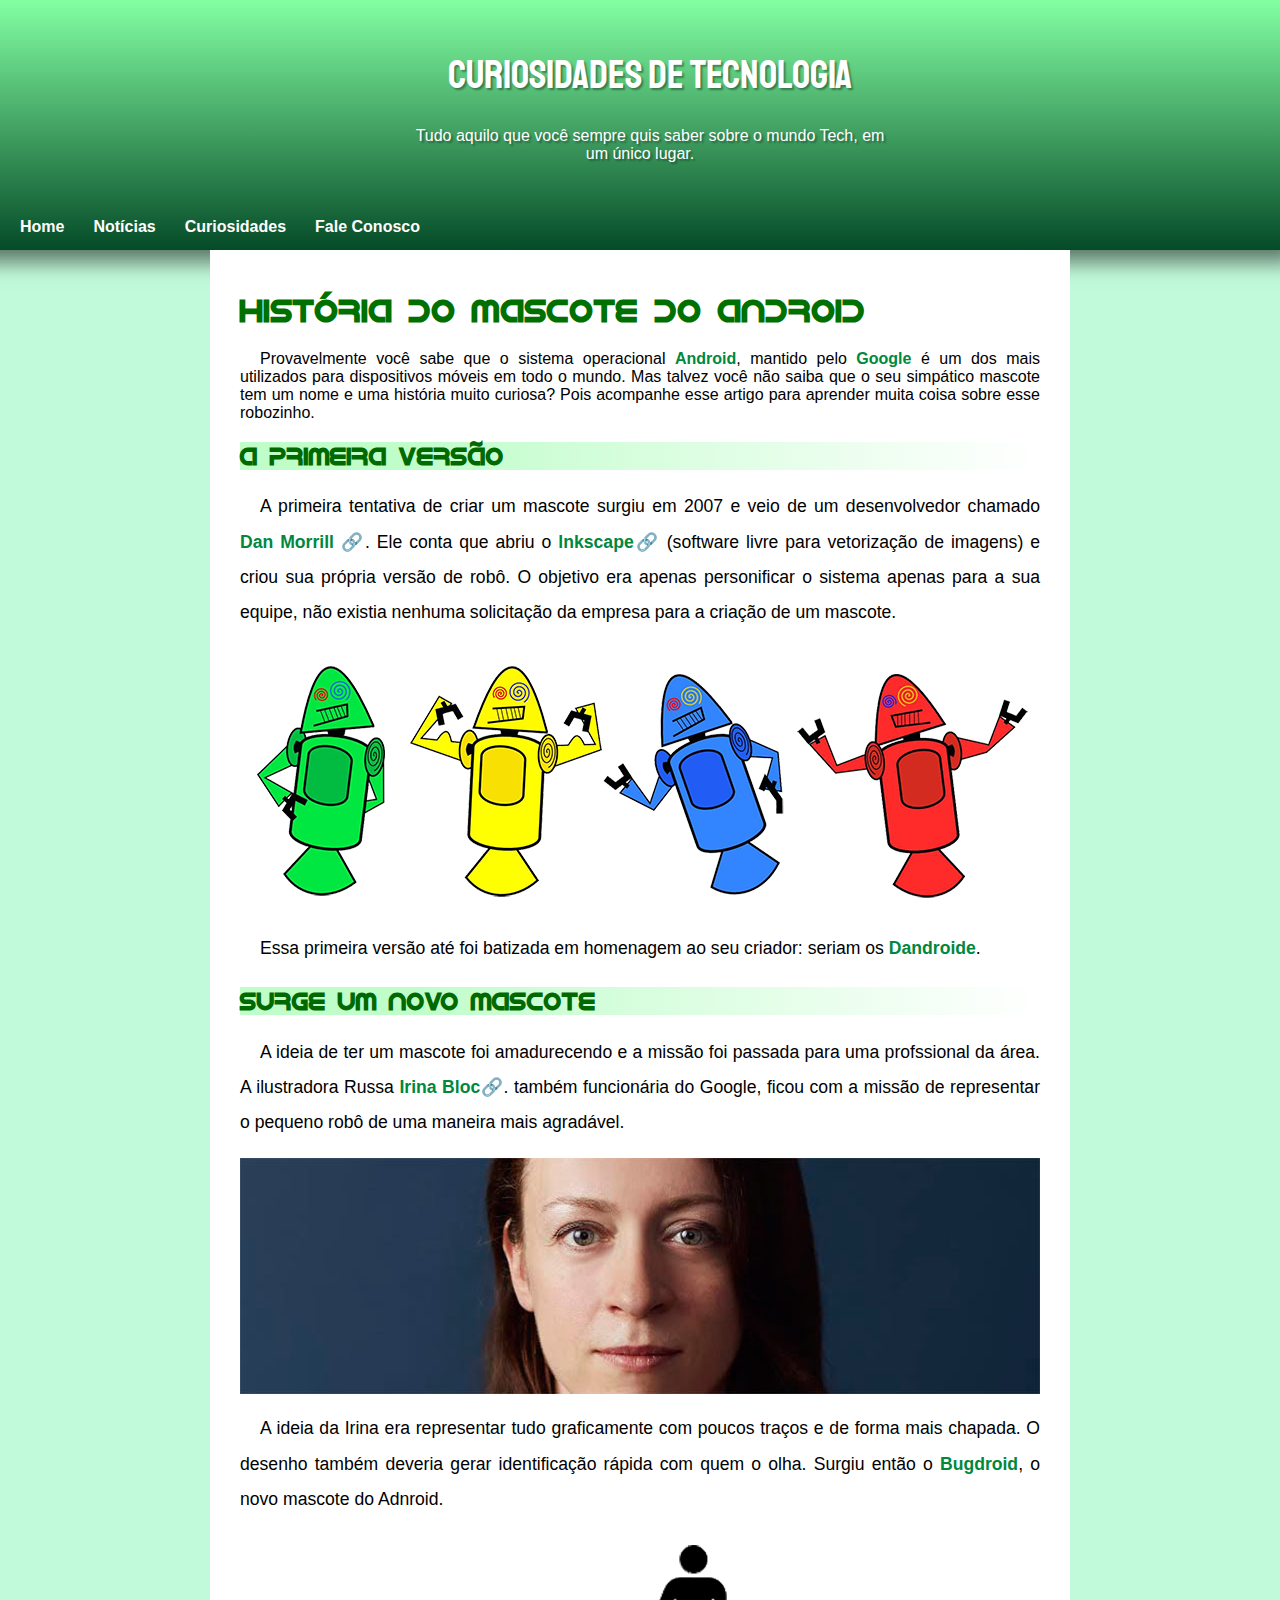
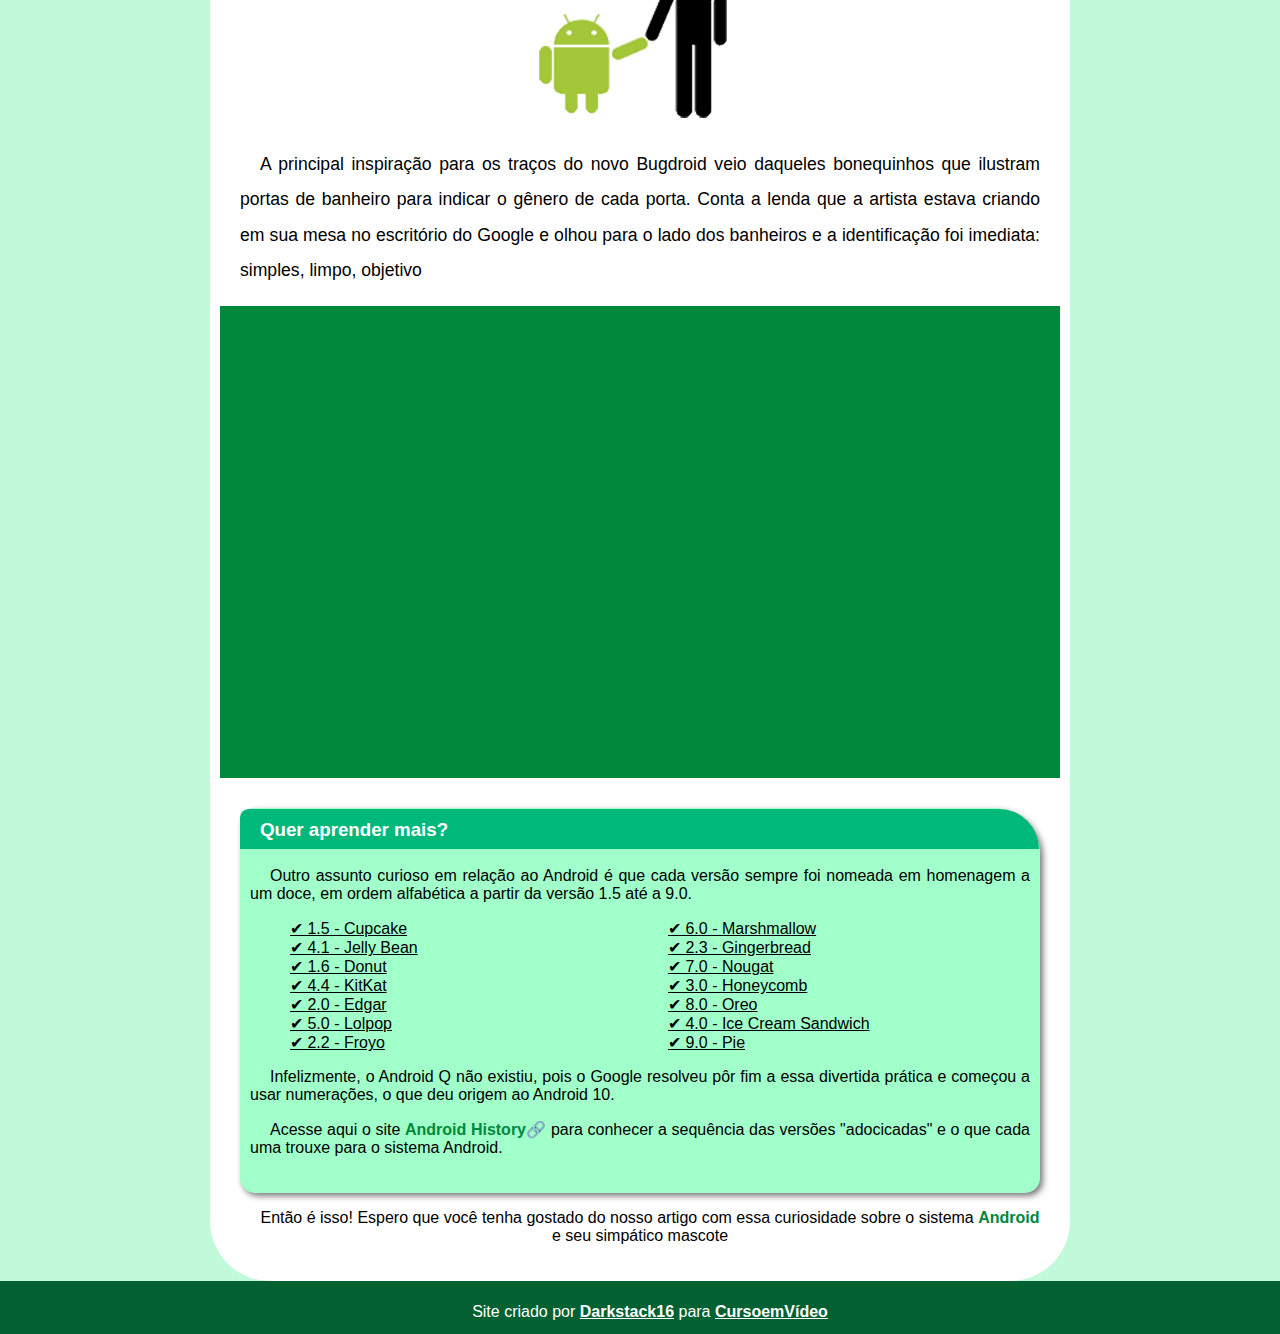
<file: 1#_projeto_android/index.html>
<!DOCTYPE html>
<html lang="pt-br">
<head>
    <meta charset="UTF-8">
    <meta http-equiv="X-UA-Compatible" content="IE=edge">
    <meta name="viewport" content="width=device-width, initial-scale=1.0">
    <title>Curiosidades de Tecnologia</title>
    <link rel="shortcut icon" href="imagens/favicon.ico" type="image/x-icon">
    <link rel="stylesheet" href="style.css">

</head>
<body>
    <header>
        <h1 id="inicio">CURIOSIDADES DE TECNOLOGIA</h1>

        <p id="main">Tudo aquilo que você sempre quis saber sobre o mundo Tech, em um único lugar.</p>

        <nav>
            <a href="#" target="_self" rel="next">Home</a>
            <a href="#" target="_self" rel="next">Notícias</a>
            <a href="#" target="_self" rel="next">Curiosidades</a>
            <a href="#" target="_self" rel="next">Fale Conosco</a>
        </nav>
    </header>
    <section id = "corpo">
        <main>
            <h1 id="titulo">HISTÓRIA DO MASCOTE DO ANDROID</h1>
            <P>Provavelmente você sabe que o sistema operacional <span>Android</span>, mantido pelo <span>Google</span> é um dos mais utilizados para dispositivos móveis em todo o mundo. Mas talvez você não saiba que o seu simpático mascote tem um nome e uma história muito curiosa? Pois acompanhe esse artigo para aprender muita coisa sobre esse robozinho.</P>
            <article>
                <h2>A PRIMEIRA VERSÃO</h2>
                <p>A primeira tentativa de criar um mascote surgiu em 2007 e veio de um desenvolvedor chamado <a href="#" target="_blank" rel="external">Dan Morrill</a> &#X1F517;. Ele conta que abriu o <a href="#" target="_blank" rel="external">lnkscape</a>&#X1F517;   (software livre para vetorização de imagens) e criou sua própria versão de robô. O objetivo era apenas personificar o sistema apenas para a sua equipe, não existia nenhuma solicitação da empresa para a criação de um mascote.</p>
                <picture>
                    <source media="(max-width: 832px)" srcset="imagens/dan-droids-pq.png" type="image/png">
                    <img src="imagens/dan-droids.png" alt="Dan-Drois">
                </picture>
                <p>Essa primeira versão até foi batizada em homenagem ao seu criador: seriam os <a href="#" target="_blank" rel="external">Dandroide</a>.</p>
            </article>
            <article>
                <h2>SURGE UM NOVO MASCOTE</h2>
                <p>A ideia de ter um mascote foi amadurecendo e a missão foi passada para uma profssional da área. A ilustradora Russa <a href="http://" target="_blank" rel="external">Irina Bloc</a>&#X1F517;. também funcionária do Google, ficou com a missão de representar o pequeno robô de uma maneira mais agradável.
                </p>
                <picture>
                    <source media="(min-width: 832px)" srcset="imagens/irina-blok.jpg" type="image/png">
                    <img src="imagens/irina-blok-pq.jpg" alt="Irina Block">
                </picture>
                <p>A ideia da Irina era representar tudo graficamente com poucos traços e de forma mais chapada. O desenho também deveria gerar identificação rápida com quem o olha. Surgiu então o <span>Bugdroid</span>, o novo mascote do Adnroid.</p>
                <img src="imagens/bugdroid.png" alt="Bugdroid">
                <p>A principal inspiração para os traços do novo Bugdroid veio daqueles bonequinhos que ilustram portas de banheiro para indicar o gênero de cada porta. Conta a lenda que a artista estava criando em sua mesa no escritório do Google e olhou para o lado dos banheiros e a identificação foi imediata: simples, limpo, objetivo</p>
            </main>
                <div class="video">
                    <iframe width="560" height="315" src="https://www.youtube.com/embed/l2UDgpLz20M" title="YouTube video player" frameborder="0" allow="accelerometer; autoplay; clipboard-write; encrypted-media; gyroscope; picture-in-picture; web-share" allowfullscreen>
                    </iframe>
                </div>
            </article>
        
            <section id="outro">
                <aside>
                    <h3>Quer aprender mais?</h3>
                    <p>Outro assunto curioso em relação ao Android é que cada versão sempre foi nomeada em homenagem a um doce, em ordem alfabética a partir da versão 1.5 até a 9.0.</p>
                    <ul type="none">
                        <li>&#x2714; 1.5 - Cupcake</li> 
                        <li>&#x2714; 4.1 - Jelly Bean</li>
                        <li>&#x2714; 1.6 - Donut</li> 
                        <li>&#x2714; 4.4 - KitKat</li>
                        <li>&#x2714; 2.0 - Edgar</li> 
                        <li>&#x2714; 5.0 - Lolpop</li>
                        <li>&#x2714; 2.2 - Froyo</li> 
                        <li>&#x2714; 6.0 - Marshmallow</li>
                        <li>&#x2714; 2.3 - Gingerbread</li> 
                        <li>&#x2714; 7.0 - Nougat</li>
                        <li>&#x2714; 3.0 - Honeycomb</li> 
                        <li>&#x2714; 8.0 - Oreo</li>
                        <li>&#x2714; 4.0 - Ice Cream Sandwich</li> <li>&#x2714; 9.0 - Pie</li>
                    </ul>
                    <p>Infelizmente, o Android Q não existiu, pois o Google resolveu pôr fim a essa divertida prática e começou a usar numerações, o que deu origem ao Android 10.</p>
                    <p>Acesse aqui o site <a href="#" target="_blank" rel="external">Android History</a>&#X1F517; para conhecer a sequência das versões "adocicadas" e o que cada uma trouxe para o sistema Android.</p>
                </aside>
                <p id="baip">Então é isso! Espero que você tenha gostado do nosso artigo com essa curiosidade sobre o sistema <span>Android</span> e seu simpático mascote</p>
            </section>
    </section>
    <footer>
        <p>Site criado por <a id="bop" href="https://github.com/Darkstack16/" target="_blank" rel="external">Darkstack16</a> para <a href="https://www.cursoemvideo.com/" target="_blank" rel="external">CursoemVídeo</a></p>
    </footer>
</body>
</html>
</file>
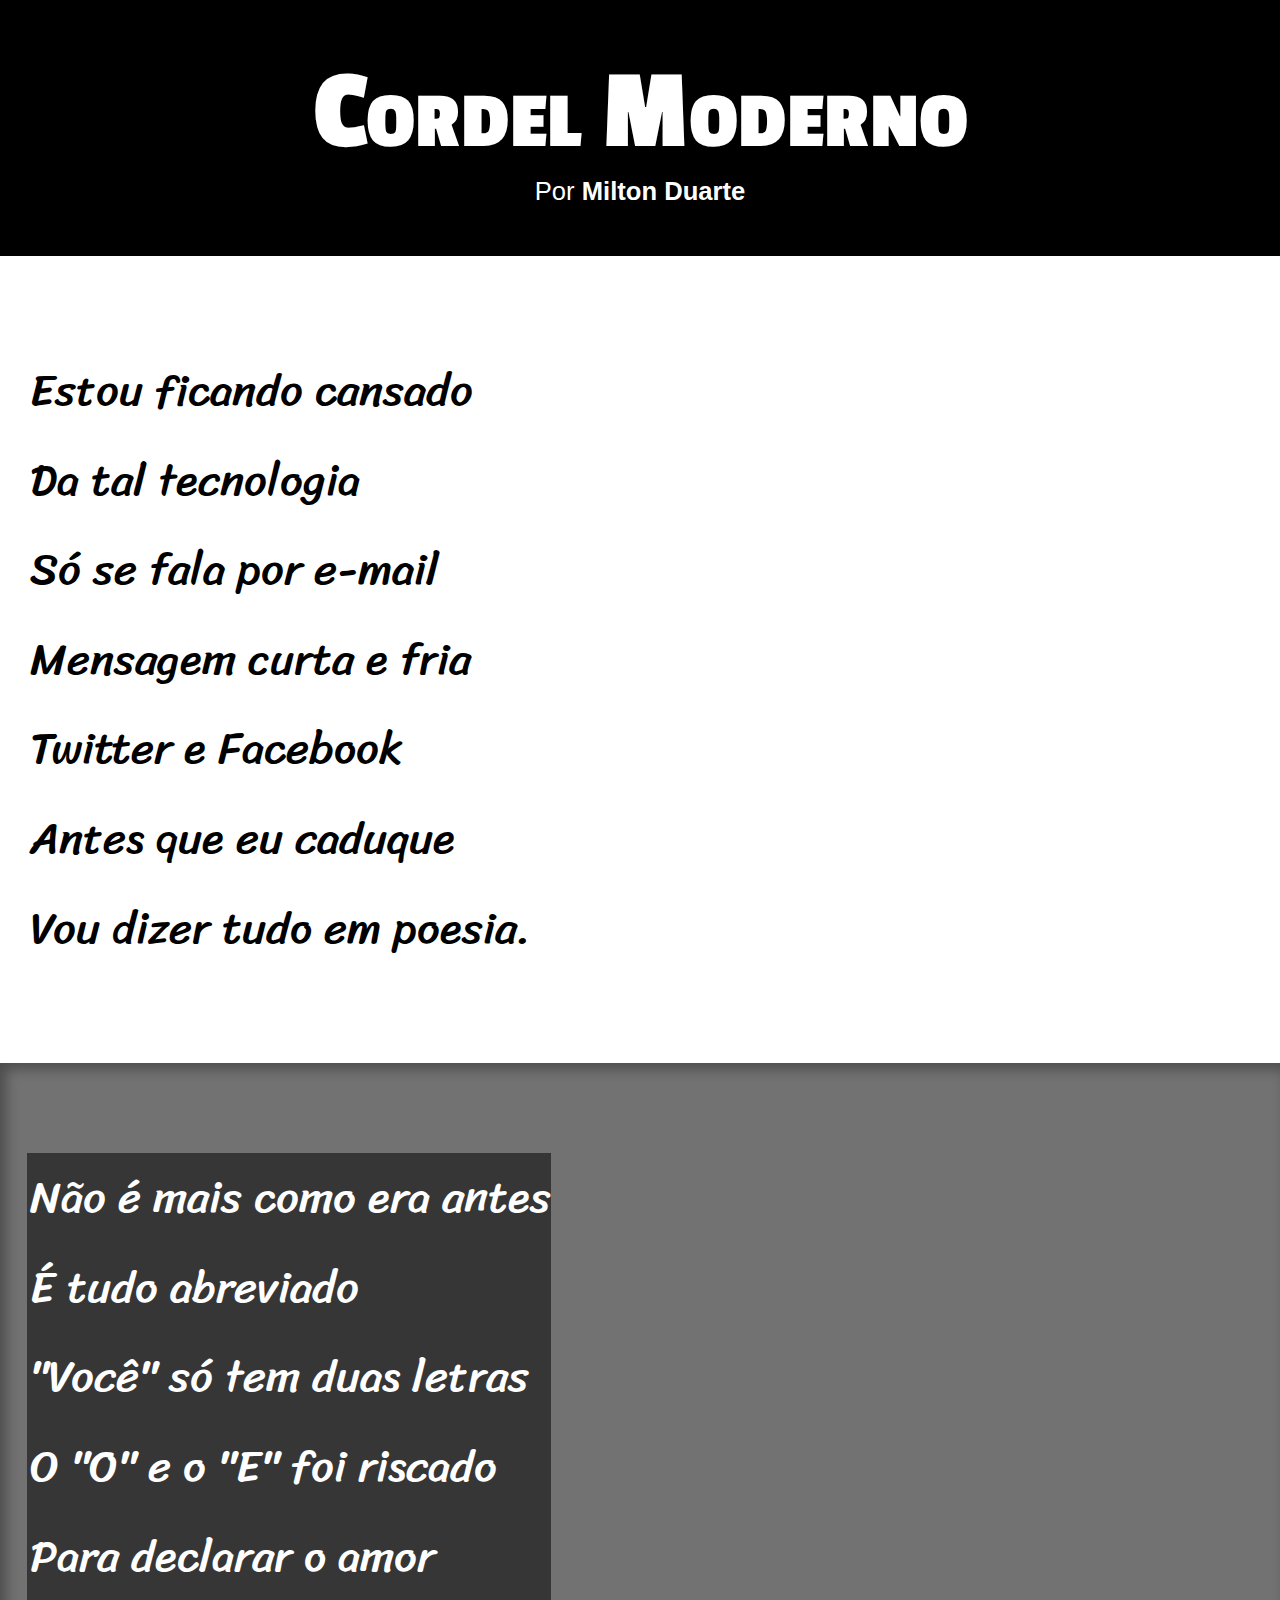
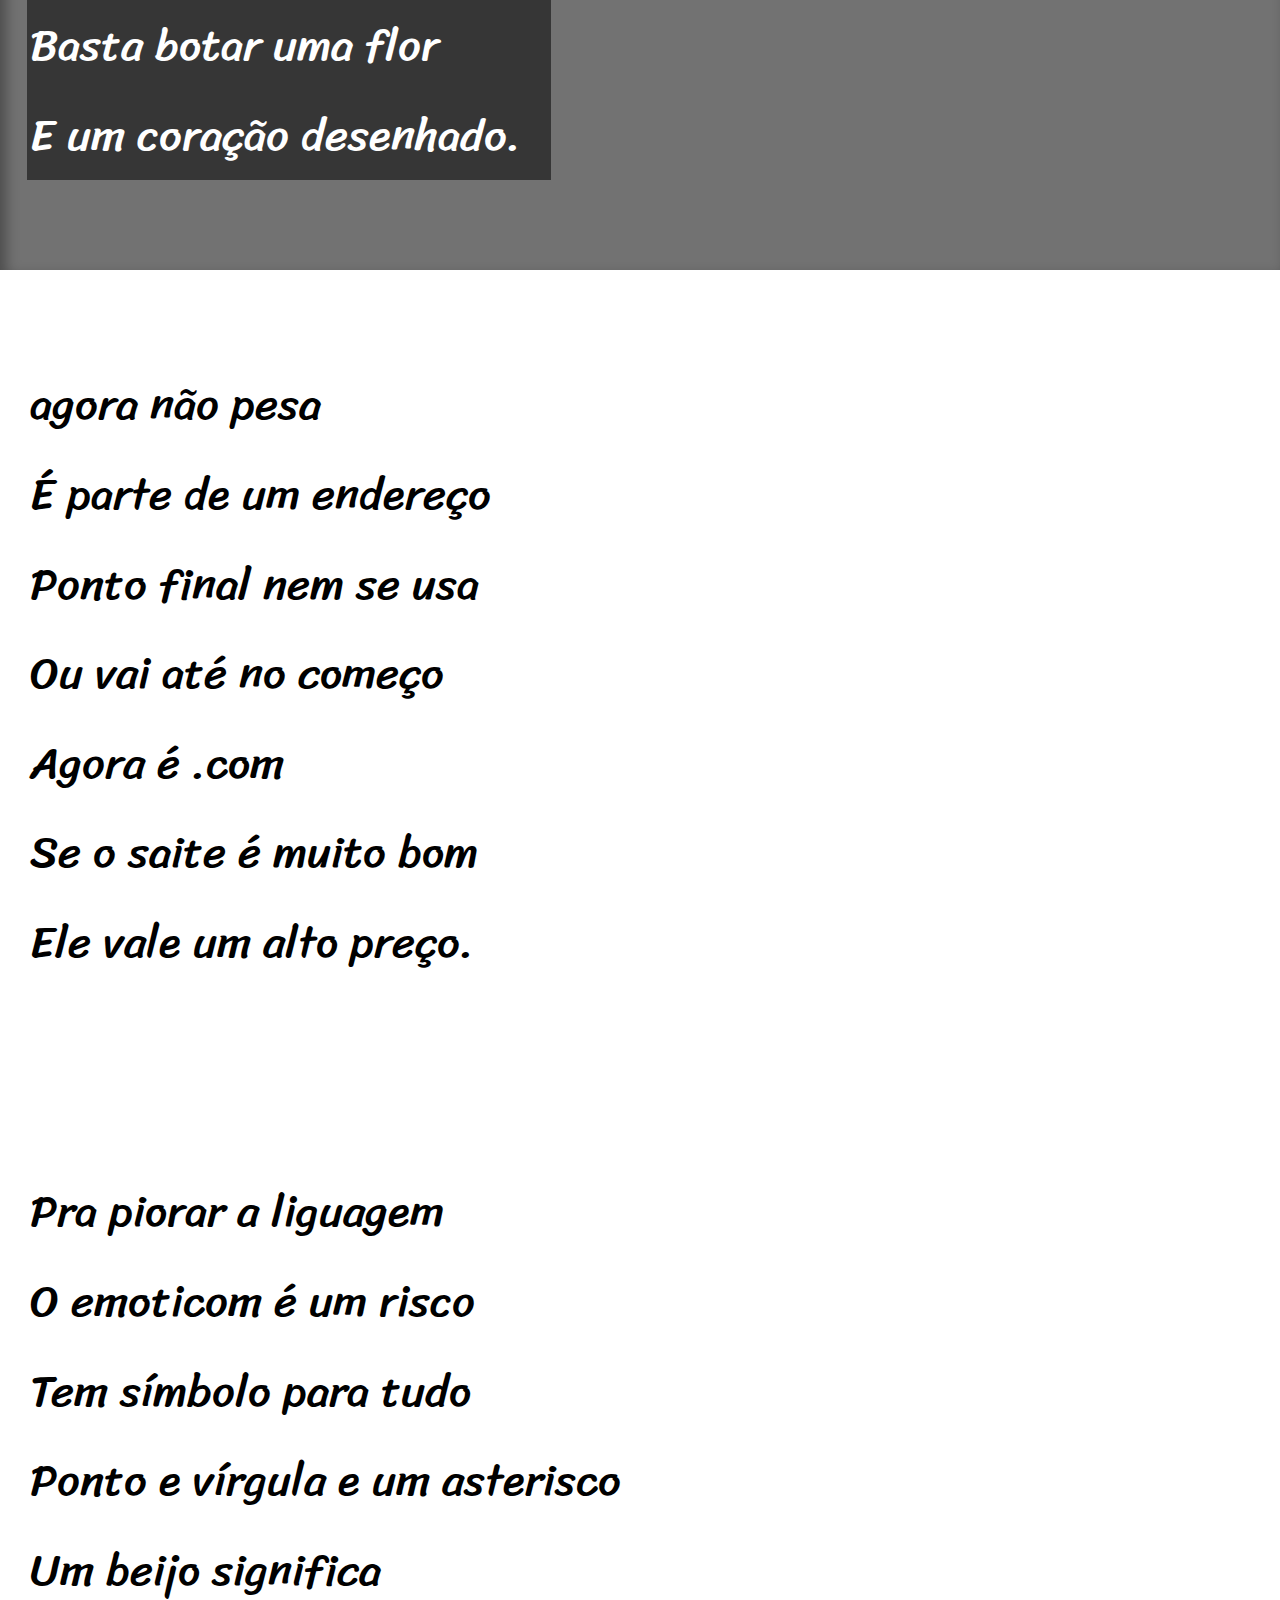
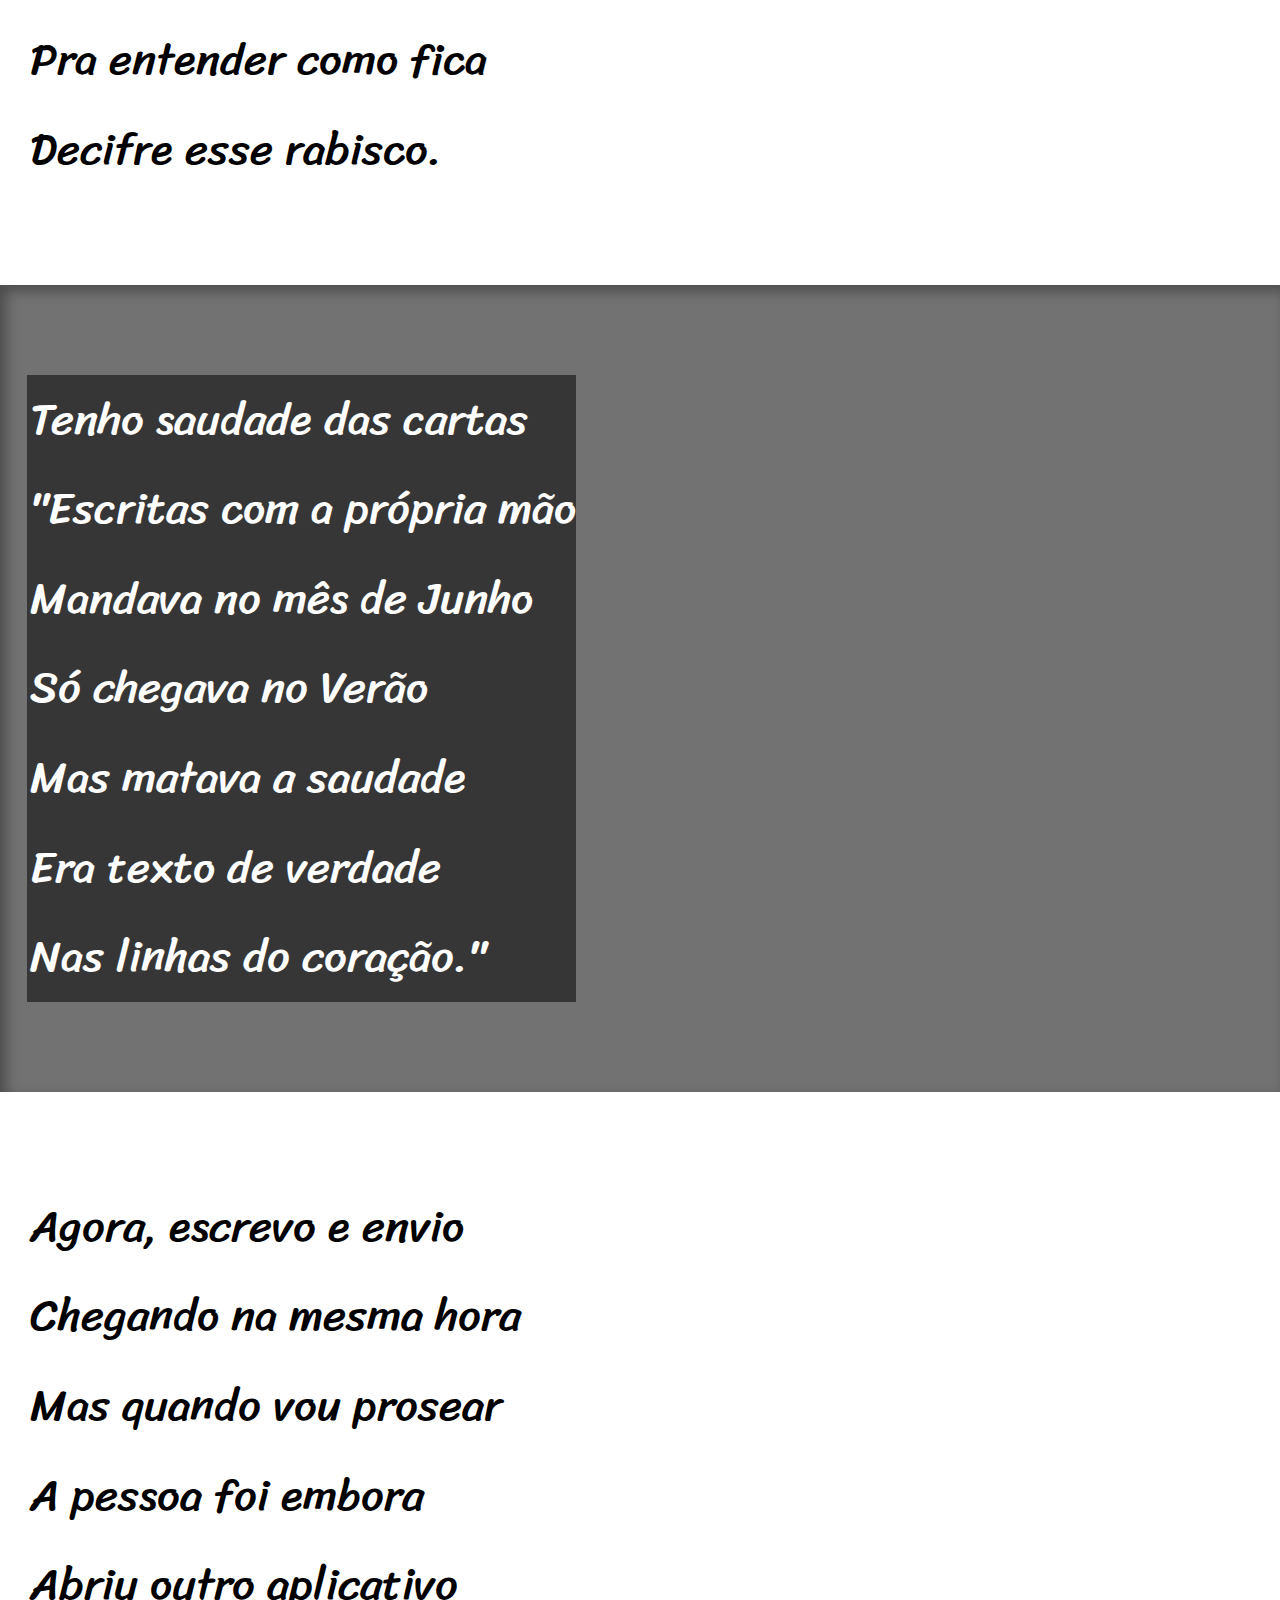
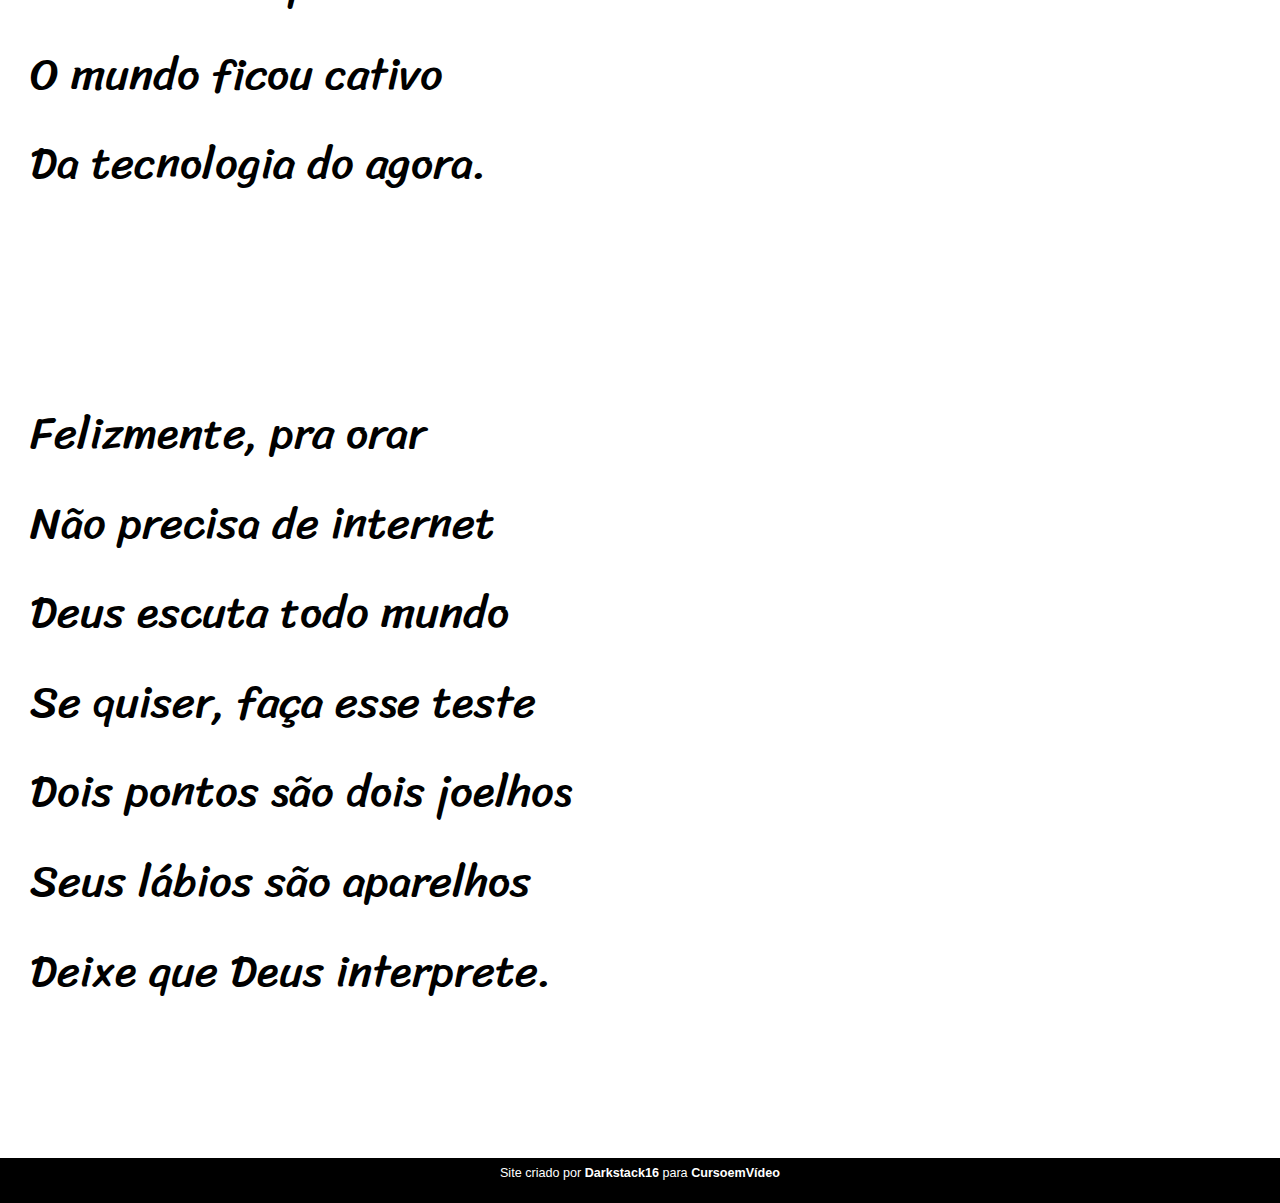
<file: 2#_projeto_cordel/index.html>
<!DOCTYPE html>
<html lang="pt-br">
<head>
    <meta charset="UTF-8">
    <meta http-equiv="X-UA-Compatible" content="IE=edge">
    <meta name="viewport" content="width=device-width, initial-scale=1.0">
    <title>Cordel Moderno</title>
    <link rel="stylesheet" href="style.css">
</head>
<body>
    <header>
        <h1>Cordel Moderno</h1>
        <p>Por<a href="https://www.recantodasletras.com.br/poesias/3186743" target="_blank" rel="external"> Milton Duarte</a></p>
    </header>


    <section id="corpo">
        <section class="normal">
            <p>Estou ficando cansado<br>
            Da tal tecnologia<br>
            Só se fala por e-mail<br>
            Mensagem curta e fria<br>
            Twitter e Facebook<br>
            Antes que eu caduque<br>
            Vou dizer tudo em poesia.</p>
        </section>
        <section class="imagem" id="img01">
            <p>Não é mais como era antes<br>
            É tudo abreviado<br>
            "Você" só tem duas letras<br>
            O "O" e o "E" foi riscado<br>
            Para declarar o amor<br>
            Basta botar uma flor<br>
            E um coração desenhado.</p>
        </section>
        <section class="normal">
            <p> agora não pesa<br>
            É parte de um endereço<br>
            Ponto final nem se usa<br>
            Ou vai até no começo<br>
            Agora é .com<br>
            Se o saite é muito bom<br>
            Ele vale um alto preço.</p>
        </section>
        <section class="normal">
            <p>Pra piorar a liguagem<br>
            O emoticom é um risco<br>
            Tem símbolo para tudo<br>
            Ponto e vírgula e um asterisco<br>
            Um beijo significa<br>
            Pra entender como fica<br>
            Decifre esse rabisco.</p>
        </section>
        <section class="imagem" id="img02">
            <p>Tenho saudade das cartas<br>
            "Escritas com a própria mão<br>
            Mandava no mês de Junho<br>
            Só chegava no Verão<br>
            Mas matava a saudade<br>
            Era texto de verdade<br>
            Nas linhas do coração."</p>
        </section>
        <section class="normal">
            <p>Agora, escrevo e envio<br>
            Chegando na mesma hora<br>
            Mas quando vou prosear<br>
            A pessoa foi embora<br>
            Abriu outro aplicativo<br>
            O mundo ficou cativo<br>
            Da tecnologia do agora.</p>
        </section>
        <section class="normal">
            <p>Felizmente, pra orar<br>
            Não precisa de internet<br>
            Deus escuta todo mundo<br>
            Se quiser, faça esse teste<br>
            Dois pontos são dois joelhos<br>
            Seus lábios são aparelhos<br>
            Deixe que Deus interprete.</p>
        </section>
        <footer>
            <p>Site criado por <a href="https://github.com/Darkstack16/" target="_blank" rel="external">Darkstack16</a> para <a href="https://www.cursoemvideo.com/" target="_blank" rel="external">CursoemVídeo</a></p>
        </footer>
    </section>
</body>
</html>
</file>
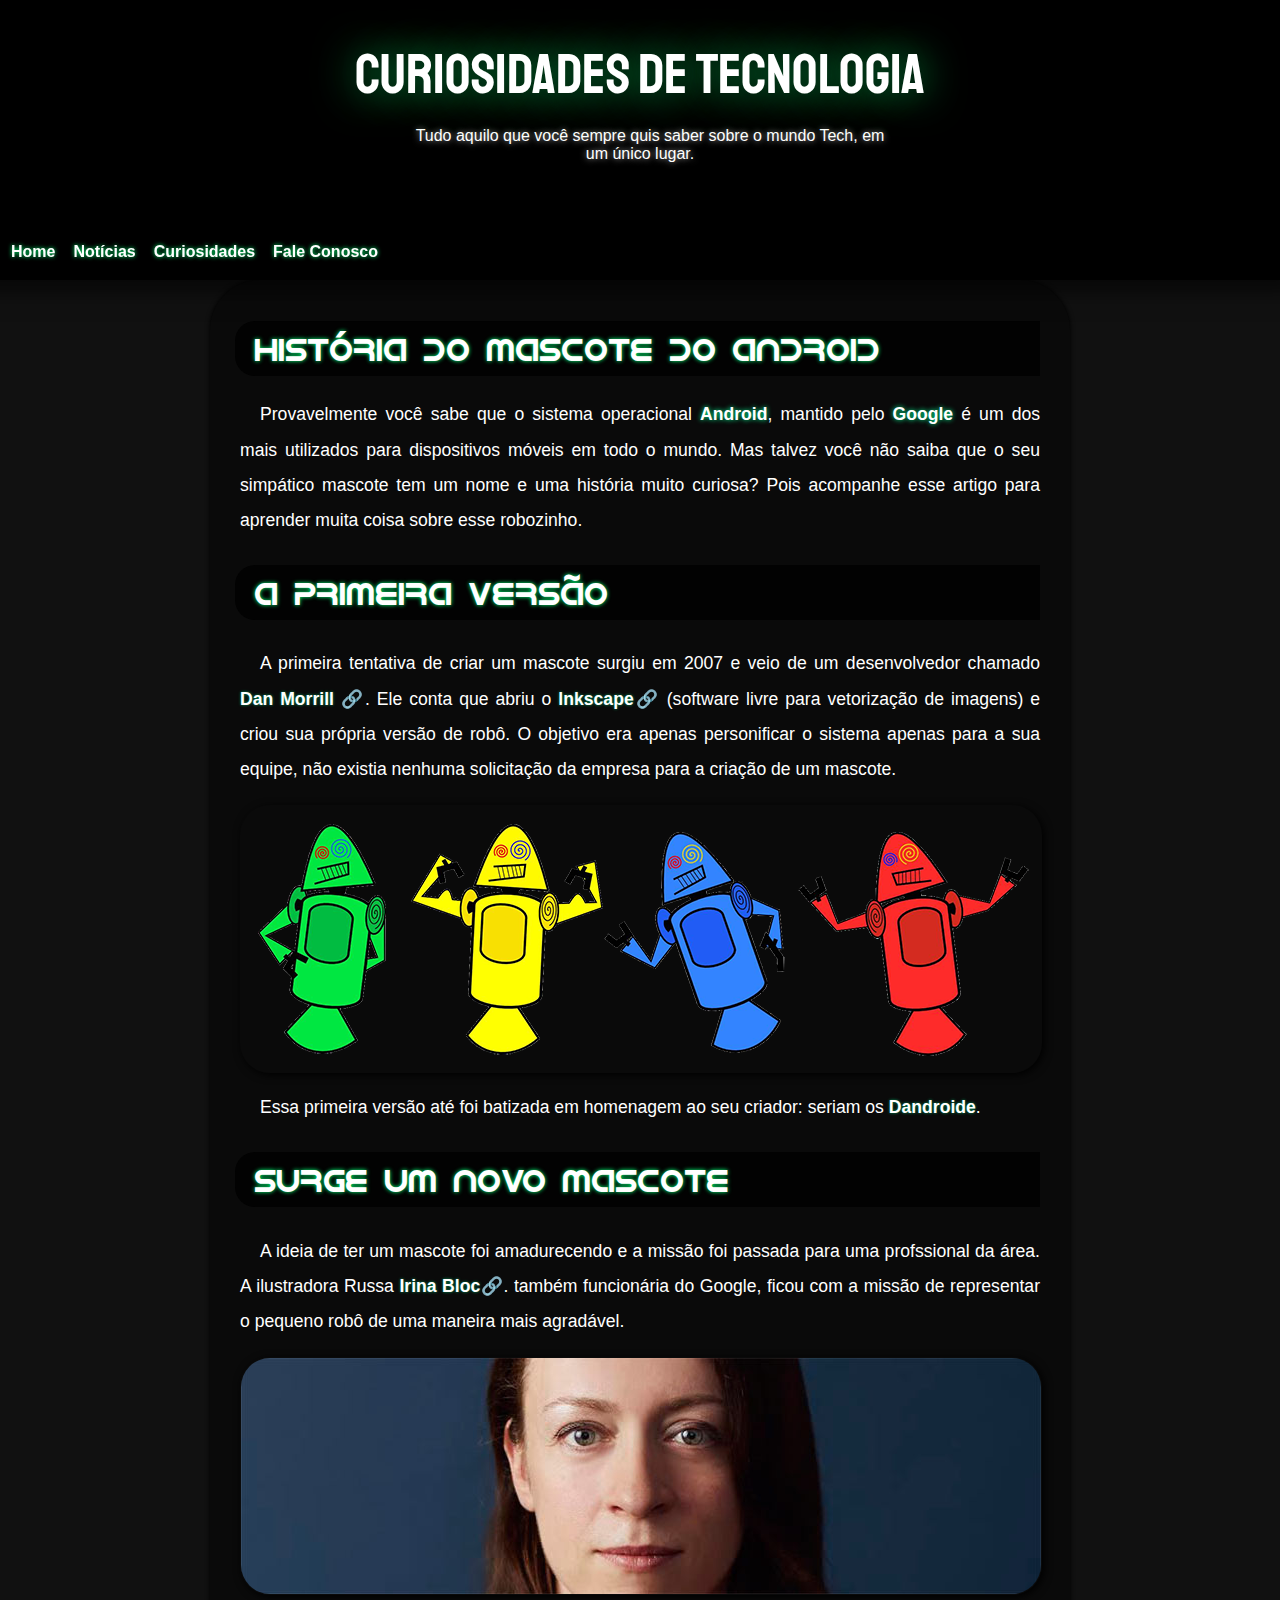
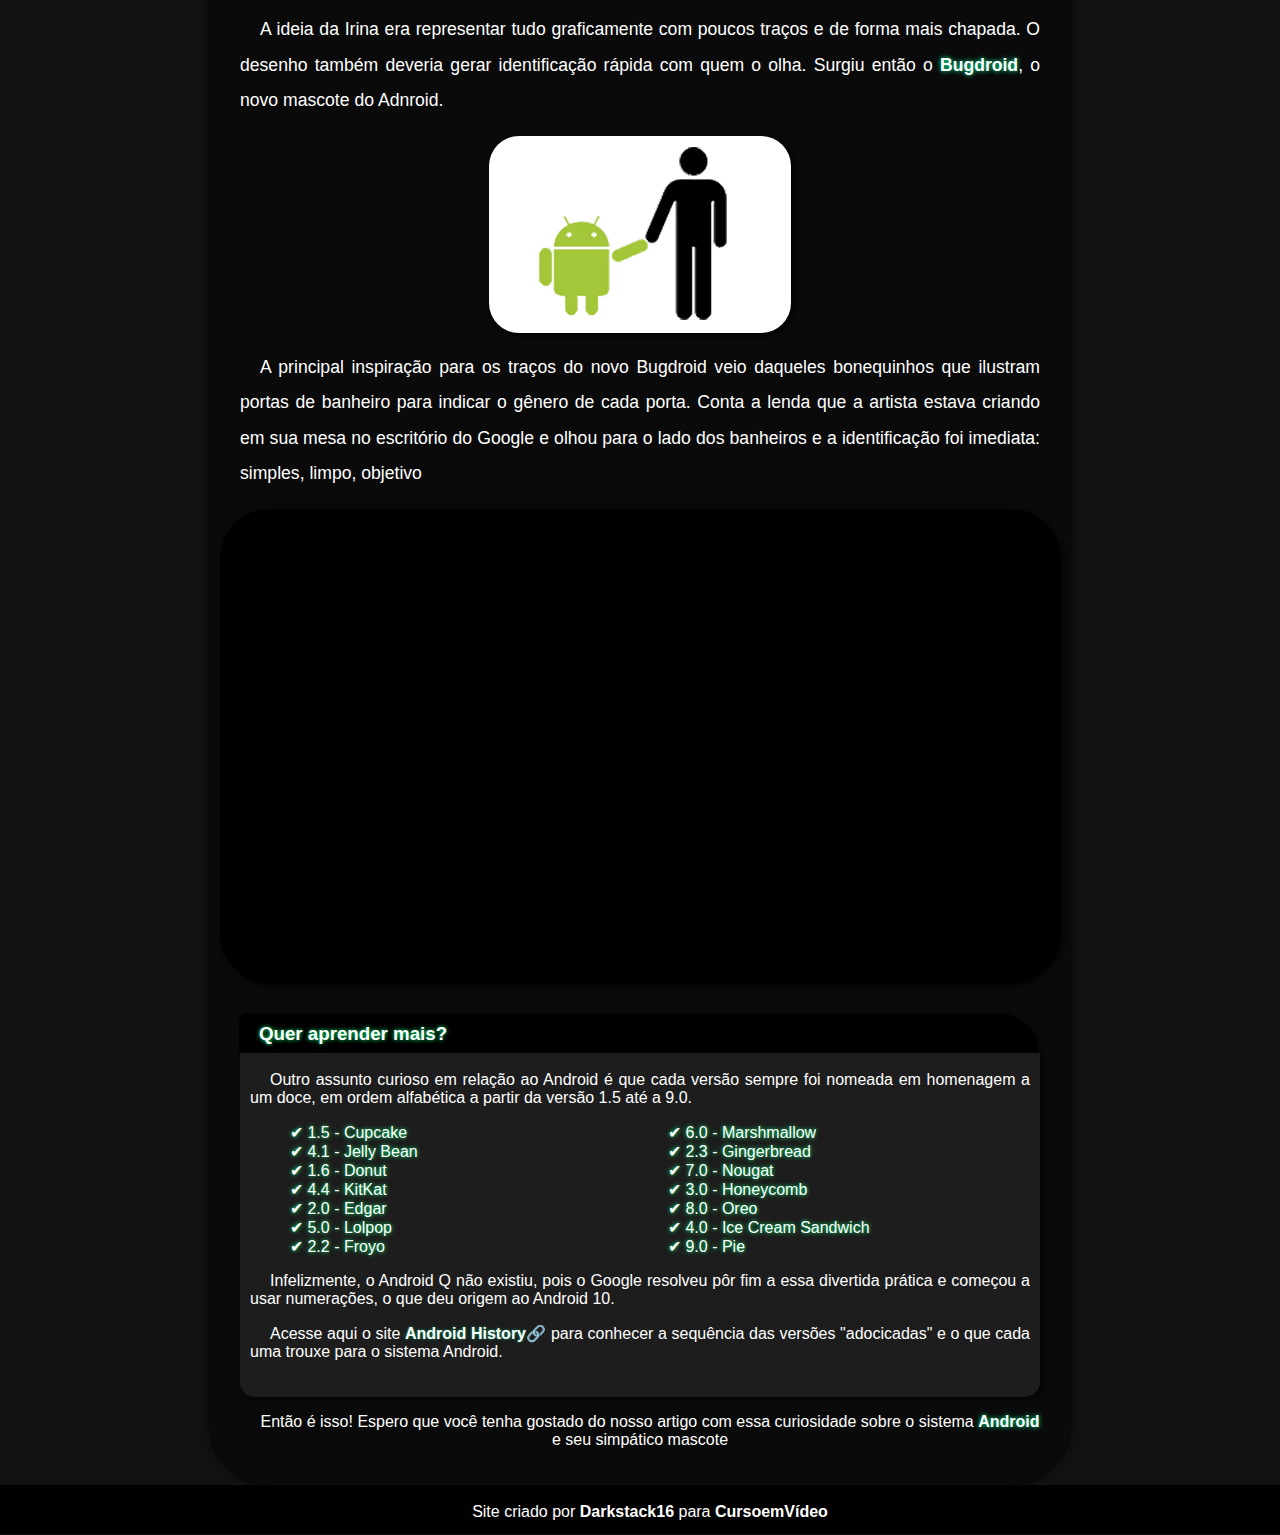
<file: 3#_projeto_android_2.0/index.html>
<!DOCTYPE html>
<html lang="pt-br">
<head>
    <meta charset="UTF-8">
    <meta http-equiv="X-UA-Compatible" content="IE=edge">
    <meta name="viewport" content="width=device-width, initial-scale=1.0">
    <title>Curiosidades de Tecnologia 2.0</title>
    <link rel="shortcut icon" href="imagens/favicon.ico" type="image/x-icon">
    <link rel="stylesheet" href="style.css">

</head>
<body>
    <header>
        <h1 id="inicio">CURIOSIDADES DE TECNOLOGIA</h1>

        <p id="main">Tudo aquilo que você sempre quis saber sobre o mundo Tech, em um único lugar.</p>
    </header>
    <nav class="sticky">
        <a href="#" target="_self" rel="next">Home</a>
        <a href="#" target="_self" rel="next">Notícias</a>
        <a href="#" target="_self" rel="next">Curiosidades</a>
        <a href="#" target="_self" rel="next">Fale Conosco</a>
    </nav>
    <section id = "corpo">
        <main>
            <div class="fundo">
                <h1 id="titulo">HISTÓRIA DO MASCOTE DO ANDROID</h1>
            </div>
            <P>Provavelmente você sabe que o sistema operacional <span>Android</span>, mantido pelo <span>Google</span> é um dos mais utilizados para dispositivos móveis em todo o mundo. Mas talvez você não saiba que o seu simpático mascote tem um nome e uma história muito curiosa? Pois acompanhe esse artigo para aprender muita coisa sobre esse robozinho.</P>
            <article>
                <div class="fundo">
                    <h2>A PRIMEIRA VERSÃO</h2>
                </div>
                <p>A primeira tentativa de criar um mascote surgiu em 2007 e veio de um desenvolvedor chamado <a href="#" target="_blank" rel="external">Dan Morrill</a> &#X1F517;. Ele conta que abriu o <a href="#" target="_blank" rel="external">lnkscape</a>&#X1F517;   (software livre para vetorização de imagens) e criou sua própria versão de robô. O objetivo era apenas personificar o sistema apenas para a sua equipe, não existia nenhuma solicitação da empresa para a criação de um mascote.</p>
                <picture class="bop">
                    <source media="(max-width: 832px)" srcset="imagens/dan-droids-pq.png" type="image/png">
                    <img src="imagens/dan-droids.png" alt="Dan-Drois">
                </picture>
                <p>Essa primeira versão até foi batizada em homenagem ao seu criador: seriam os <a href="#" target="_blank" rel="external">Dandroide</a>.</p>
            </article>
            <article>
                <div class="fundo">
                    <h2>SURGE UM NOVO MASCOTE</h2>
                </div>
                <p>A ideia de ter um mascote foi amadurecendo e a missão foi passada para uma profssional da área. A ilustradora Russa <a href="http://" target="_blank" rel="external">Irina Bloc</a>&#X1F517;. também funcionária do Google, ficou com a missão de representar o pequeno robô de uma maneira mais agradável.
                </p>
                <picture>
                    <source media="(min-width: 832px)" srcset="imagens/irina-blok.jpg" type="image/png">
                    <img src="imagens/irina-blok-pq.jpg" alt="Irina Block">
                </picture>
                <p>A ideia da Irina era representar tudo graficamente com poucos traços e de forma mais chapada. O desenho também deveria gerar identificação rápida com quem o olha. Surgiu então o <span>Bugdroid</span>, o novo mascote do Adnroid.</p>
                <img class="desenho" style="background-color: white;" src="imagens/bugdroid.png" alt="Bugdroid">
                <p>A principal inspiração para os traços do novo Bugdroid veio daqueles bonequinhos que ilustram portas de banheiro para indicar o gênero de cada porta. Conta a lenda que a artista estava criando em sua mesa no escritório do Google e olhou para o lado dos banheiros e a identificação foi imediata: simples, limpo, objetivo</p>
            </main>
                <div class="video">
                    <iframe width="560" height="315" src="https://www.youtube.com/embed/l2UDgpLz20M" title="YouTube video player" frameborder="0" allow="accelerometer; autoplay; clipboard-write; encrypted-media; gyroscope; picture-in-picture; web-share" allowfullscreen>
                    </iframe>
                </div>
            </article>
        
            <section id="outro">
                <aside>
                    <h3>Quer aprender mais?</h3>
                    <p>Outro assunto curioso em relação ao Android é que cada versão sempre foi nomeada em homenagem a um doce, em ordem alfabética a partir da versão 1.5 até a 9.0.</p>
                    <ul type="none">
                        <li>&#x2714; 1.5 - Cupcake</li> 
                        <li>&#x2714; 4.1 - Jelly Bean</li>
                        <li>&#x2714; 1.6 - Donut</li> 
                        <li>&#x2714; 4.4 - KitKat</li>
                        <li>&#x2714; 2.0 - Edgar</li> 
                        <li>&#x2714; 5.0 - Lolpop</li>
                        <li>&#x2714; 2.2 - Froyo</li> 
                        <li>&#x2714; 6.0 - Marshmallow</li>
                        <li>&#x2714; 2.3 - Gingerbread</li> 
                        <li>&#x2714; 7.0 - Nougat</li>
                        <li>&#x2714; 3.0 - Honeycomb</li> 
                        <li>&#x2714; 8.0 - Oreo</li>
                        <li>&#x2714; 4.0 - Ice Cream Sandwich</li> <li>&#x2714; 9.0 - Pie</li>
                    </ul>
                    <p>Infelizmente, o Android Q não existiu, pois o Google resolveu pôr fim a essa divertida prática e começou a usar numerações, o que deu origem ao Android 10.</p>
                    <p>Acesse aqui o site <a href="#" target="_blank" rel="external">Android History</a>&#X1F517; para conhecer a sequência das versões "adocicadas" e o que cada uma trouxe para o sistema Android.</p>
                </aside>
                <p id="baip">Então é isso! Espero que você tenha gostado do nosso artigo com essa curiosidade sobre o sistema <span>Android</span> e seu simpático mascote</p>
            </section>
    </section>
    <footer>
        <p>Site criado por <a id="bop" href="https://github.com/Darkstack16/" target="_blank" rel="external">Darkstack16</a> para <a href="https://www.cursoemvideo.com/" target="_blank" rel="external">CursoemVídeo</a></p>
    </footer>
</body>
</html>
</file>
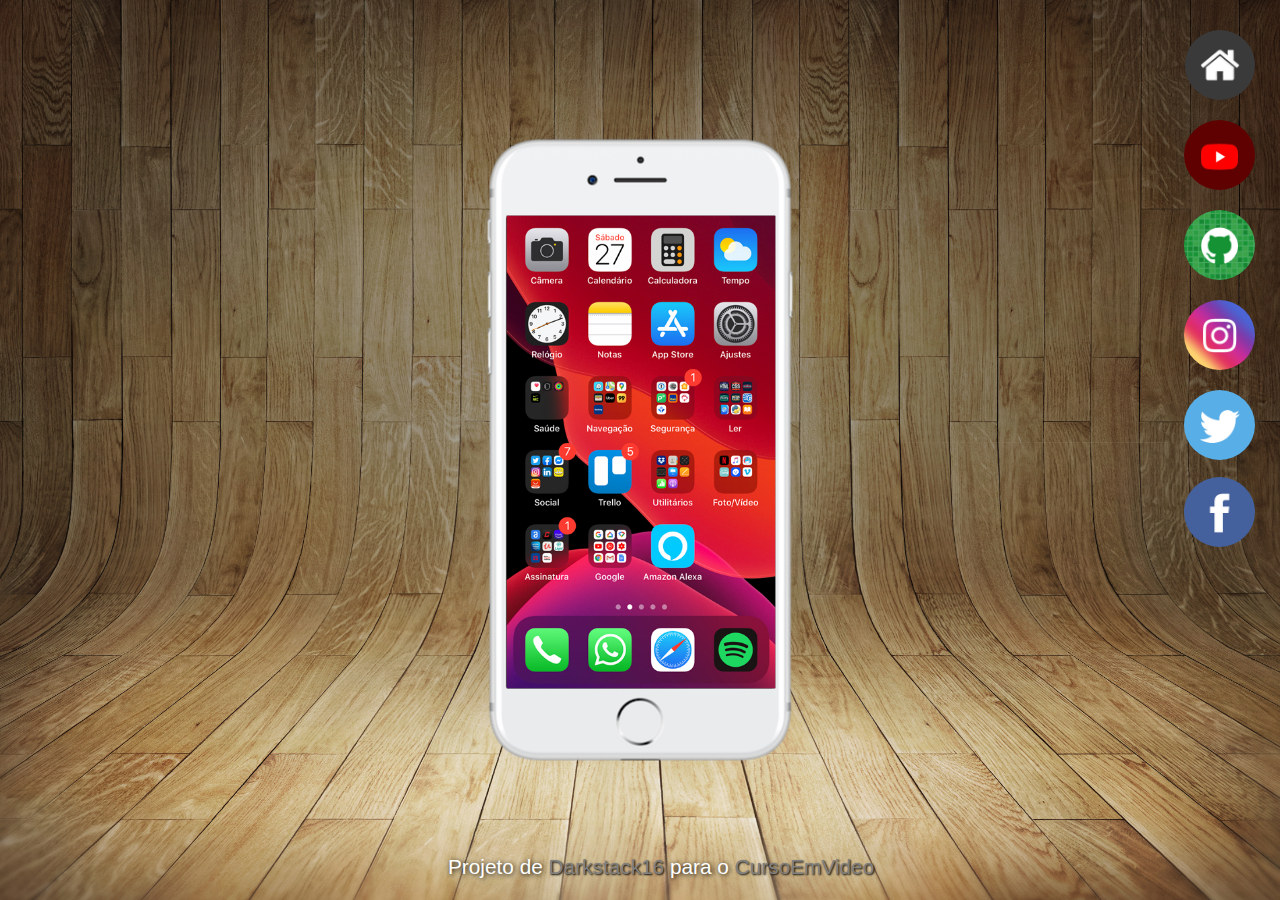
<file: projeto_redesocial/index.html>
<!DOCTYPE html>
<html lang="pt-br">
<head>
    <meta charset="UTF-8">
    <meta http-equiv="X-UA-Compatible" content="IE=edge">
    <meta name="viewport" content="width=device-width, initial-scale=1.0">
    <link rel="shortcut icon" href="favicon.ico" type="image/x-icon">
    <title>Rede Rede Sociais</title>
    <link rel="stylesheet" href="estilos/style.css">
</head>
<body>        
    <main>
        <section id="telefone">
            <iframe src="home.html" name="tela" id="tela" frameborder="0"></iframe>
        </section>

        <section id="rede-sociais">
            <a href="home.html" target="tela">
                <div id="home" class="icone"></div>
            </a>

            <a href="youtube.html" target="tela">
                <div id="youtube" class="icone"></div>
            </a>
            <a href="github.html" target="tela">
                <div id="github" class="icone"></div>
            </a>
            <a href="instagram.html" target="tela">
                <div id="instagram" class="icone"></div>
            </a>
            <a href="twitter.html" target="tela">
                <div id="twitter" class="icone"></div>
            </a>
            <a href="facebook.html" target="tela">
                <div id="facebook" class="icone"></div>
            </a>
        </section>
        <footer>
            <p>Projeto de <a href="https://github.com/Darkstack16">Darkstack16</a> para o <a href="https://github.com/cursoemvideo">CursoEmVideo</a></p>
        </footer>
    </main>
</body>
</html>
</file>
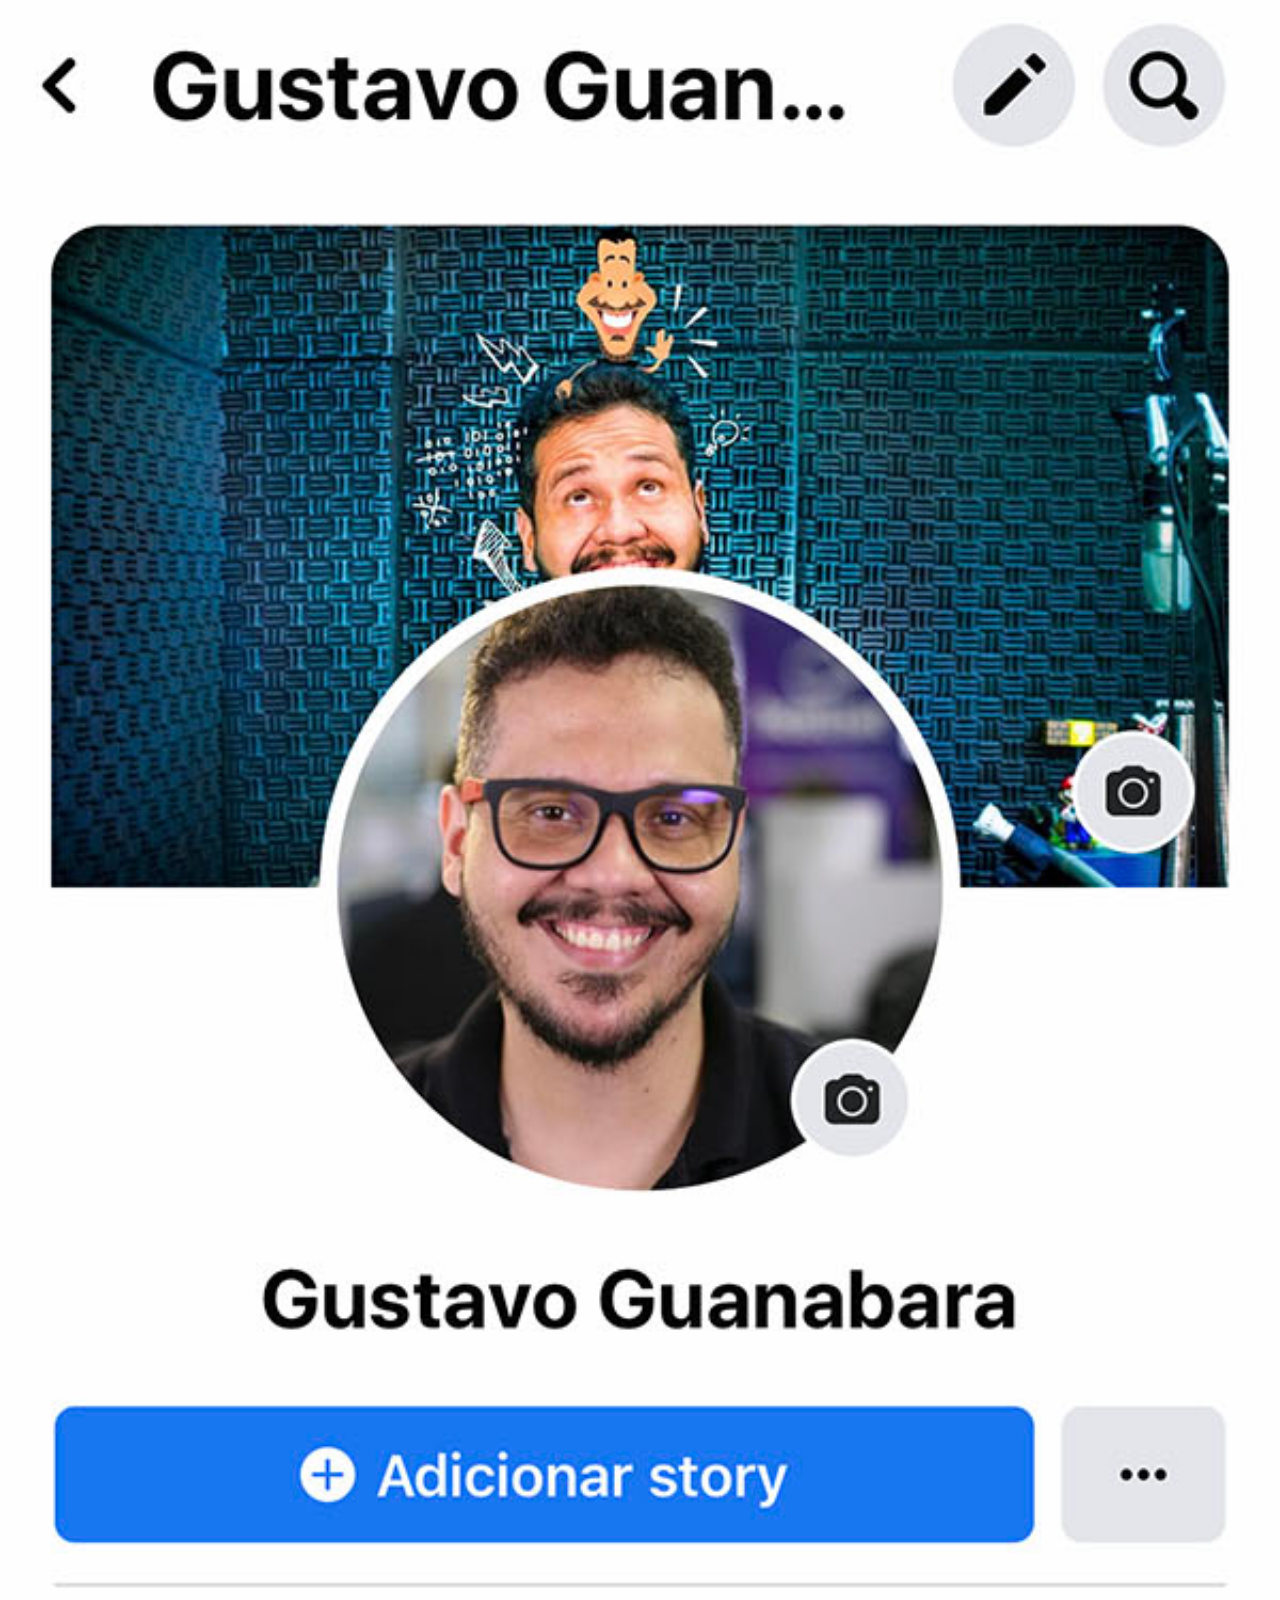
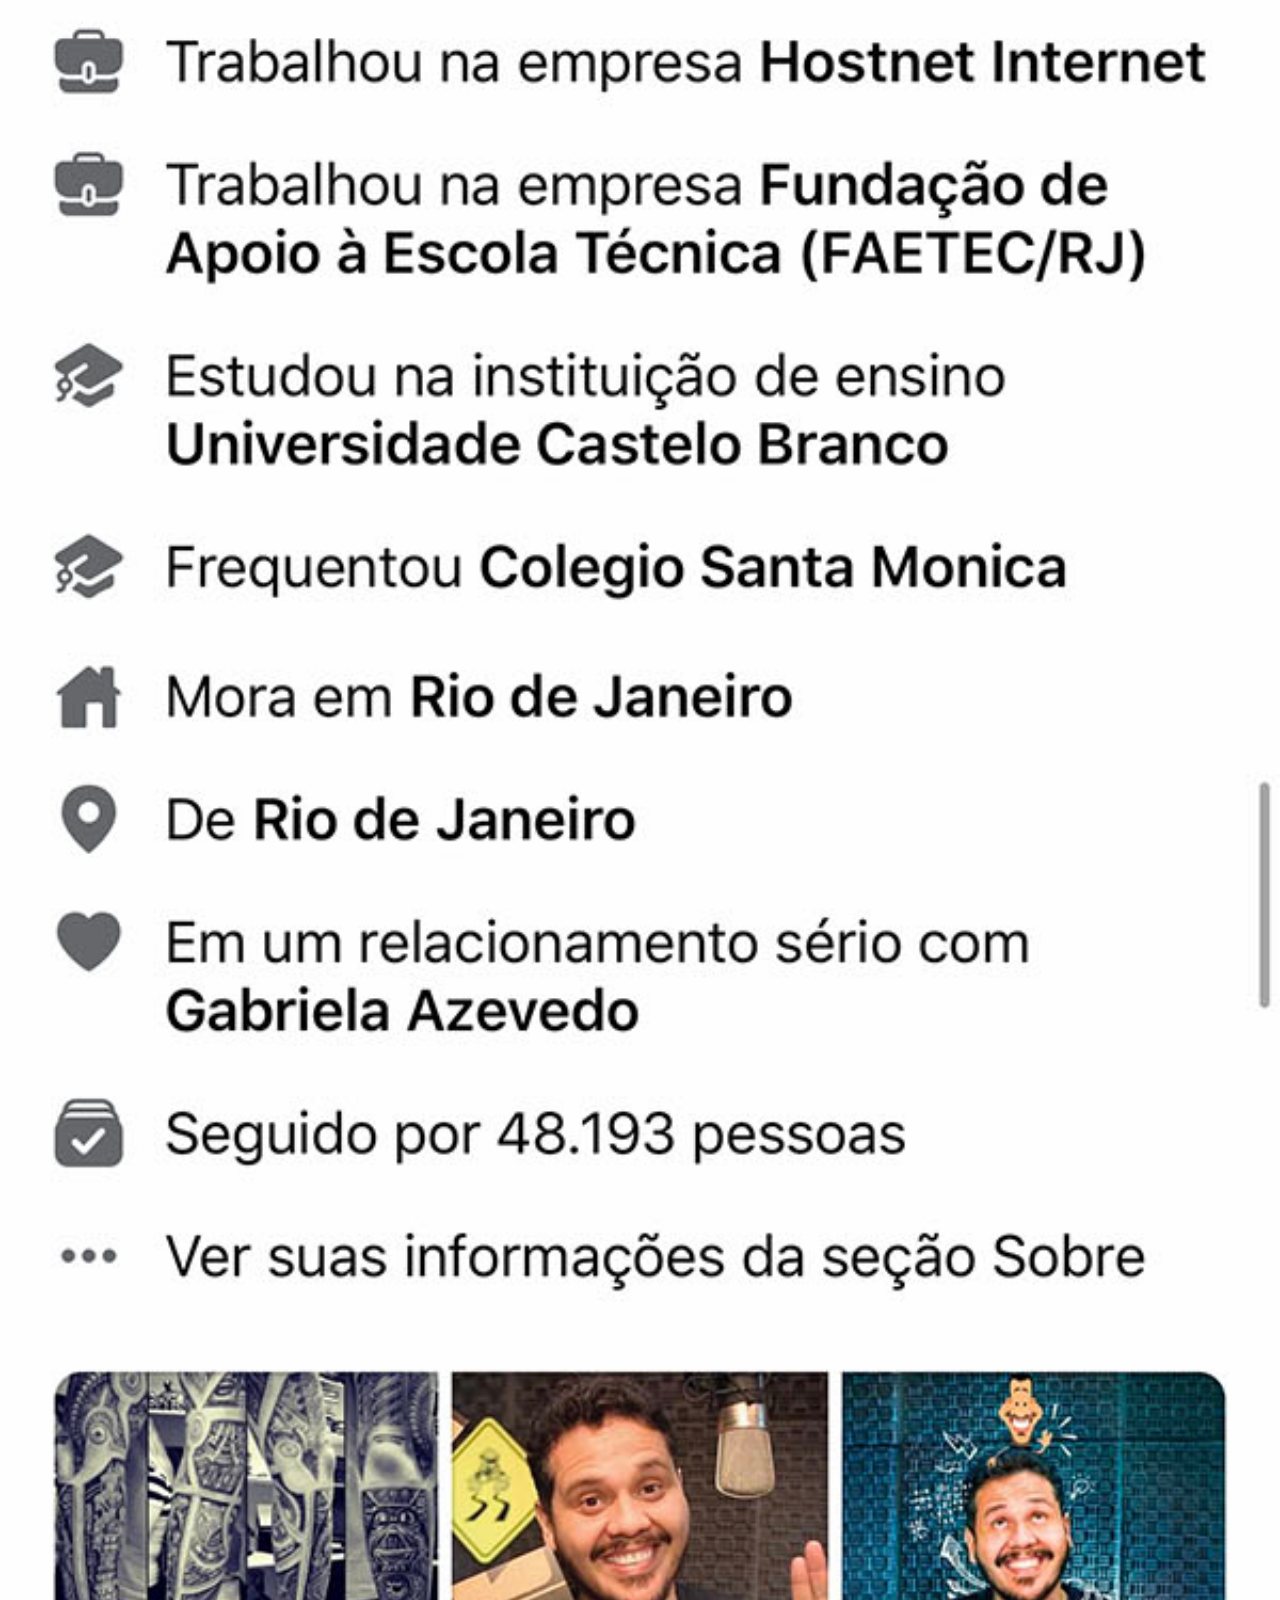
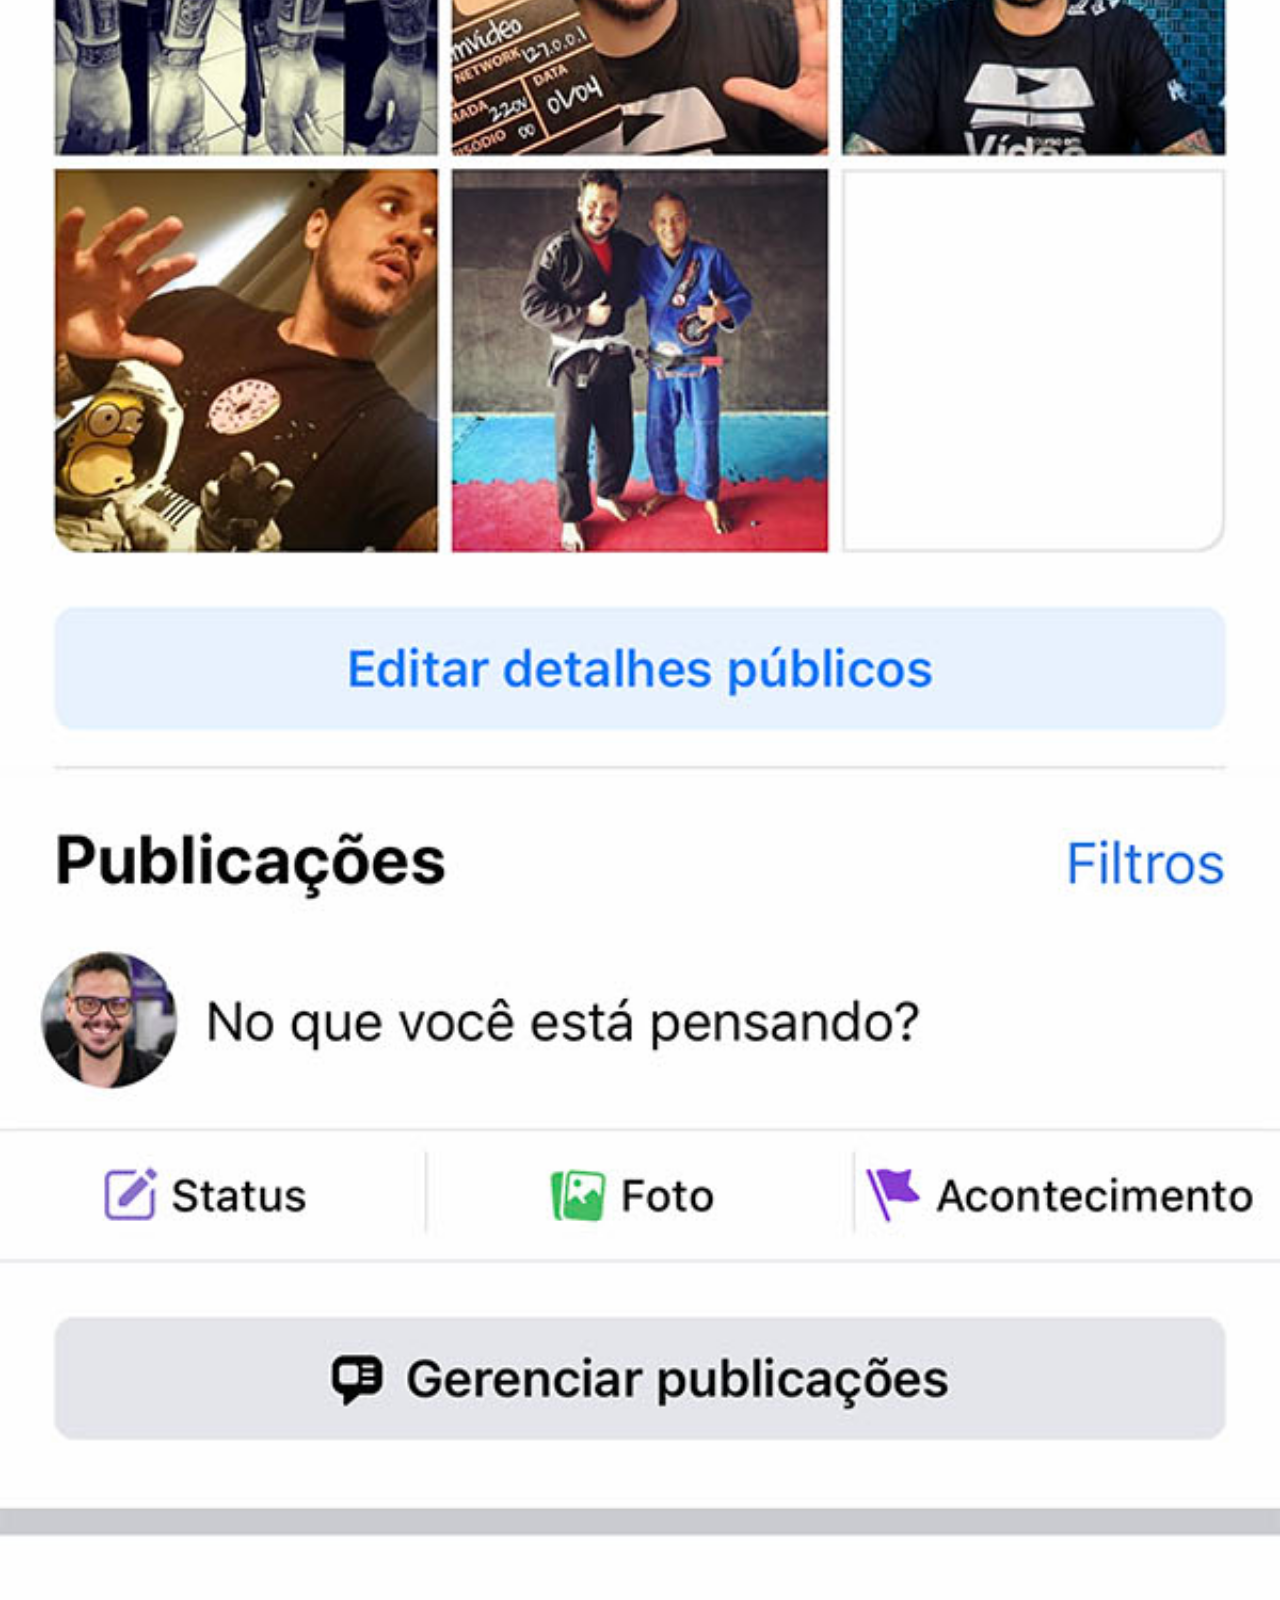
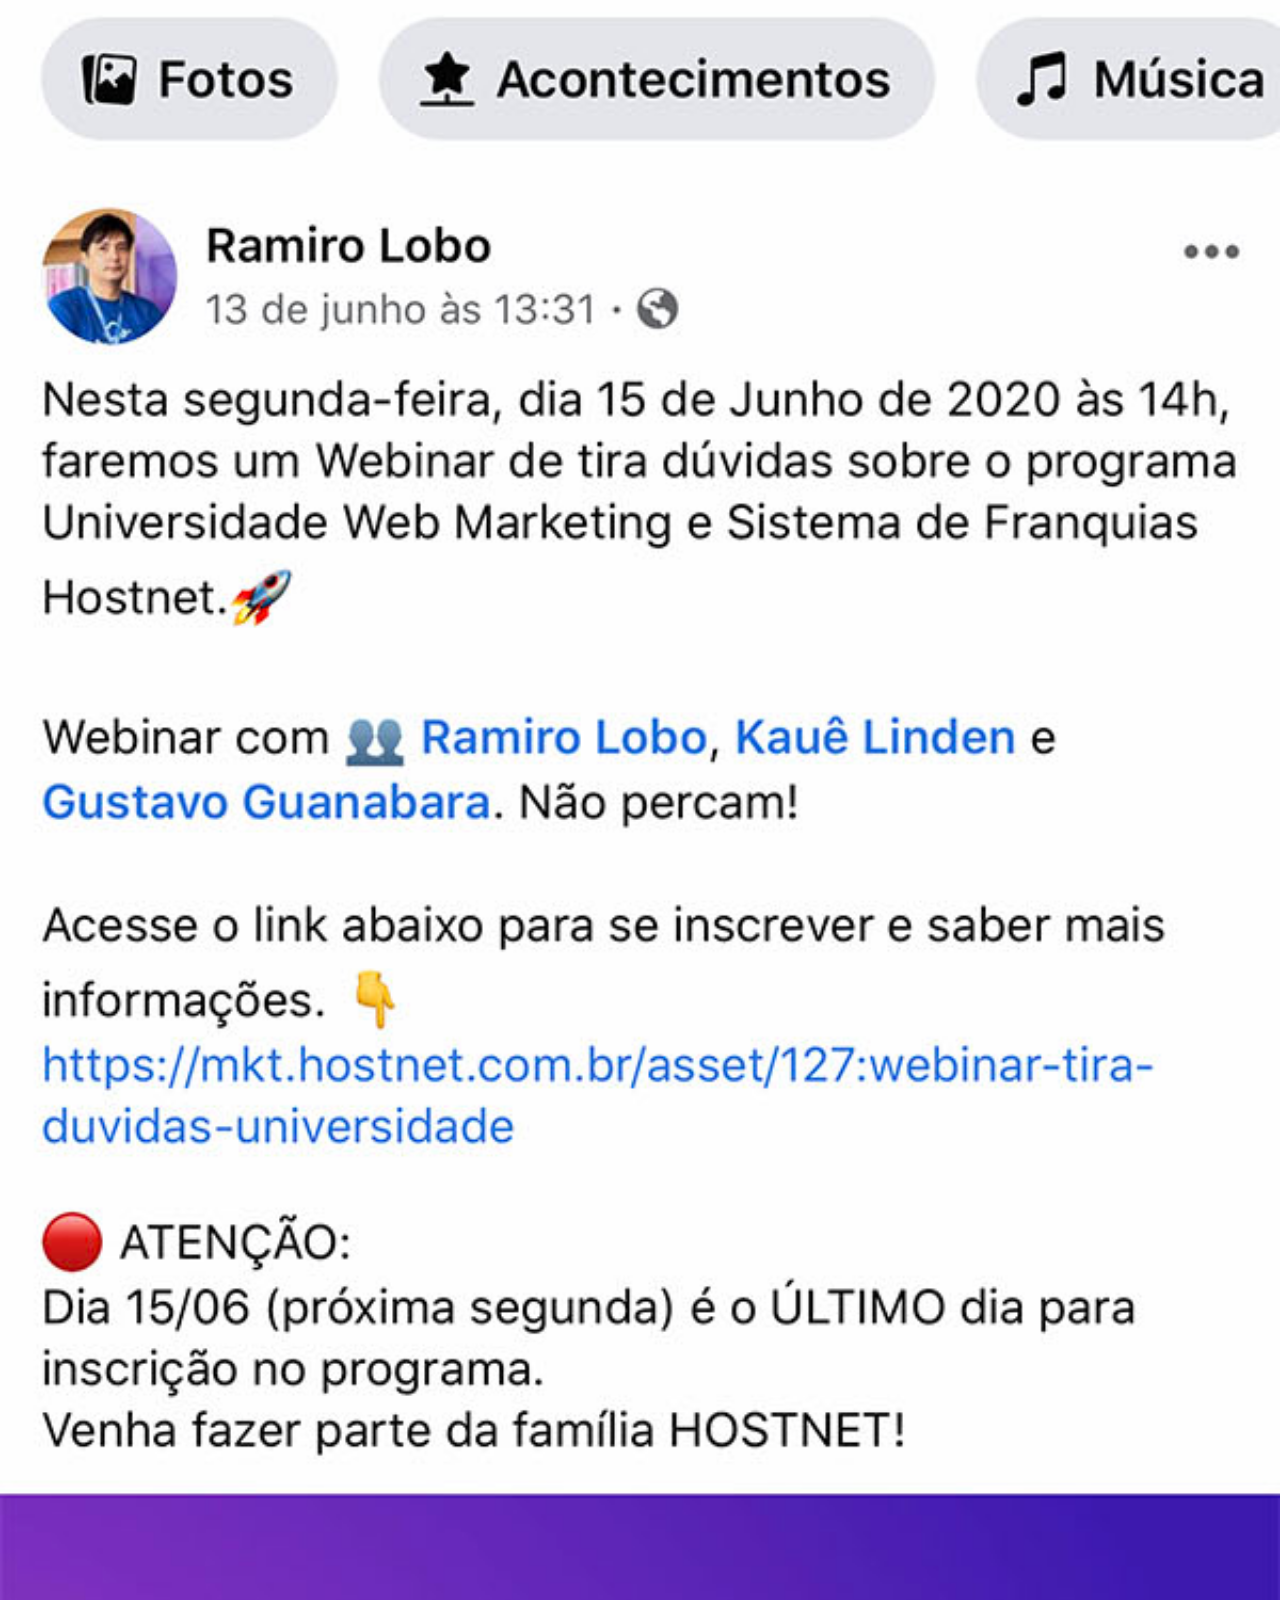
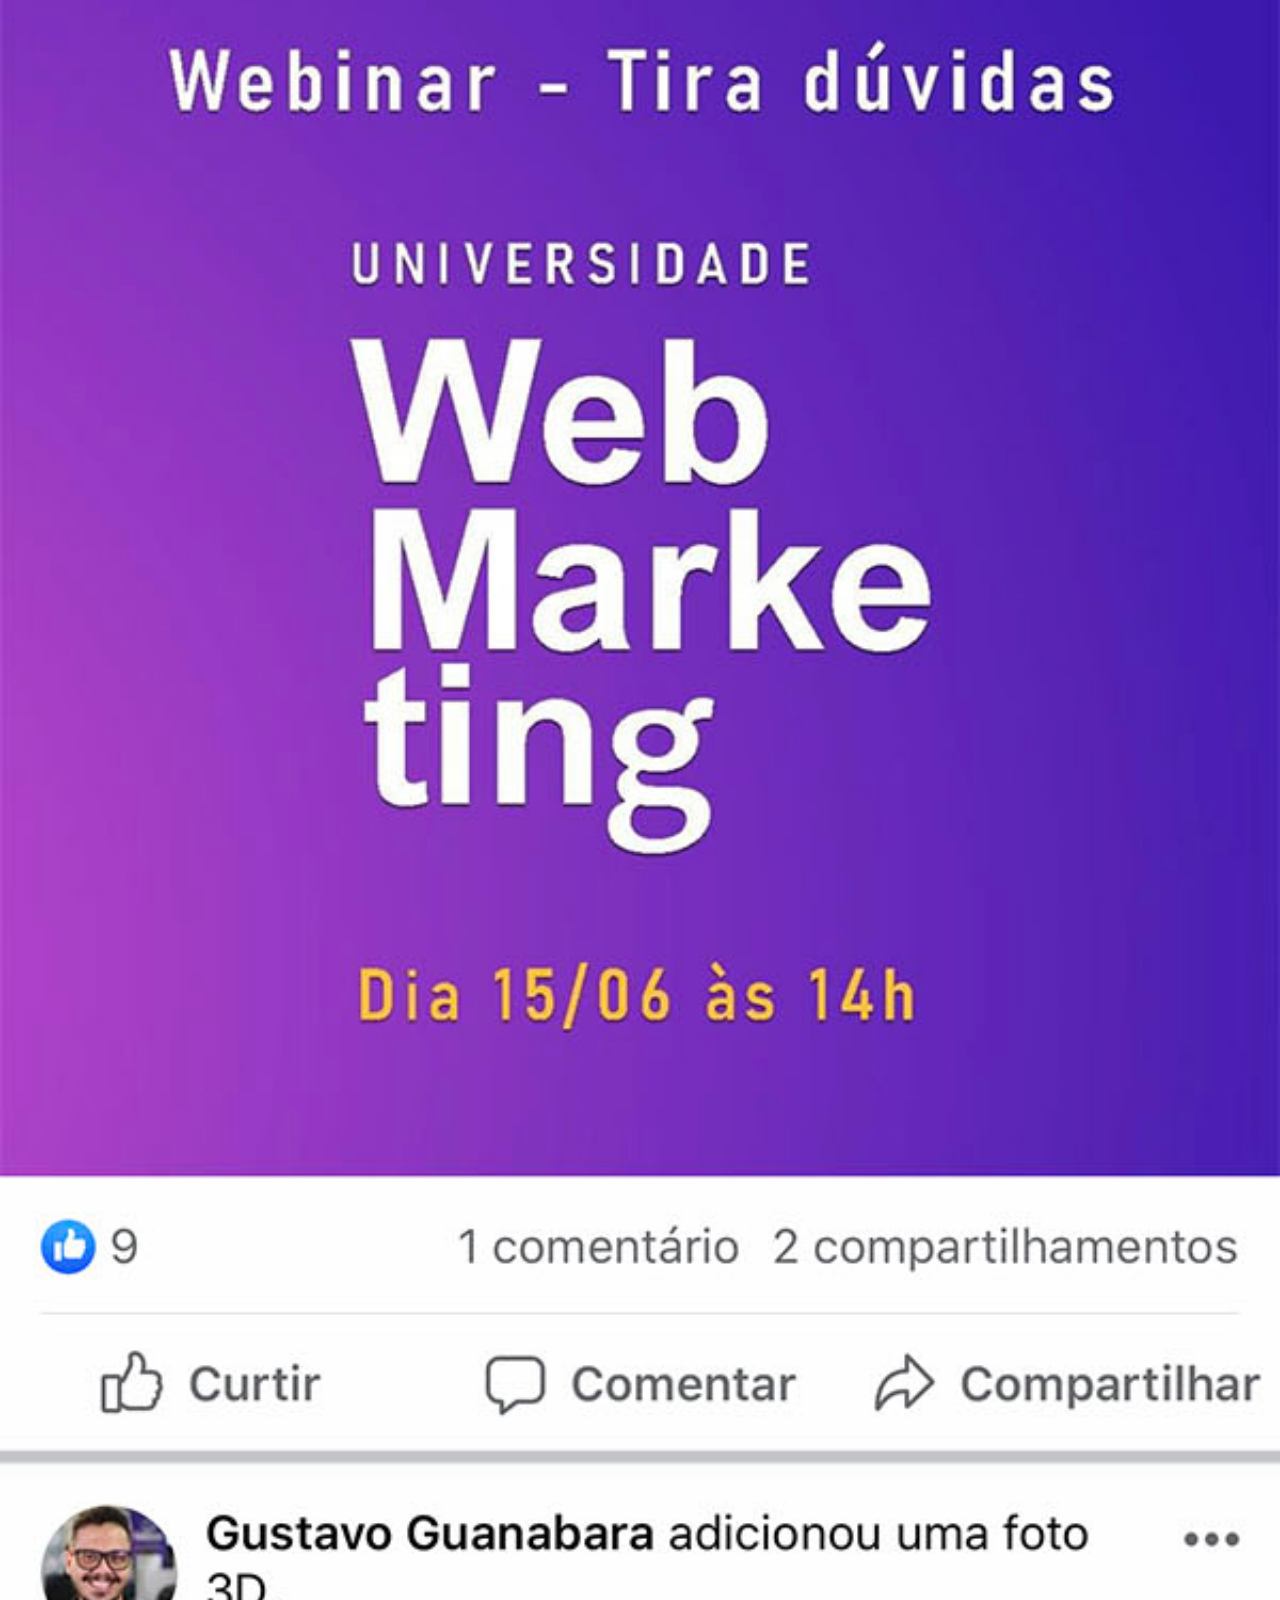
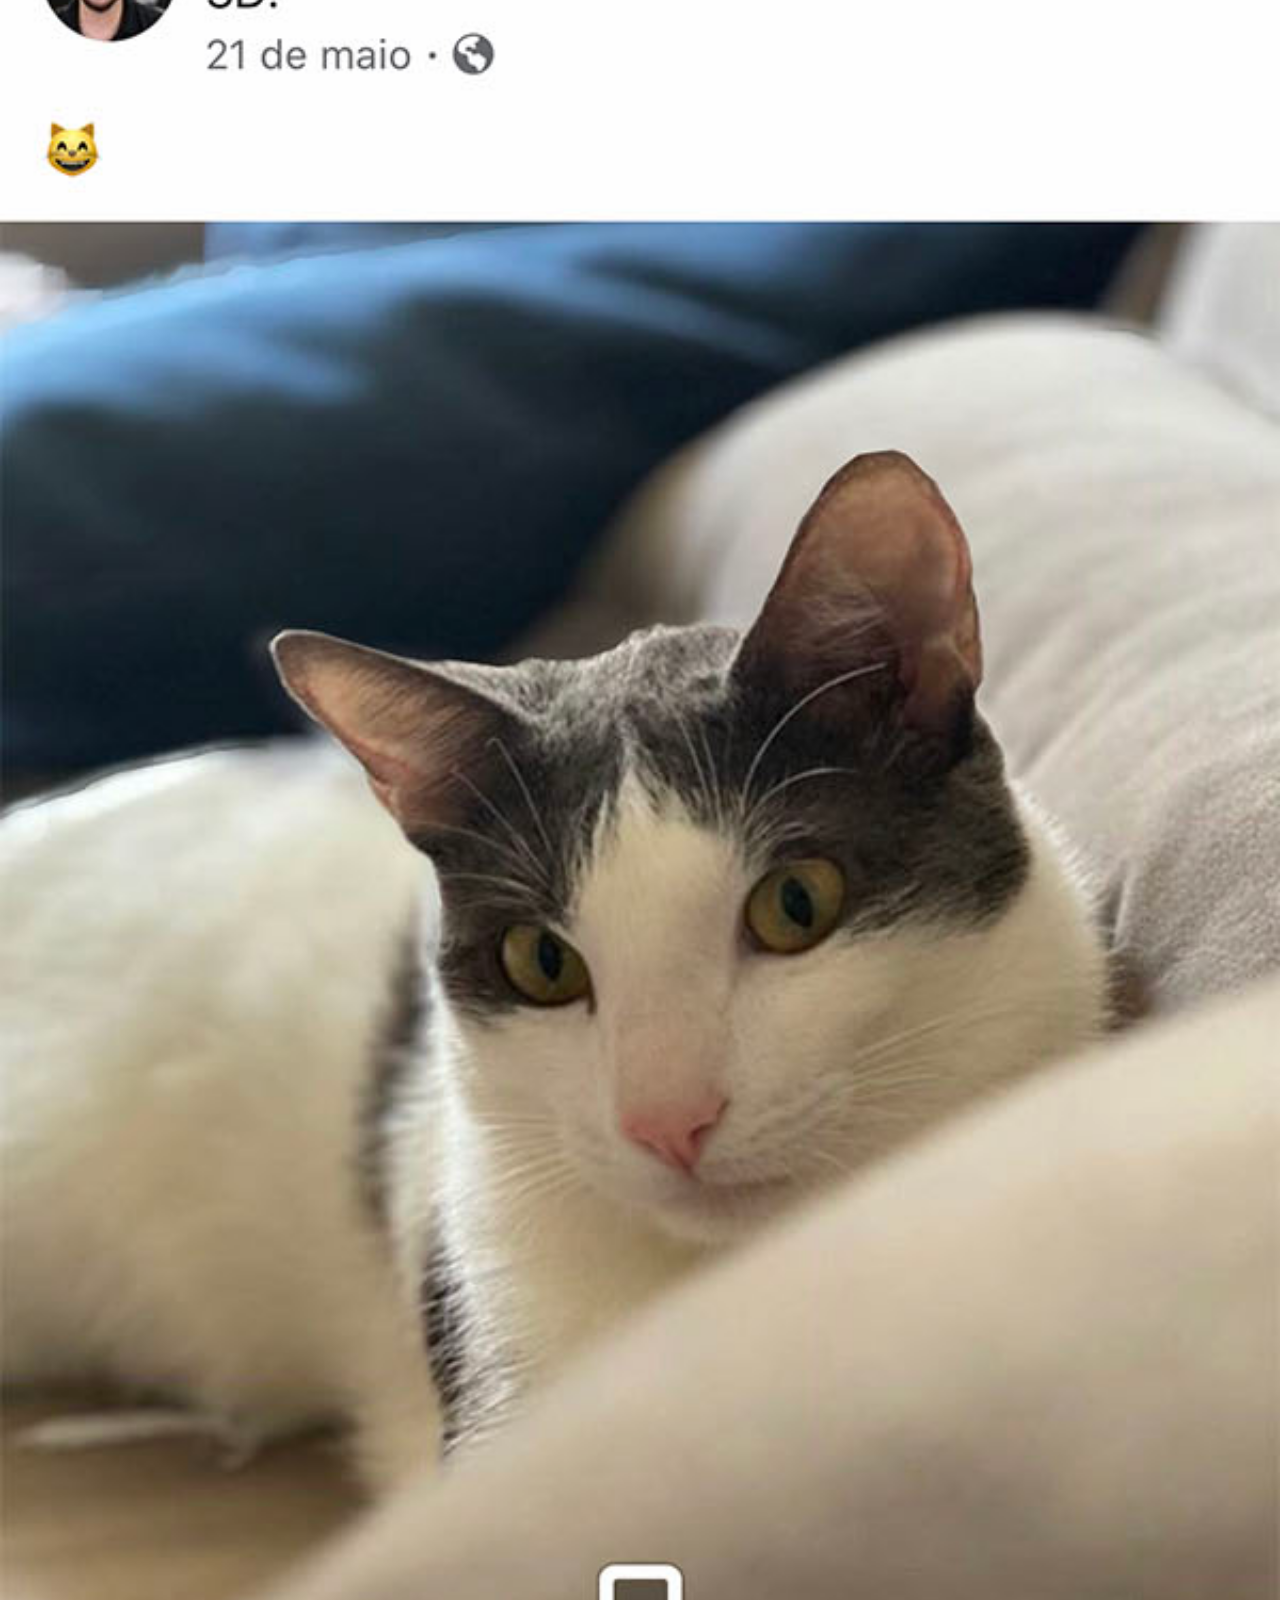
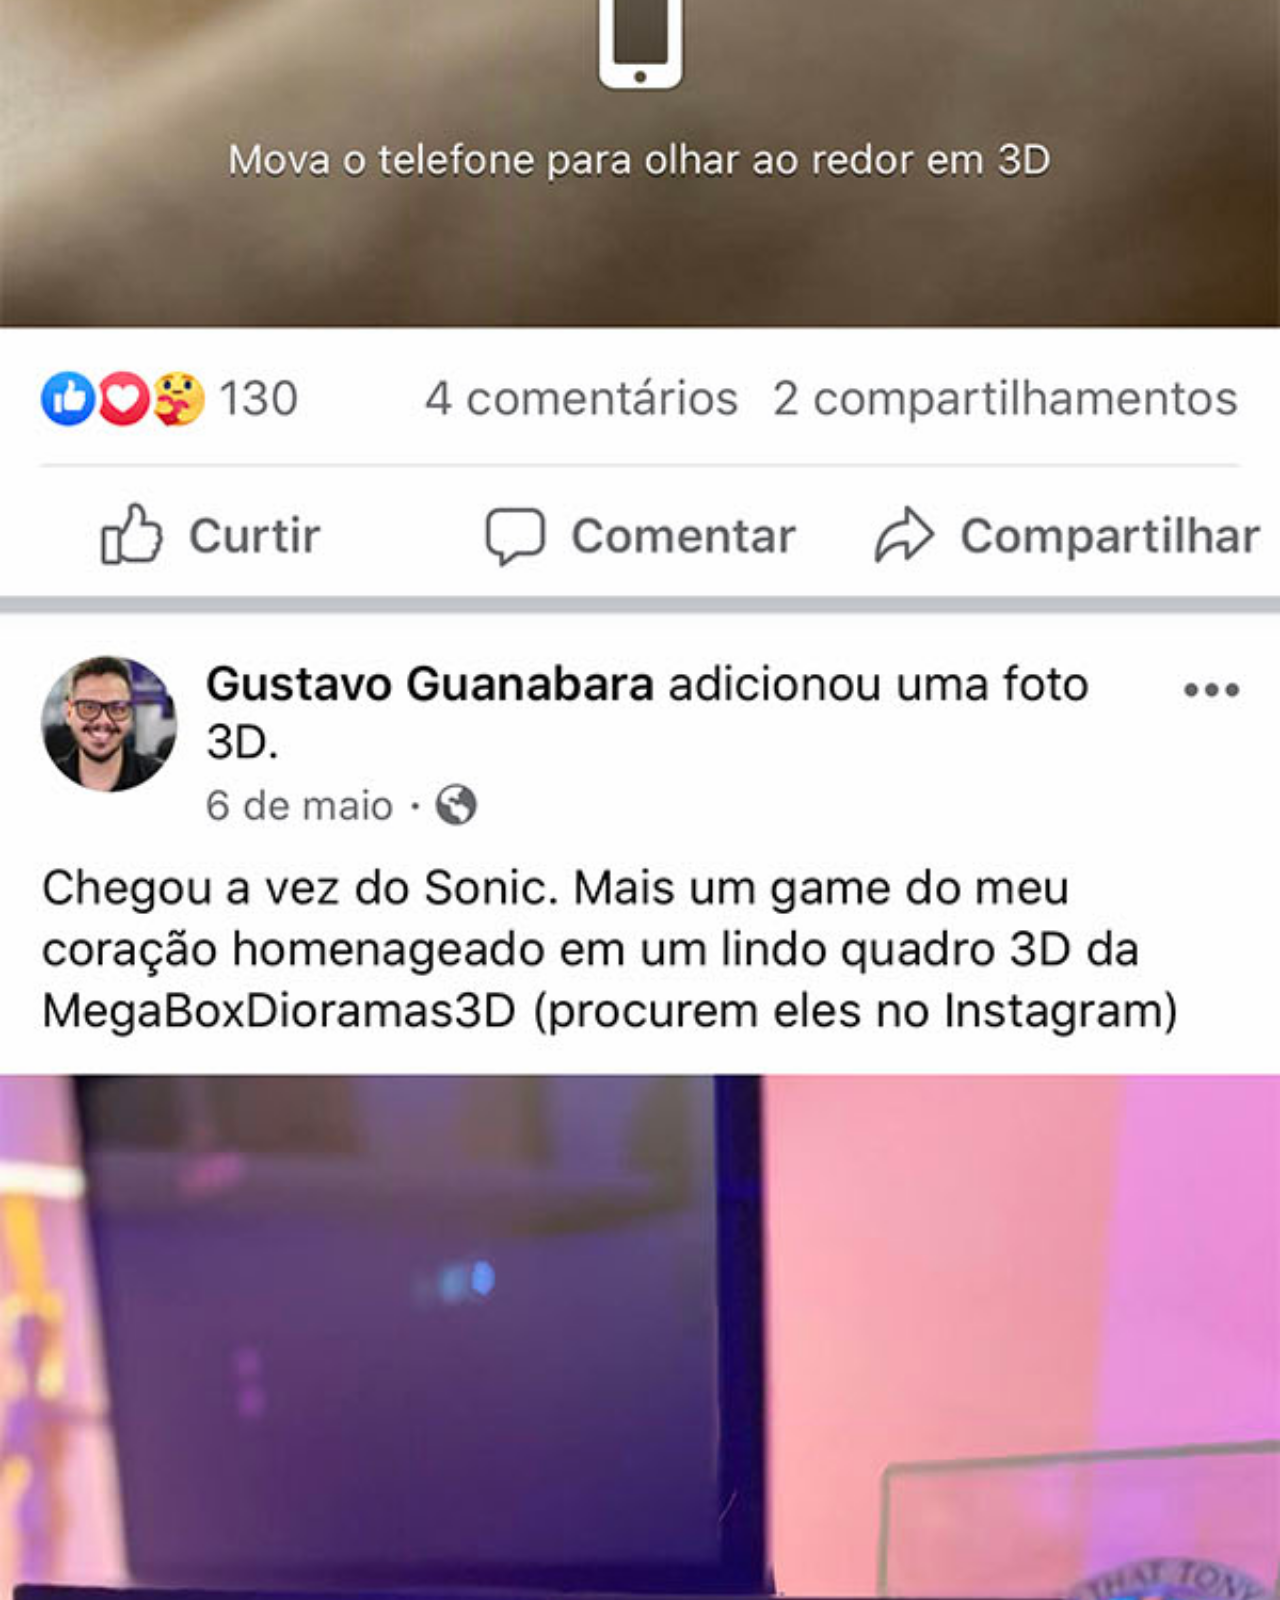
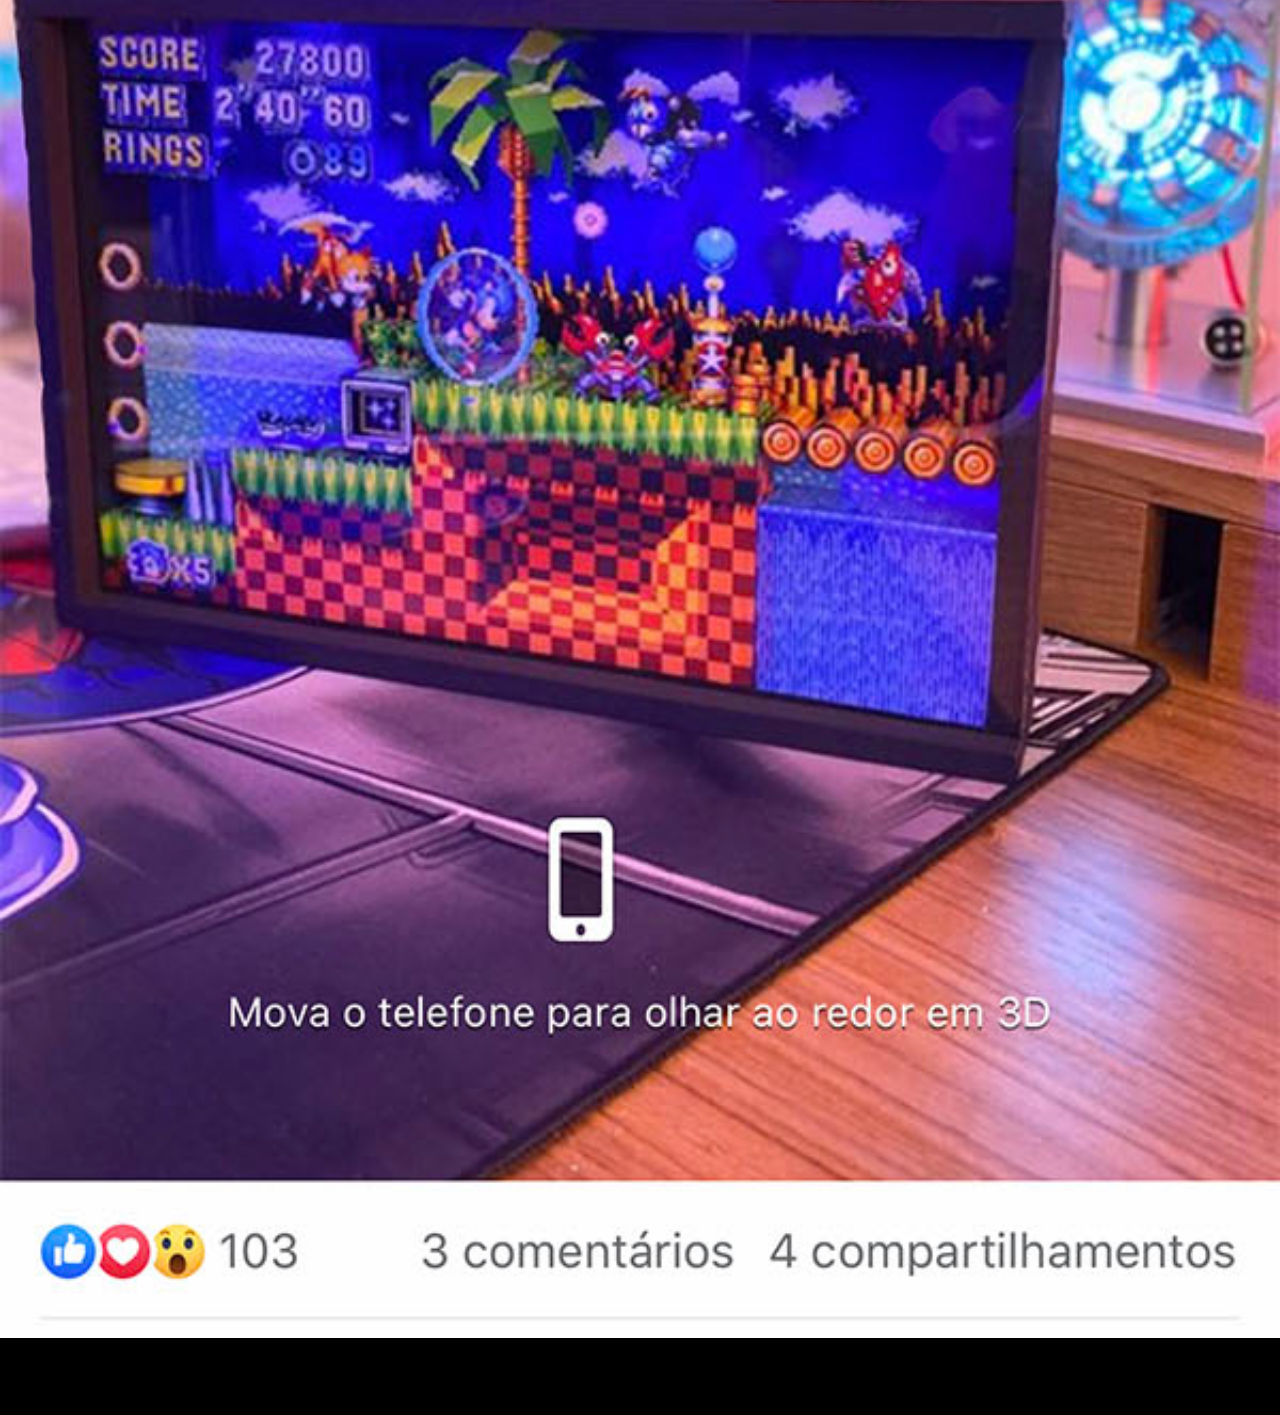
<file: projeto_redesocial/facebook.html>
<!DOCTYPE html>
<html lang="pt-br">
<head>
    <meta charset="UTF-8">
    <meta http-equiv="X-UA-Compatible" content="IE=edge">
    <meta name="viewport" content="width=device-width, initial-scale=1.0">
    <title>Home</title>
    <style>
        * {
            margin: 0px;
            padding:0px;
        }

        body {
            background-color: black;
        }

        body::-webkit-scrollbar {
            width: 10px;
        }

        body::-webkit-scrollbar-track {
            background: white;
        }

        body::-webkit-scrollbar-thumb {
            background-color: rgb(154, 154, 154);
            border-radius: 20px;
        }

        body::-webkit-scrollbar-thumb:active {
            background-color: rgb(88, 88, 88);
            border-radius: 20px;
        }
        
        img {
            width: 100%; 
        }

        @keyframes fade {
            from {
                opacity: 0;
            }
            to {
                opacity: 1;
            }
        }

        div#fonte {
            opacity: 0;
            background-image: linear-gradient(rgb(0,0,0) -20%, rgb(243, 0, 0) 90%, rgb(0,0,0) 900%);
            margin-top: -4px;
            padding: 0px;
            width: 100%;
            animation-fill-mode: both;
            animation-delay: 1.5s;
            animation-duration: 1.5s;
            animation-name: fade;
        }

        h1 {
            font-size: 2em;
            text-align: center;
            font-family: Arial, Helvetica, sans-serif;
            padding: 20px;
            color: white;
            text-shadow: 0px 0px 20px black;
        }

        a {
            text-decoration: none;
        }


    </style>
</head>
<body>
    <div>
        <img src="imagens/tela-facebook.jpg" alt="Canal do Youtube do Curso em Vídeo">
    </div>
    <a href="https://www.facebook.com/gustavoguanabara/?locale=pt_BR" target="_blank">
        <div id="fonte">
            <h1>ACESSE</h1>
        </div>
    </a>
    
</body>
</html>
</file>
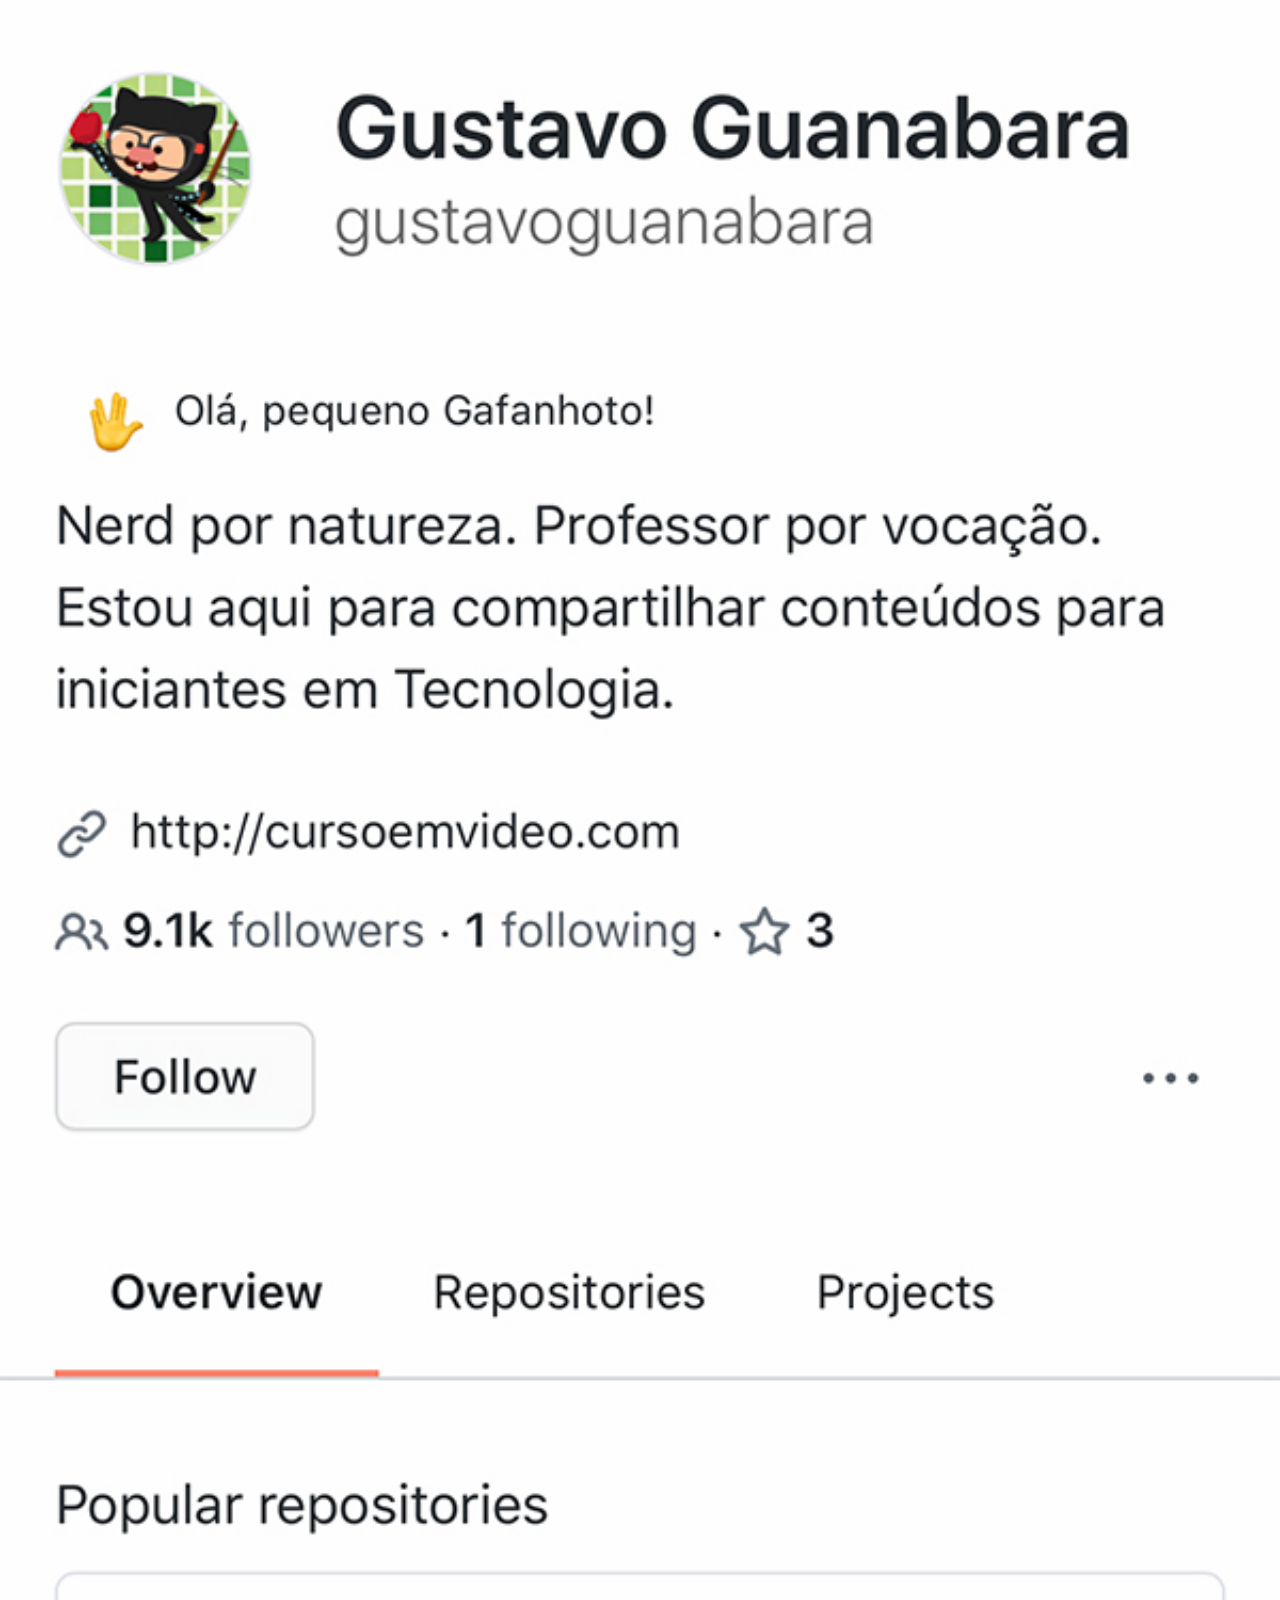
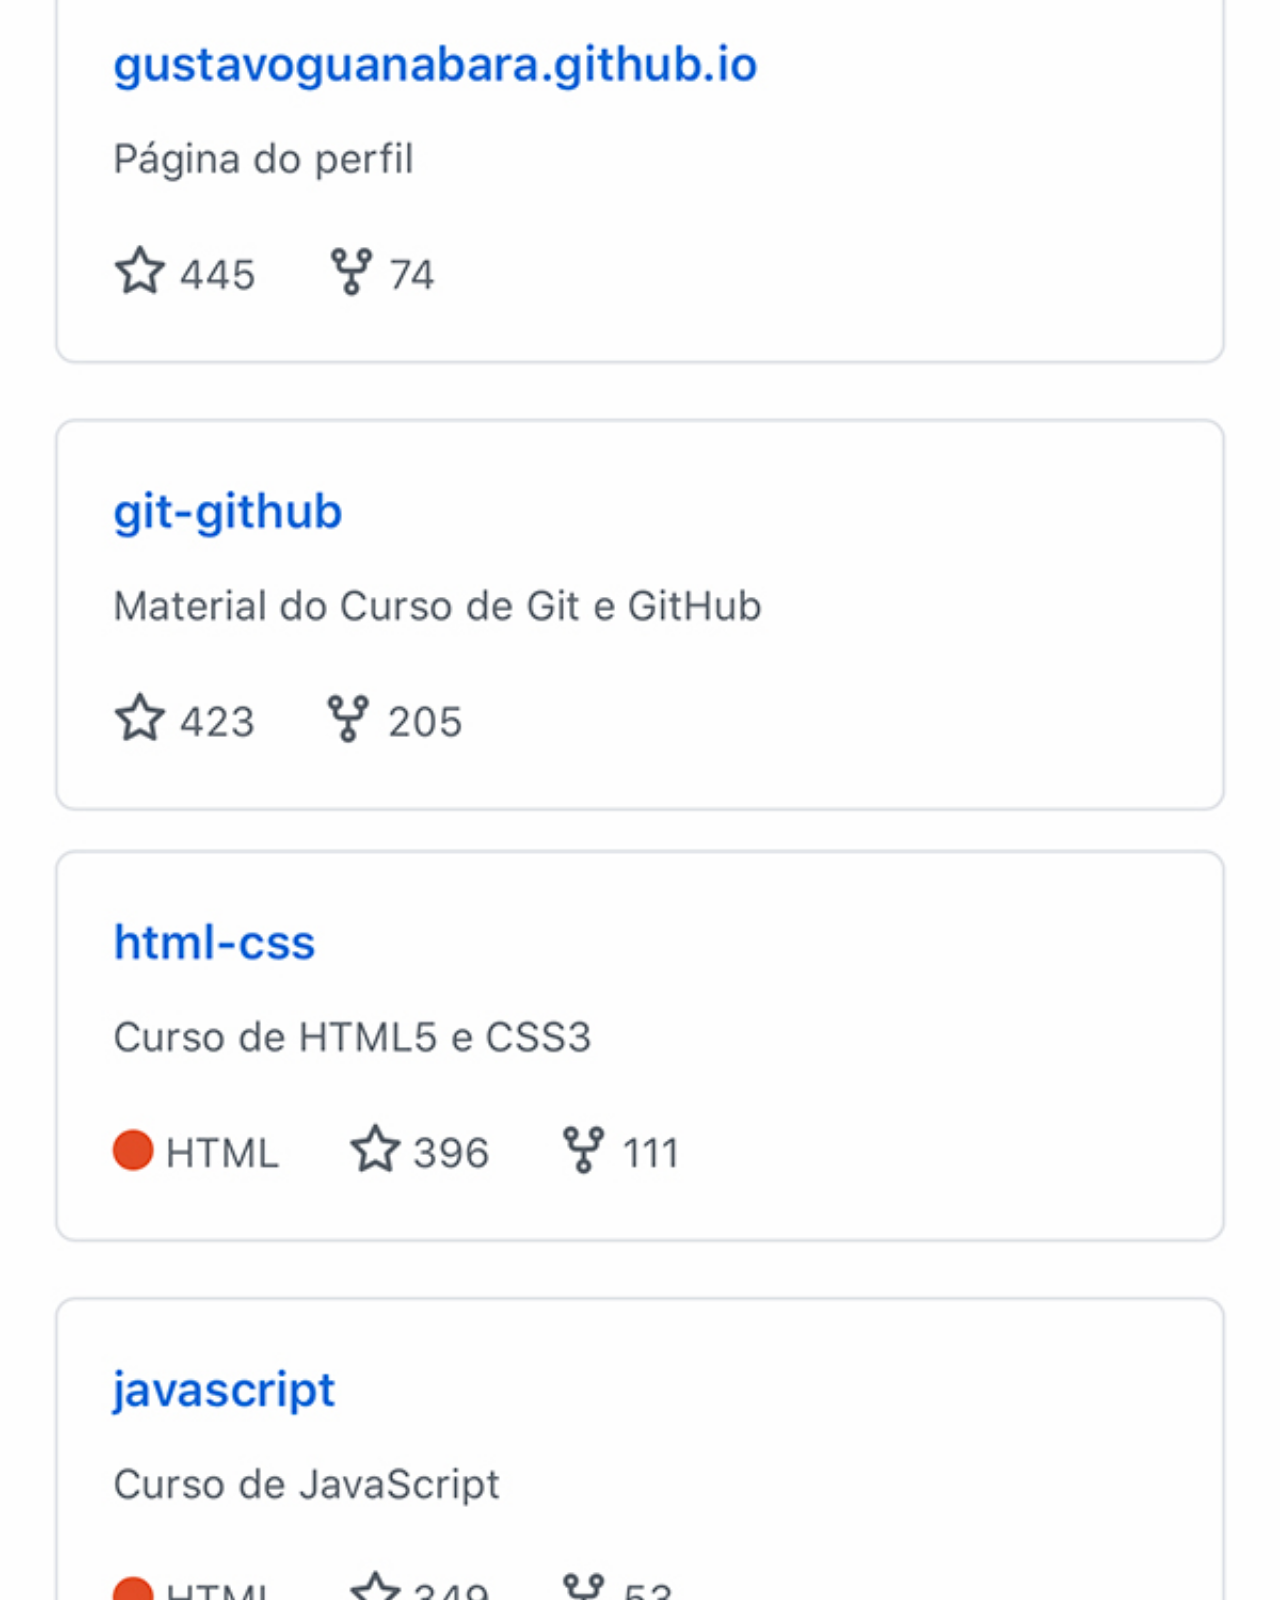
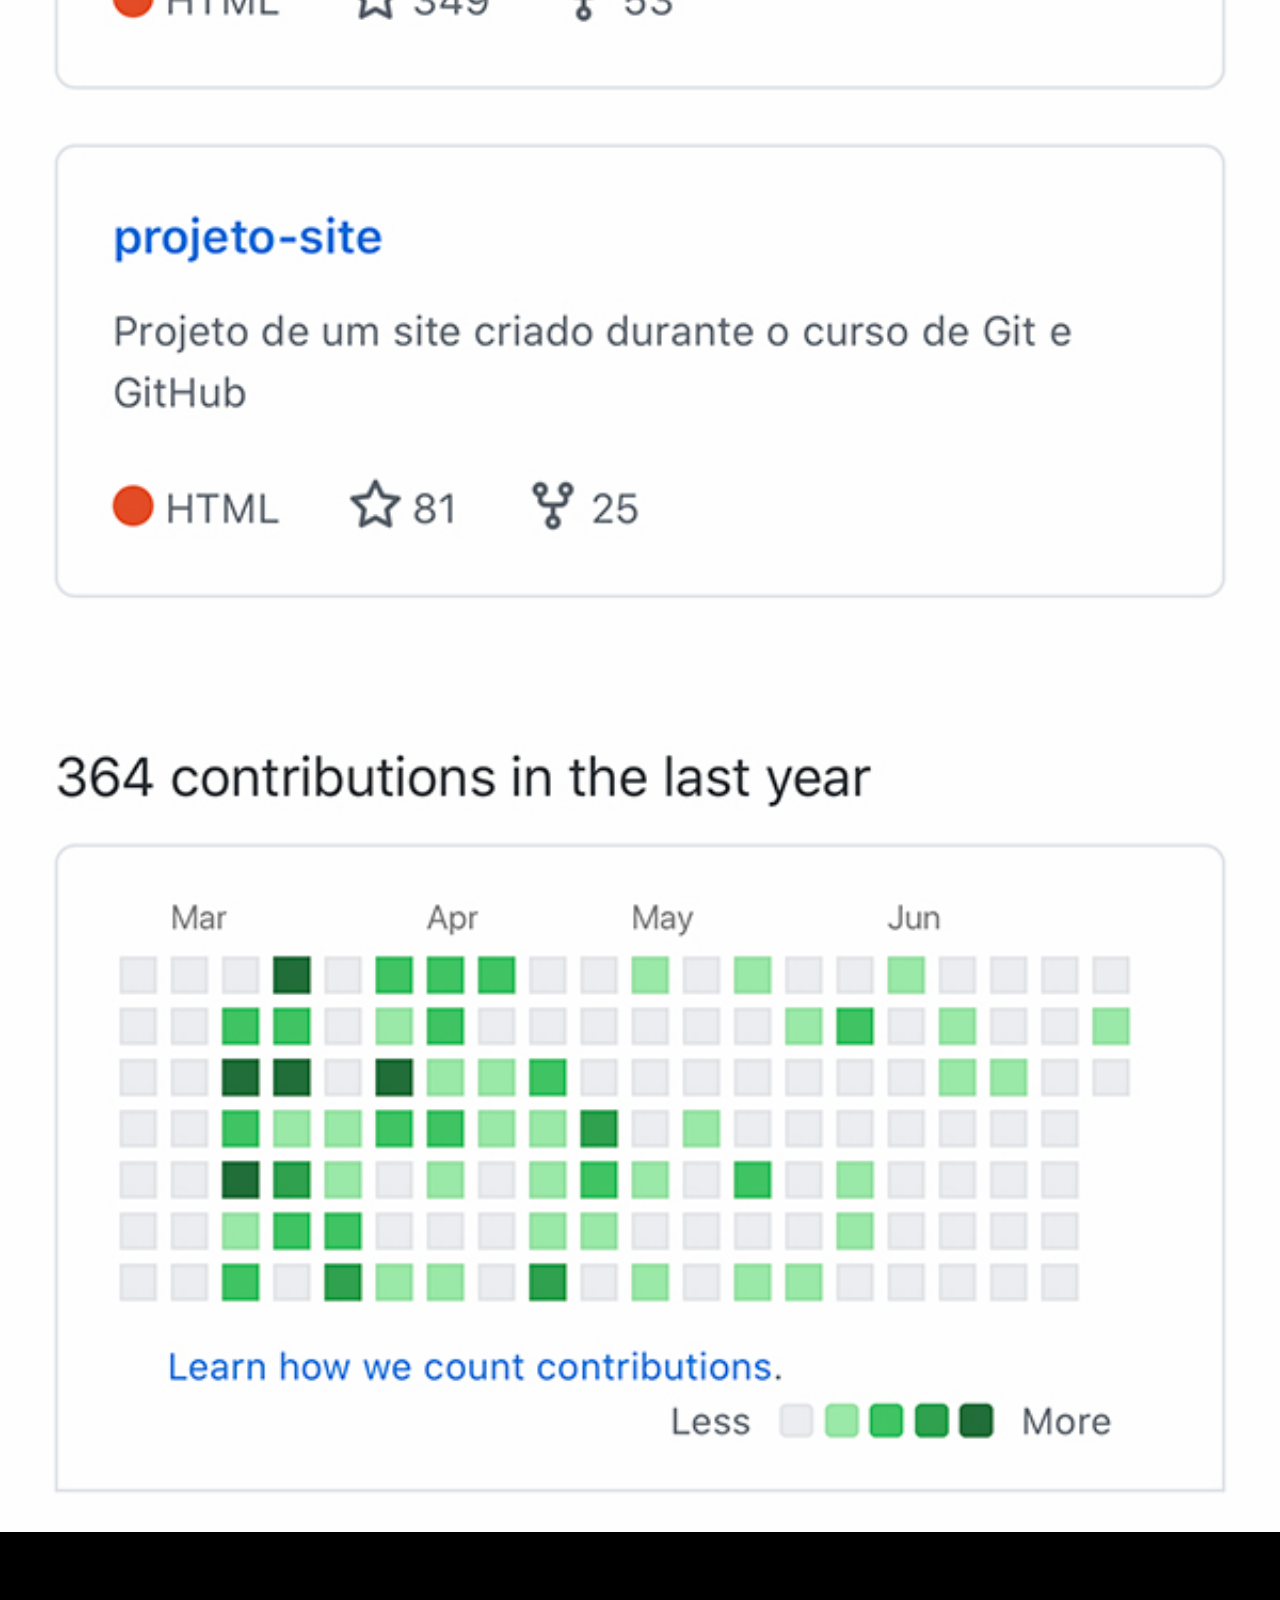
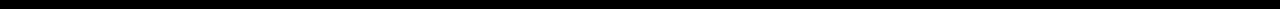
<file: projeto_redesocial/github.html>
<!DOCTYPE html>
<html lang="pt-br">
<head>
    <meta charset="UTF-8">
    <meta http-equiv="X-UA-Compatible" content="IE=edge">
    <meta name="viewport" content="width=device-width, initial-scale=1.0">
    <title>Home</title>
    <style>
        * {
            margin: 0px;
            padding:0px;
        }

        body {
            background-color: black;
        }

        body::-webkit-scrollbar {
            width: 10px;
        }

        body::-webkit-scrollbar-track {
            background: white;
        }

        body::-webkit-scrollbar-thumb {
            background-color: rgb(154, 154, 154);
            border-radius: 20px;
        }

        body::-webkit-scrollbar-thumb:active {
            background-color: rgb(88, 88, 88);
            border-radius: 20px;
        }

        img {
            width: 100%; 
        }

        @keyframes fade {
            from {
                opacity: 0;
            }
            to {
                opacity: 1;
            }
        }

        div#fonte {
            opacity: 0;
            background-image: linear-gradient(rgb(0,0,0) -20%, rgb(243, 0, 0) 90%, rgb(0,0,0) 900%);
            margin-top: -4px;
            padding: 0px;
            width: 100%;
            animation-fill-mode: both;
            animation-delay: 1.5s;
            animation-duration: 1.5s;
            animation-name: fade;
        }

        h1 {
            font-size: 2em;
            text-align: center;
            font-family: Arial, Helvetica, sans-serif;
            padding: 20px;
            color: white;
            text-shadow: 0px 0px 20px black;
        }

        a {
            text-decoration: none;
        }

    </style>
</head>
<body>
    <div>
        <img src="imagens/tela-github.jpg" alt="Canal do Youtube do Curso em Vídeo">
    </div>
    <a href="https://github.com/cursoemvideo" target="_blank">
        <div id="fonte">
            <h1>ACESSE</h1>
        </div>
    </a>
    
</body>
</html>
</file>
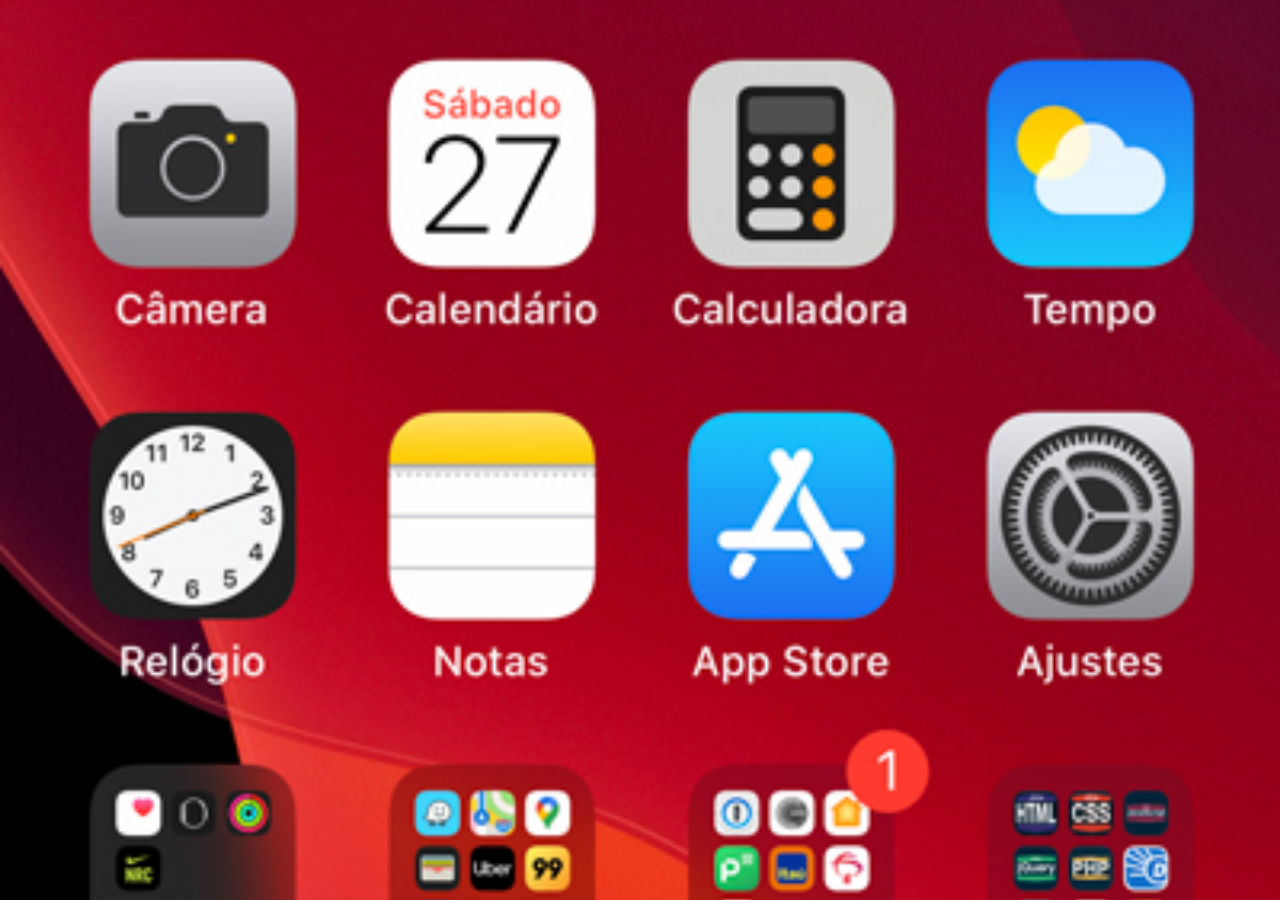
<file: projeto_redesocial/home.html>
<!DOCTYPE html>
<html lang="pt-br">
<head>
    <meta charset="UTF-8">
    <meta http-equiv="X-UA-Compatible" content="IE=edge">
    <meta name="viewport" content="width=device-width, initial-scale=1.0">
    <title>Home</title>
    <style>
        * {
            margin: 0px;
            padding: 0px;
        }

        body {
            width: 100vw;
            height: 100vh;
            background: black url('imagens/tela-home.jpg') no-repeat top center;
            background-size: cover;
        }
    </style>
</head>
<body>
    
</body>
</html>
</file>
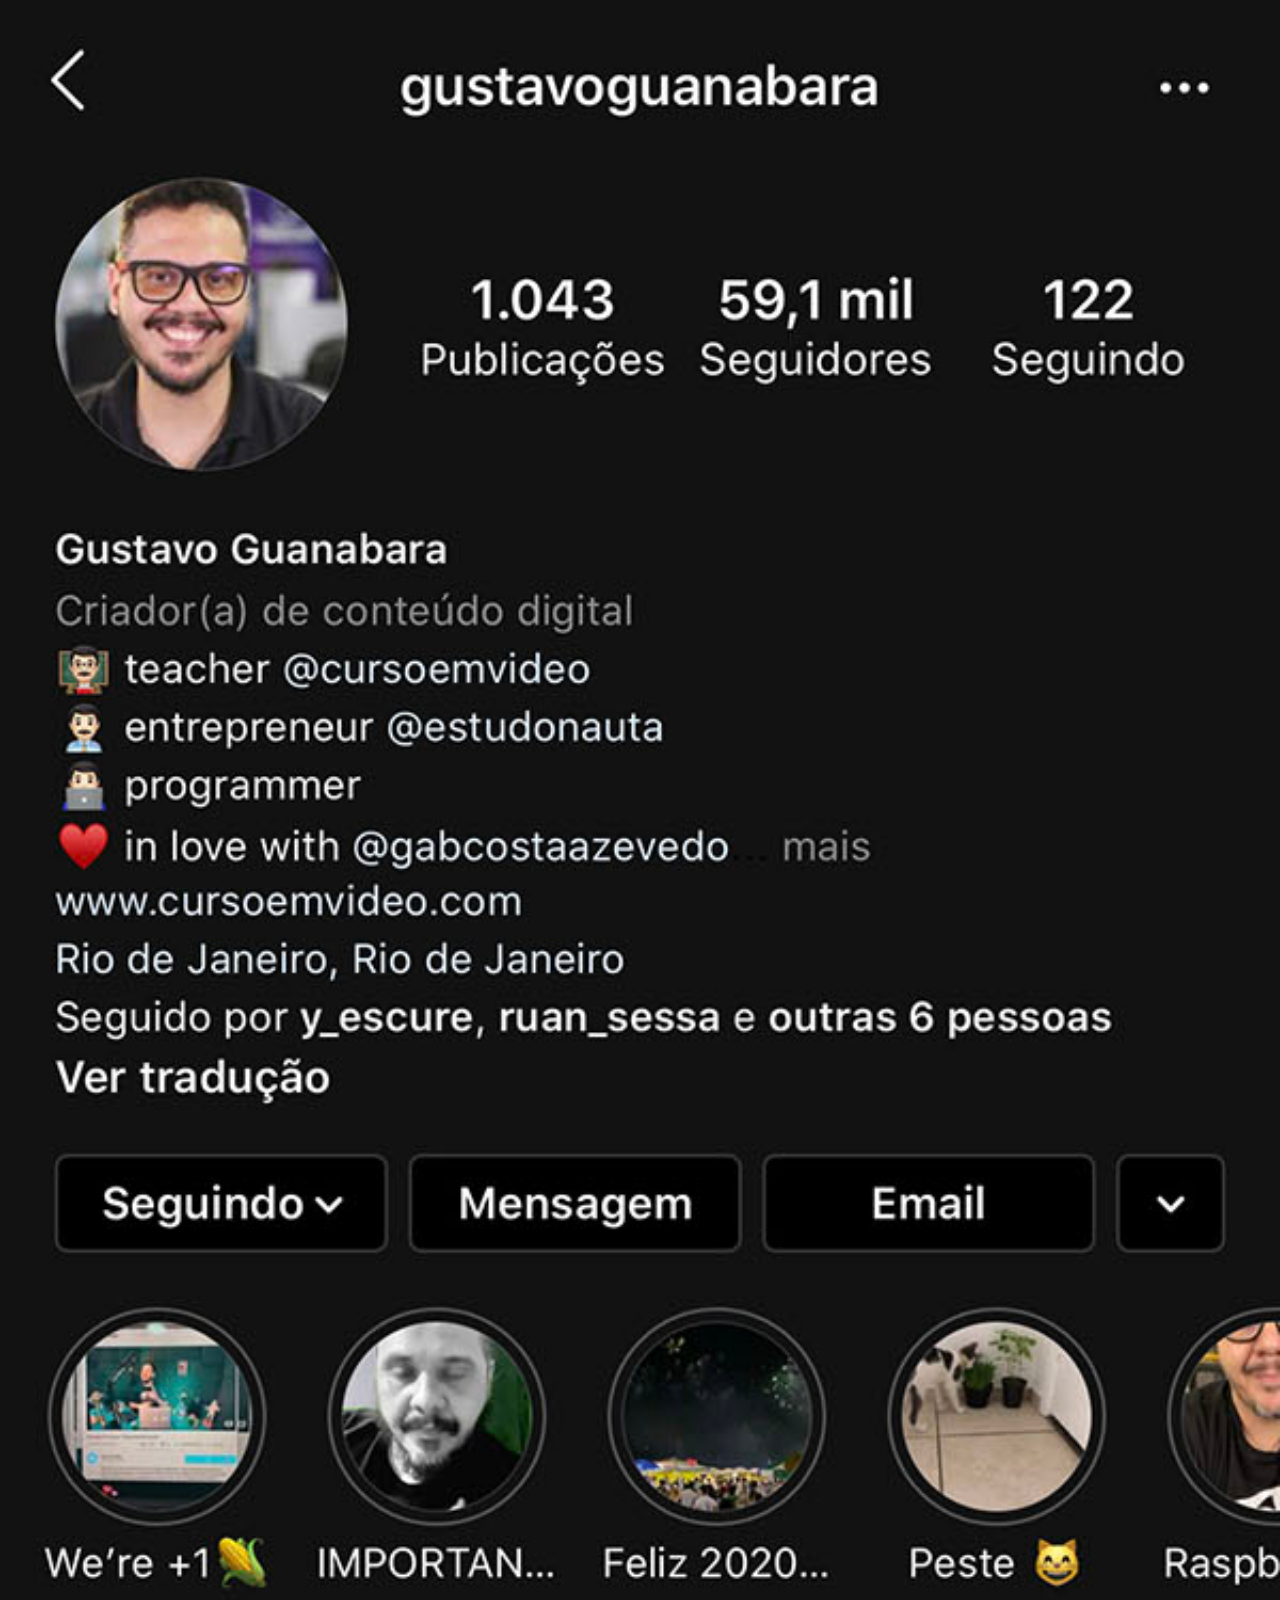
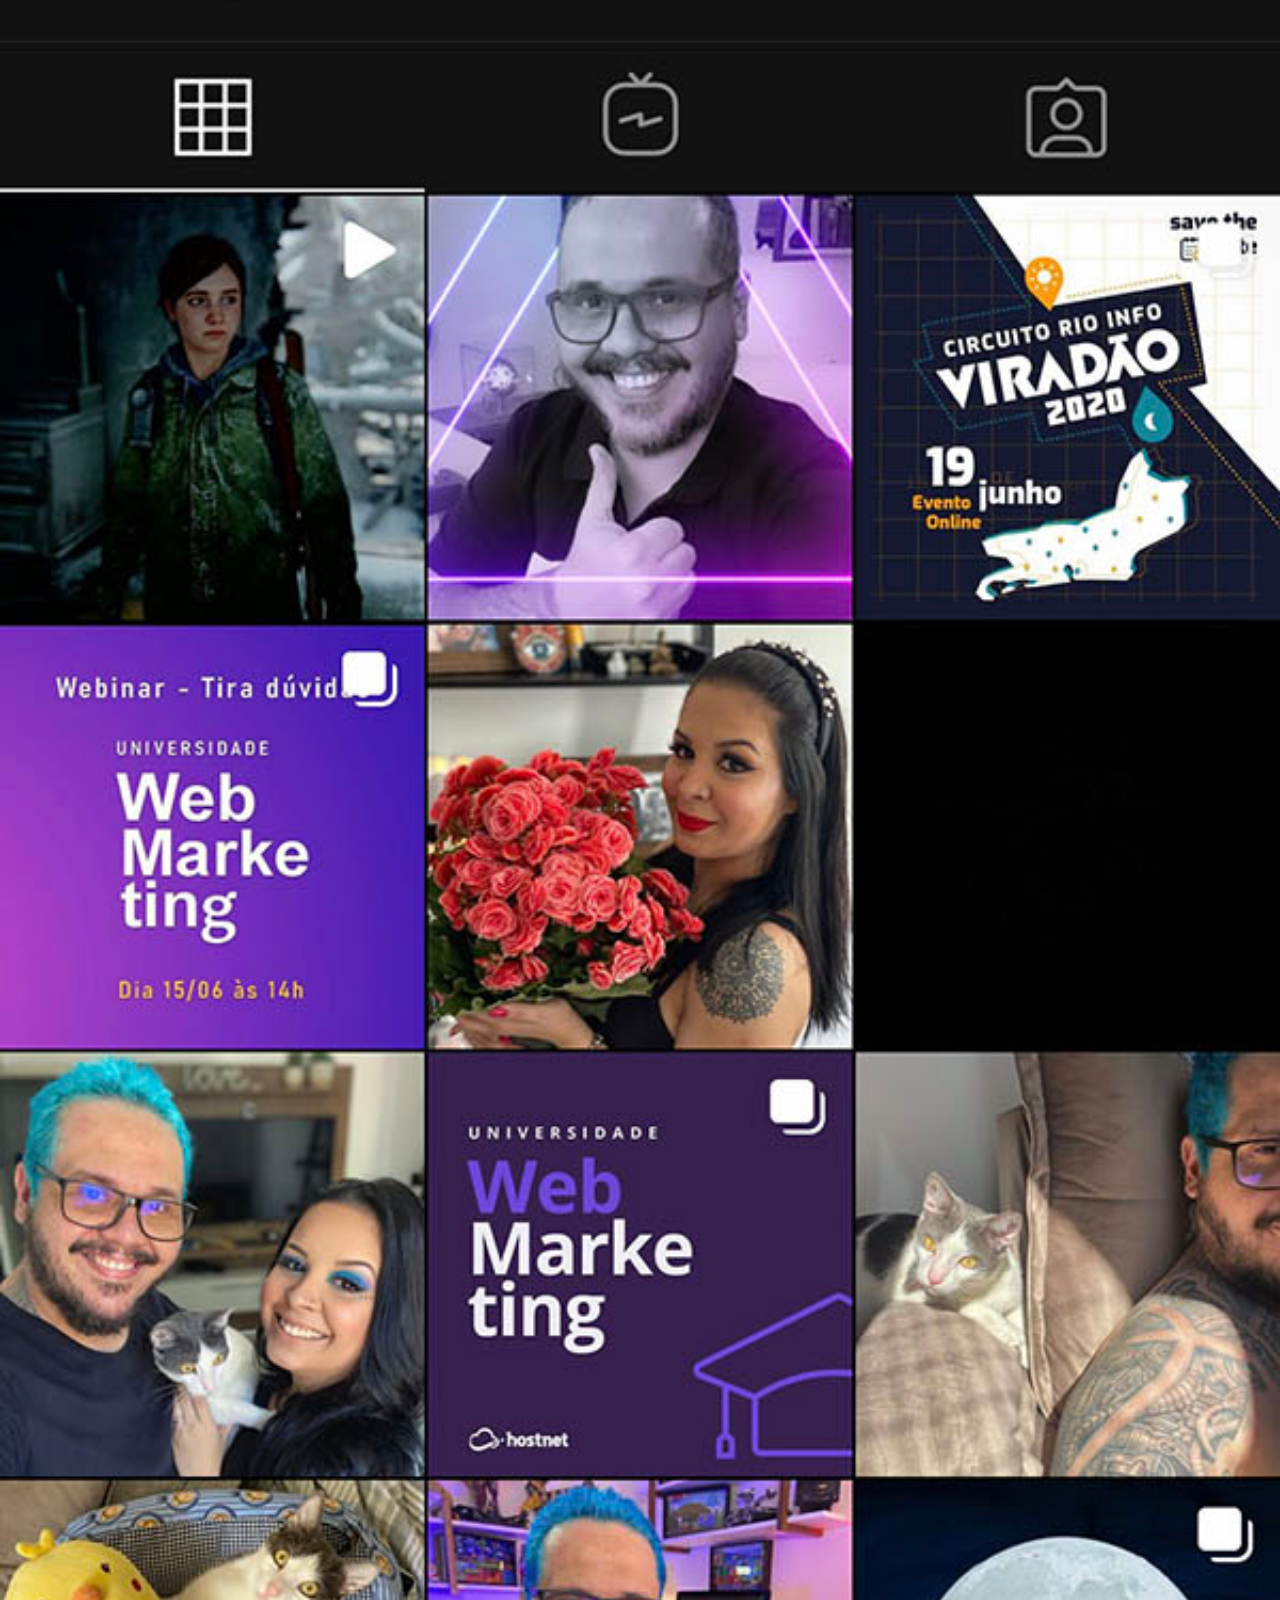
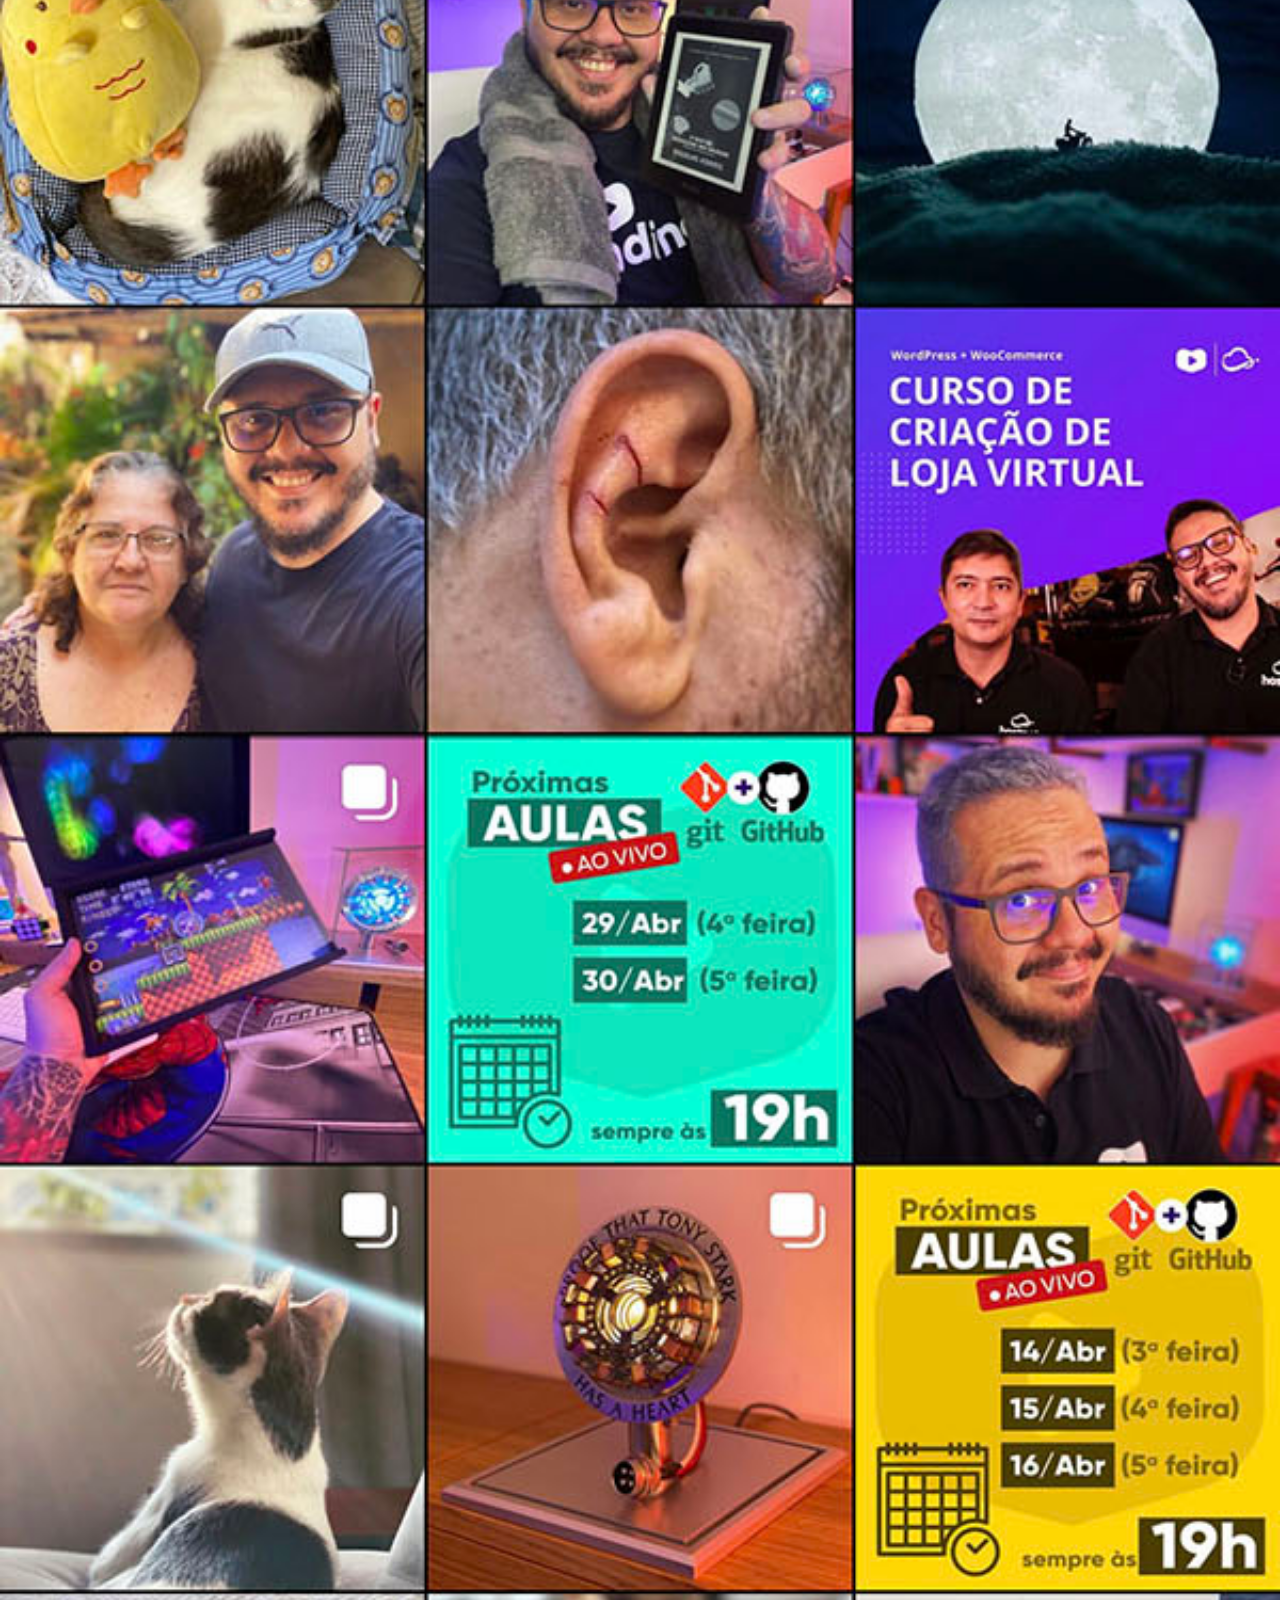
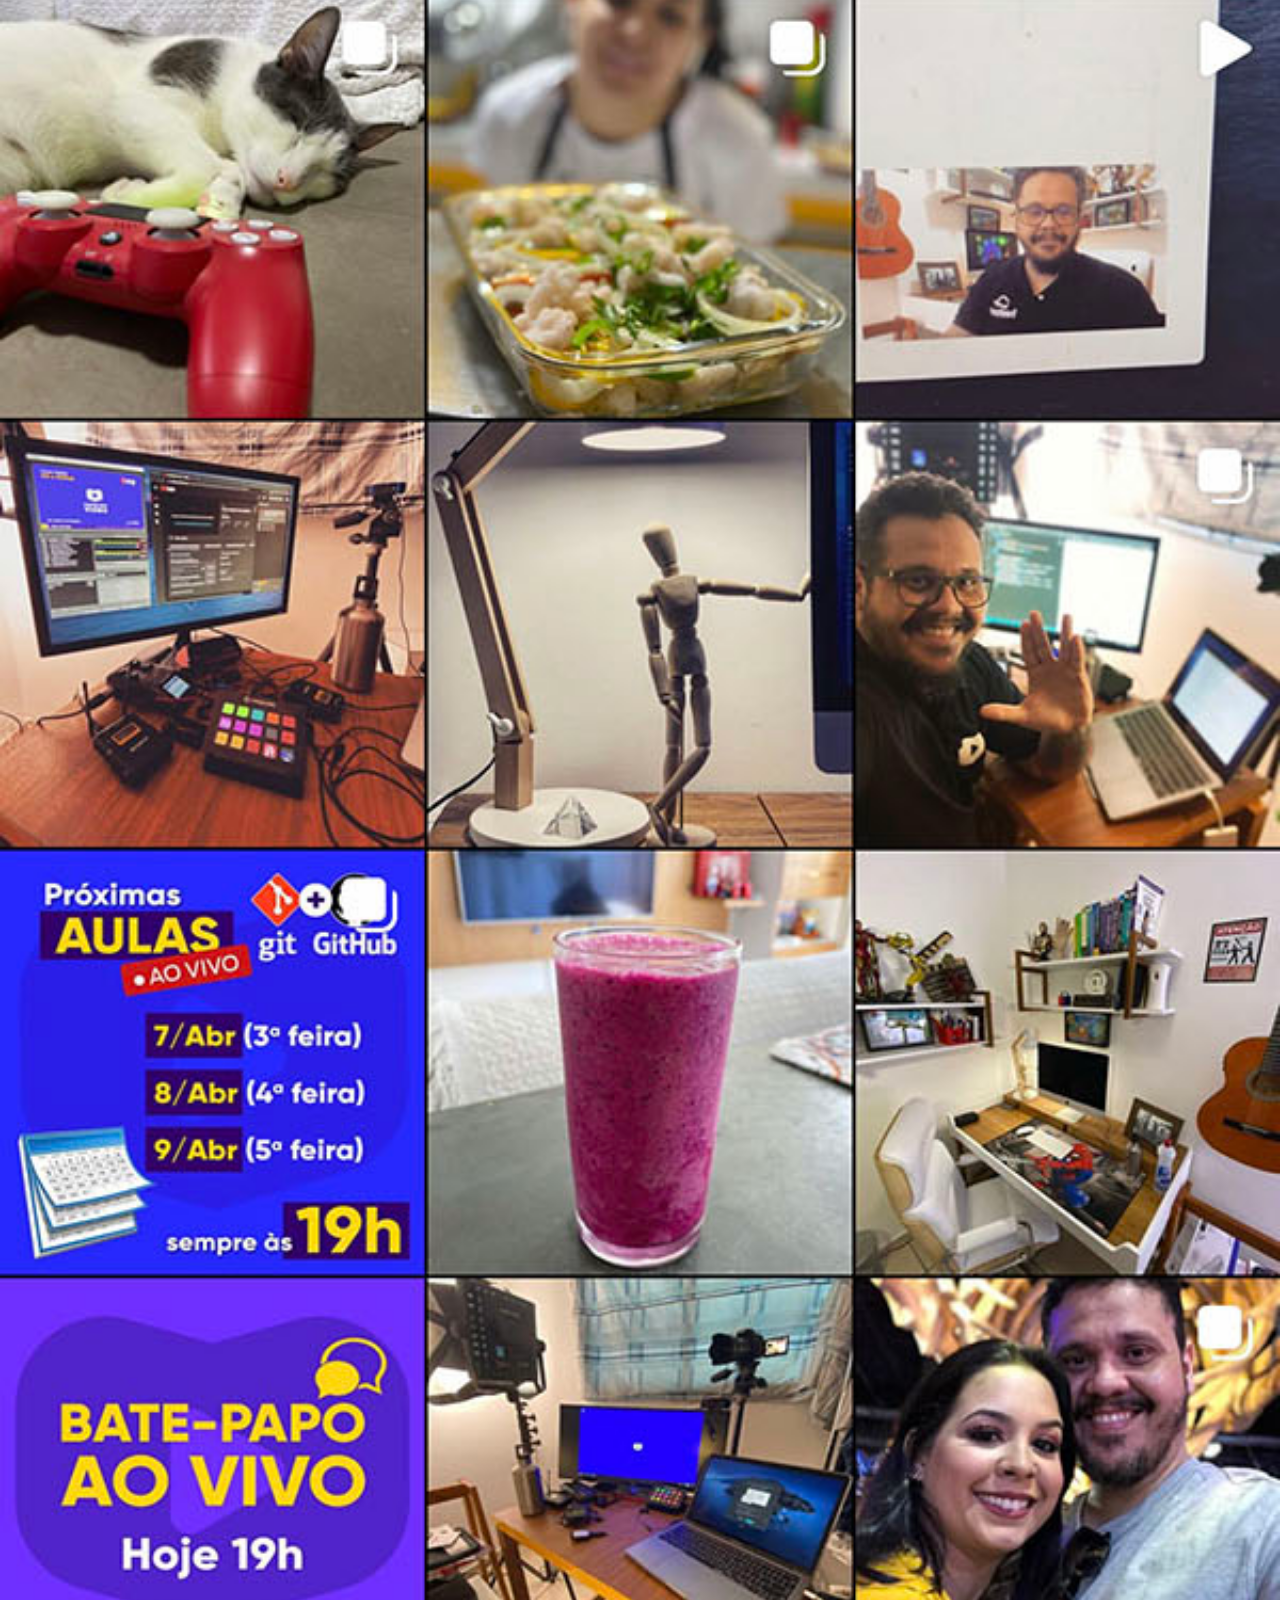
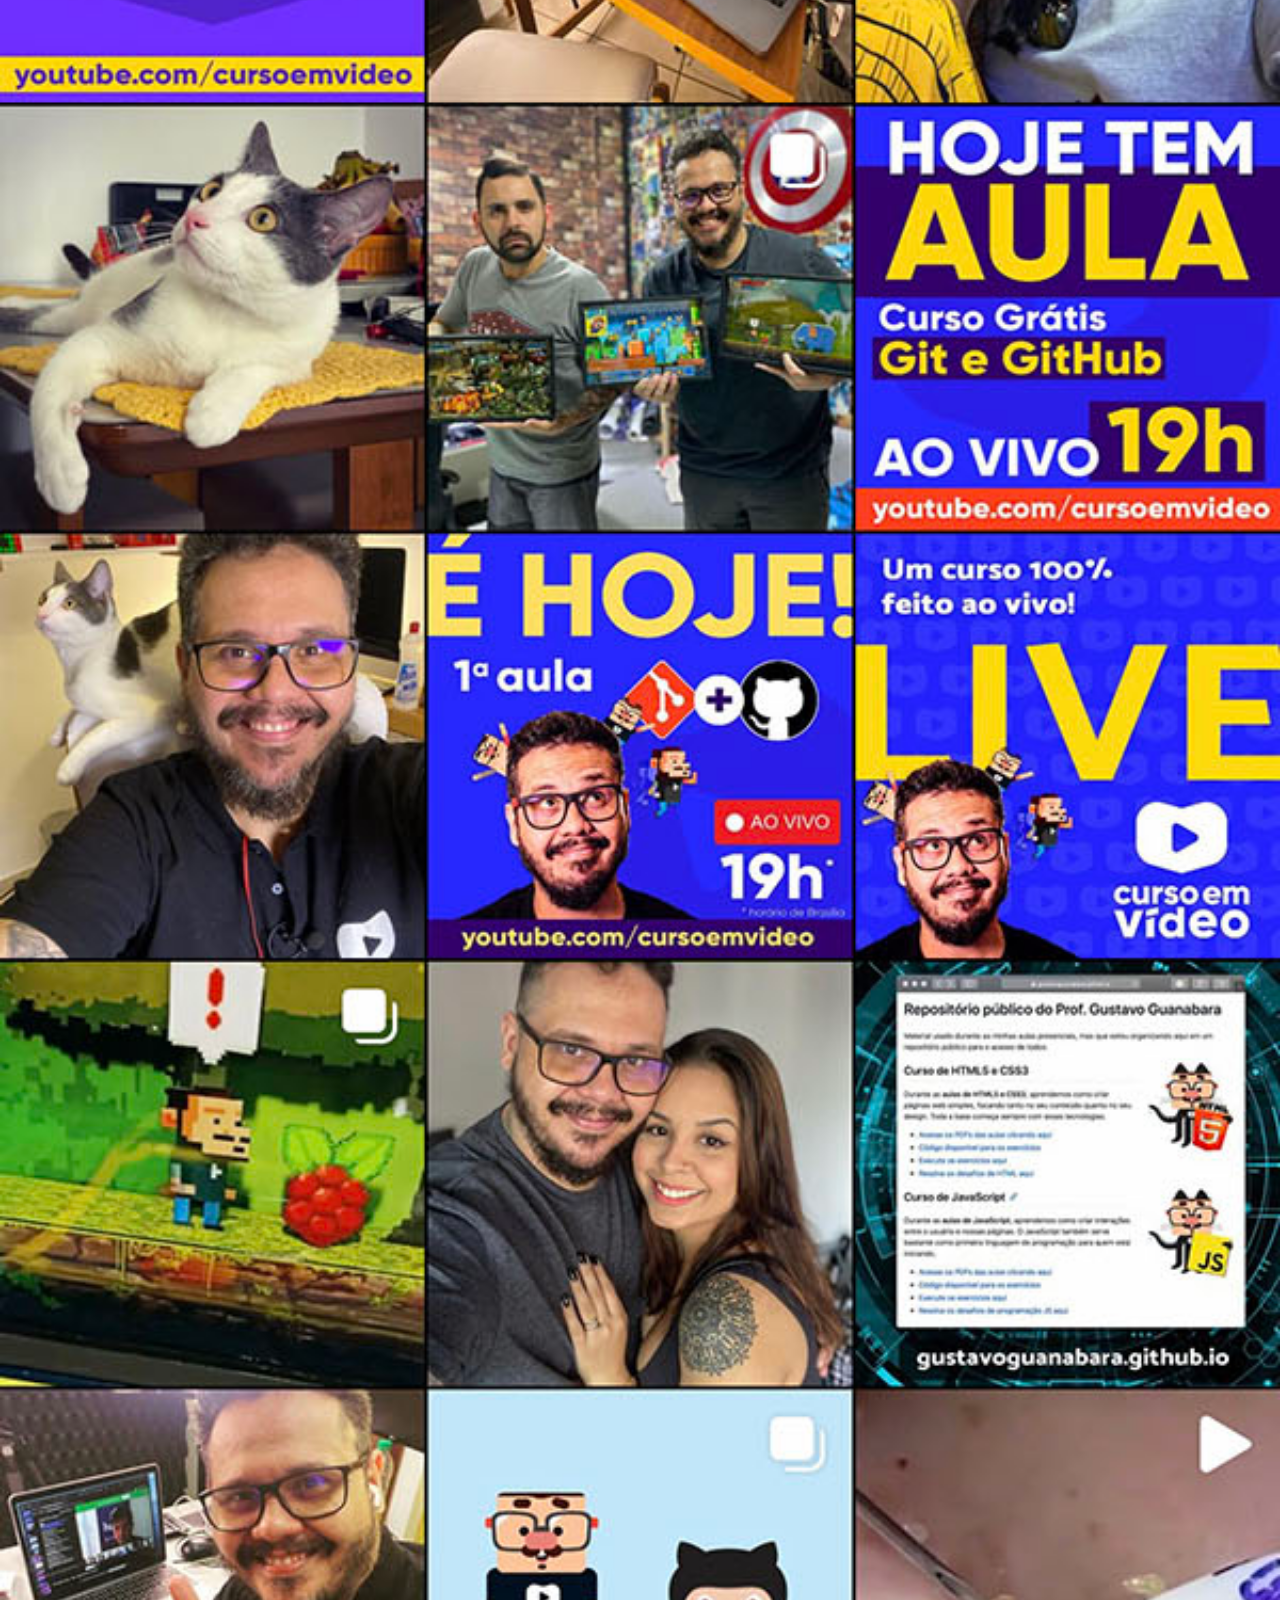
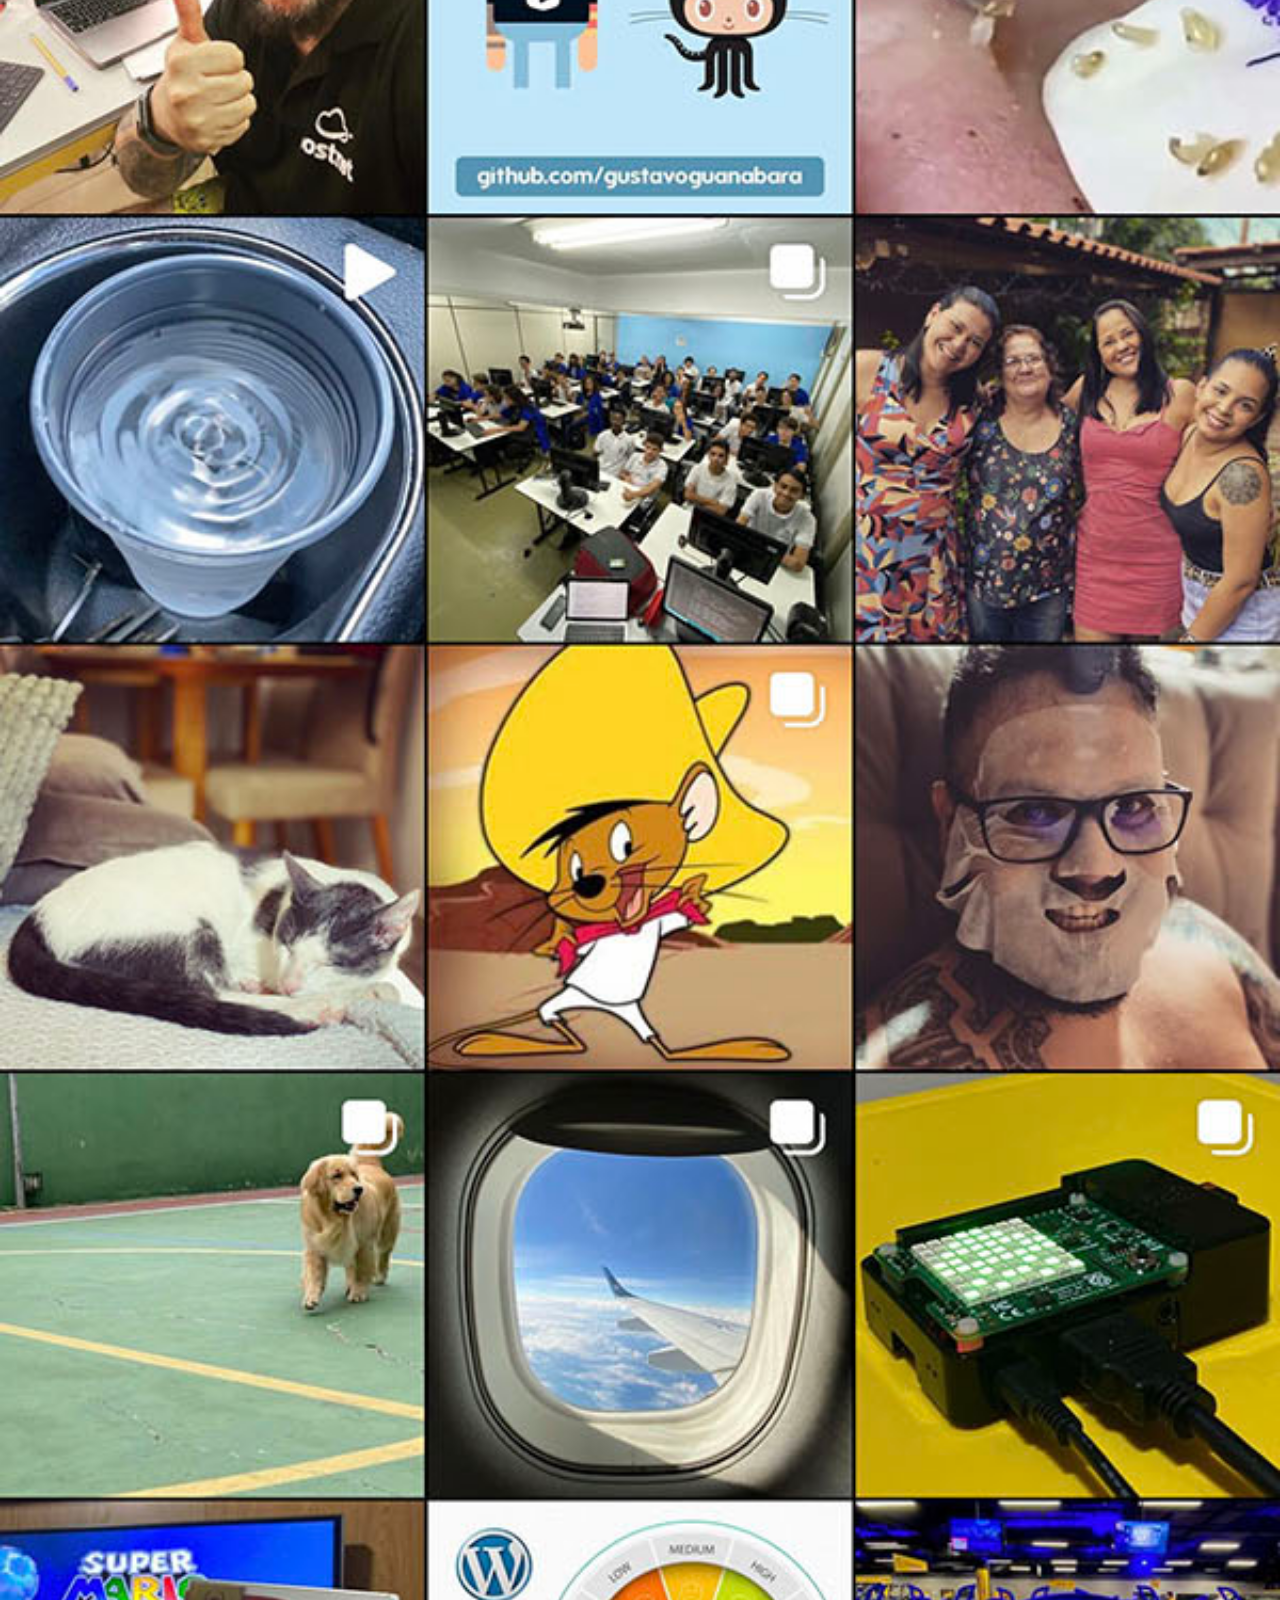
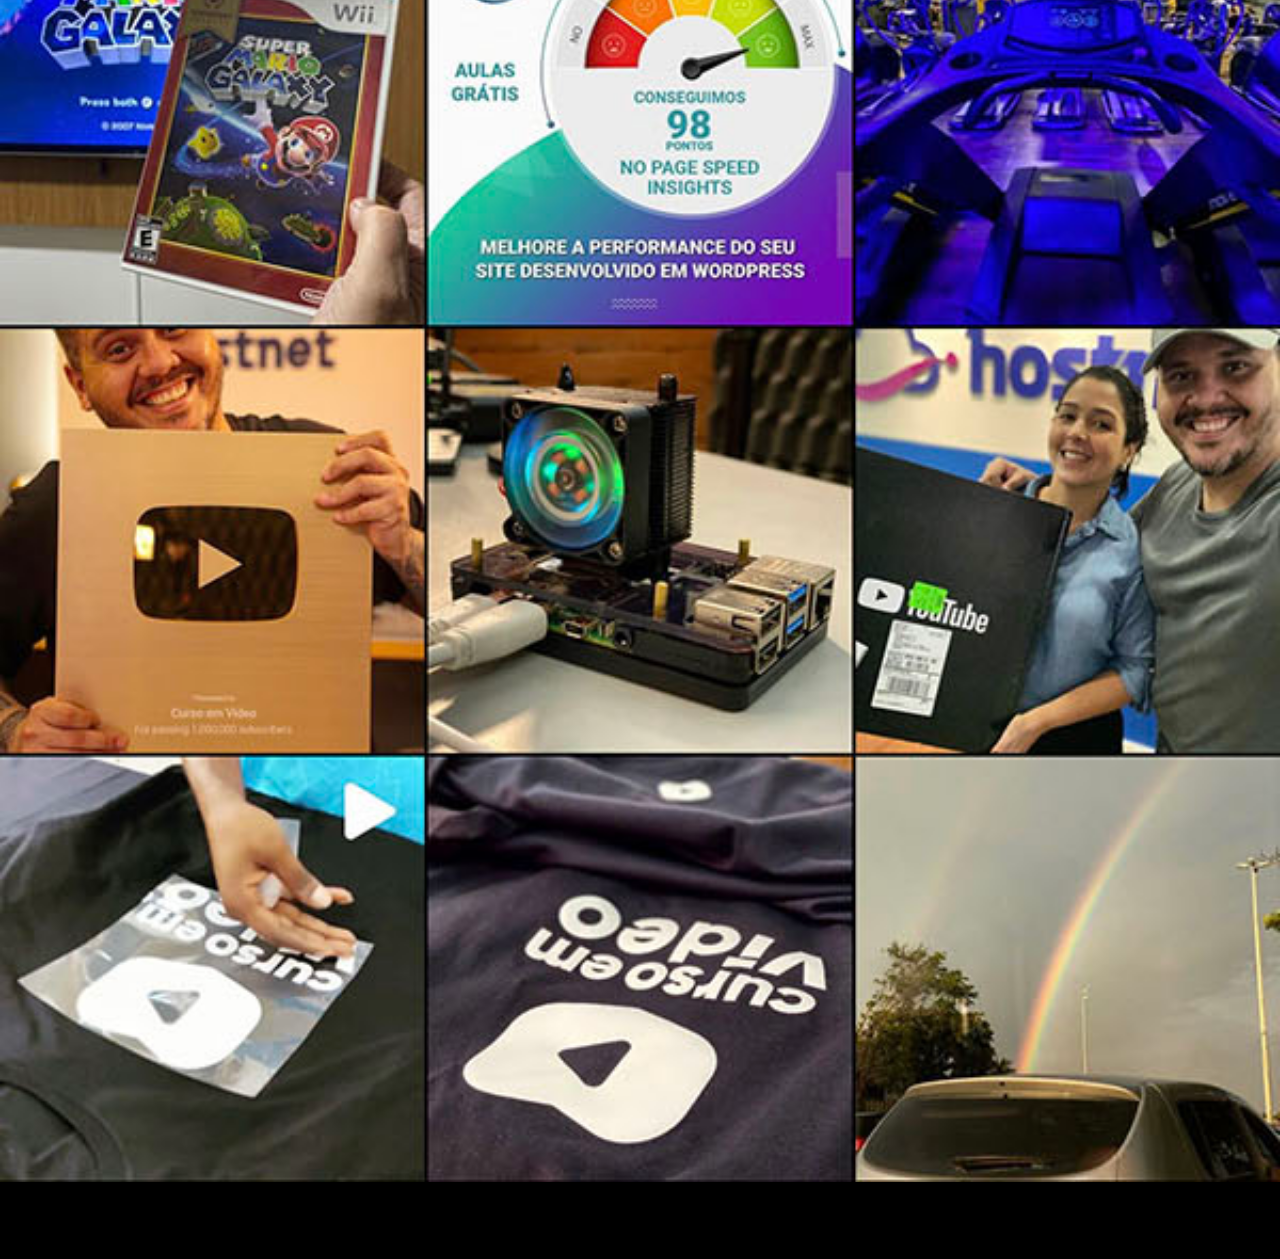
<file: projeto_redesocial/instagram.html>
<!DOCTYPE html>
<html lang="pt-br">
<head>
    <meta charset="UTF-8">
    <meta http-equiv="X-UA-Compatible" content="IE=edge">
    <meta name="viewport" content="width=device-width, initial-scale=1.0">
    <title>Home</title>
    <style>
        * {
            margin: 0px;
            padding:0px;
        }

        body {
            background-color: black;
        }

        body::-webkit-scrollbar {
            width: 10px;
        }

        body::-webkit-scrollbar-track {
            background: white;
        }

        body::-webkit-scrollbar-thumb {
            background-color: rgb(154, 154, 154);
            border-radius: 20px;
        }

        body::-webkit-scrollbar-thumb:active {
            background-color: rgb(88, 88, 88);
            border-radius: 20px;
        }

        img {
            width: 100%; 
        }

        @keyframes fade {
            from {
                opacity: 0;
            }
            to {
                opacity: 1;
            }
        }

        div#fonte {
            opacity: 0;
            background-image: linear-gradient(rgb(0,0,0) -20%, rgb(243, 0, 0) 90%, rgb(0,0,0) 900%);
            margin-top: -4px;
            padding: 0px;
            width: 100%;
            animation-fill-mode: both;
            animation-delay: 1.5s;
            animation-duration: 1.5s;
            animation-name: fade;
        }

        h1 {
            font-size: 2em;
            text-align: center;
            font-family: Arial, Helvetica, sans-serif;
            padding: 20px;
            color: white;
            text-shadow: 0px 0px 20px black;
        }

        a {
            text-decoration: none;
        }


    </style>
</head>
<body>
    <div>
        <img src="imagens/tela-instagram.jpg" alt="Canal do Youtube do Curso em Vídeo">
    </div>
    <a href="https://www.instagram.com/gustavoguanabara/" target="_blank">
        <div id="fonte">
            <h1>ACESSE</h1>
        </div>
    </a>
    
</body>
</html>
</file>
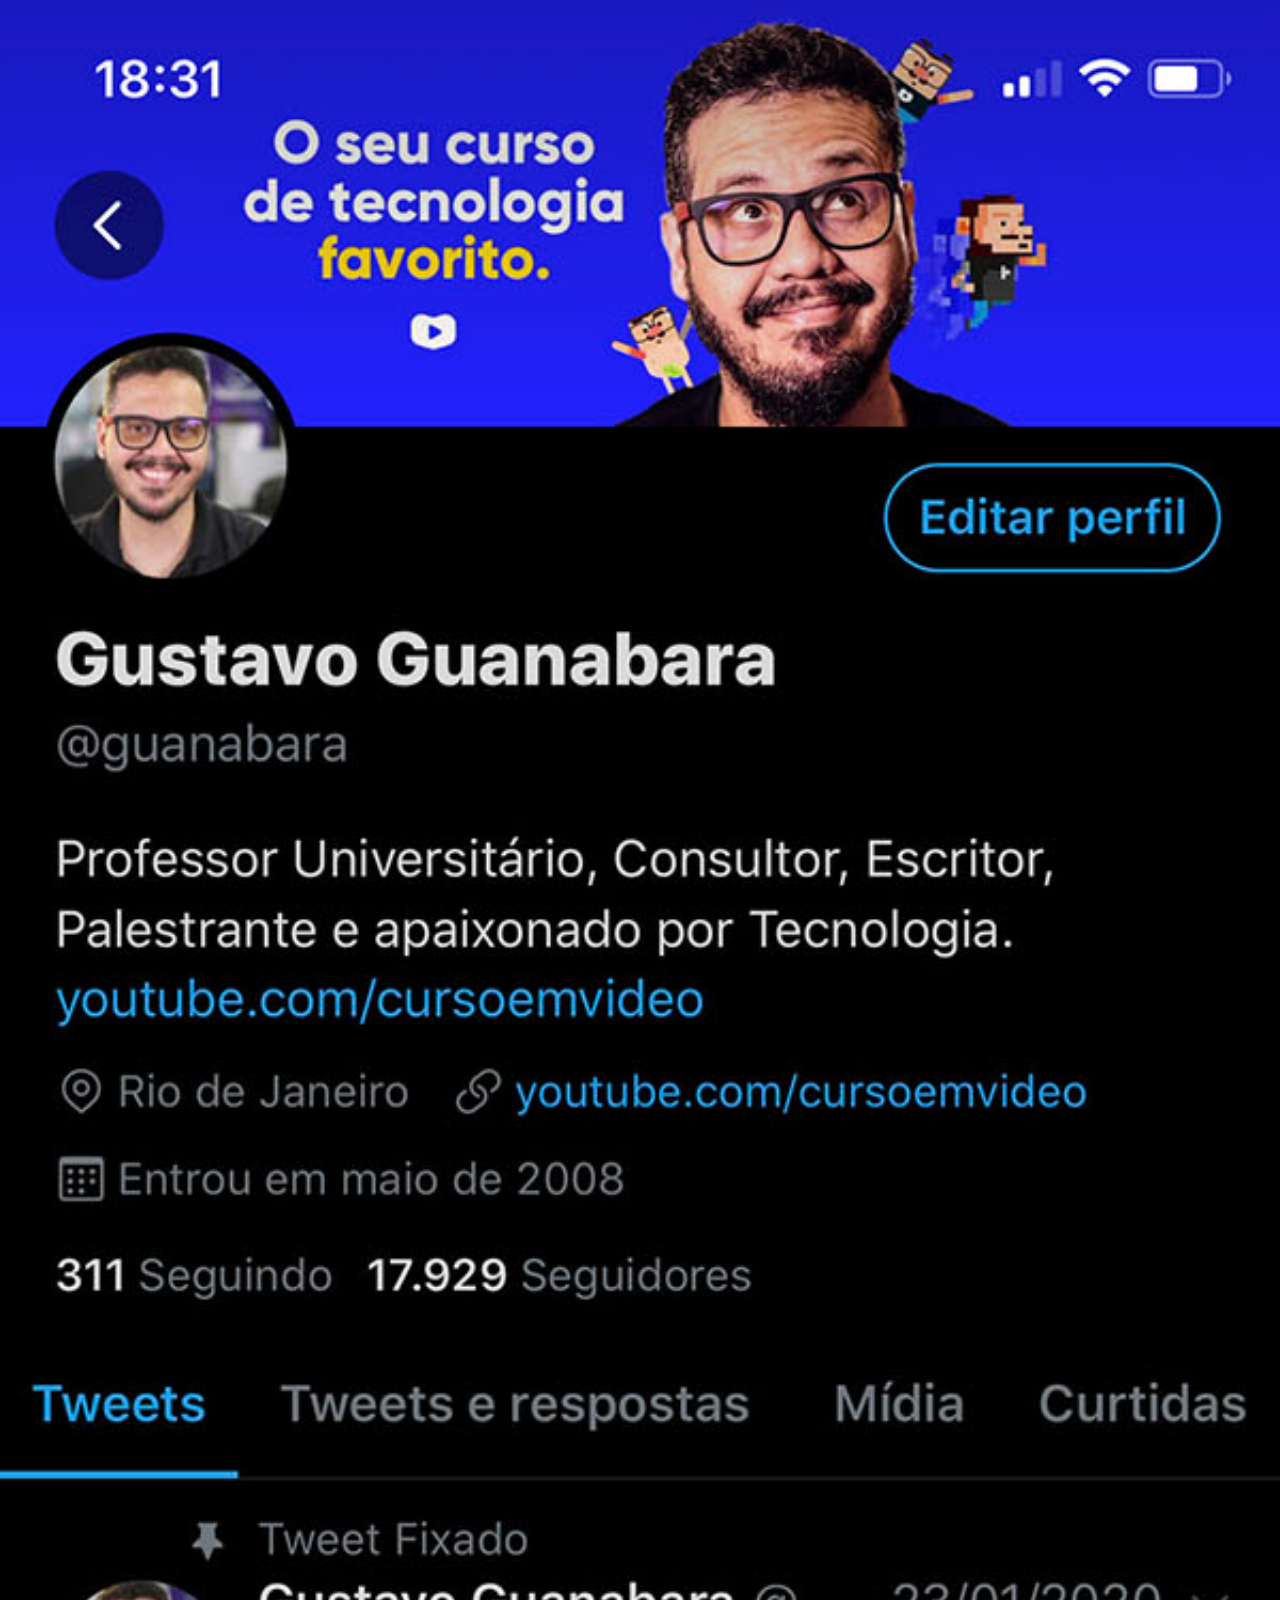
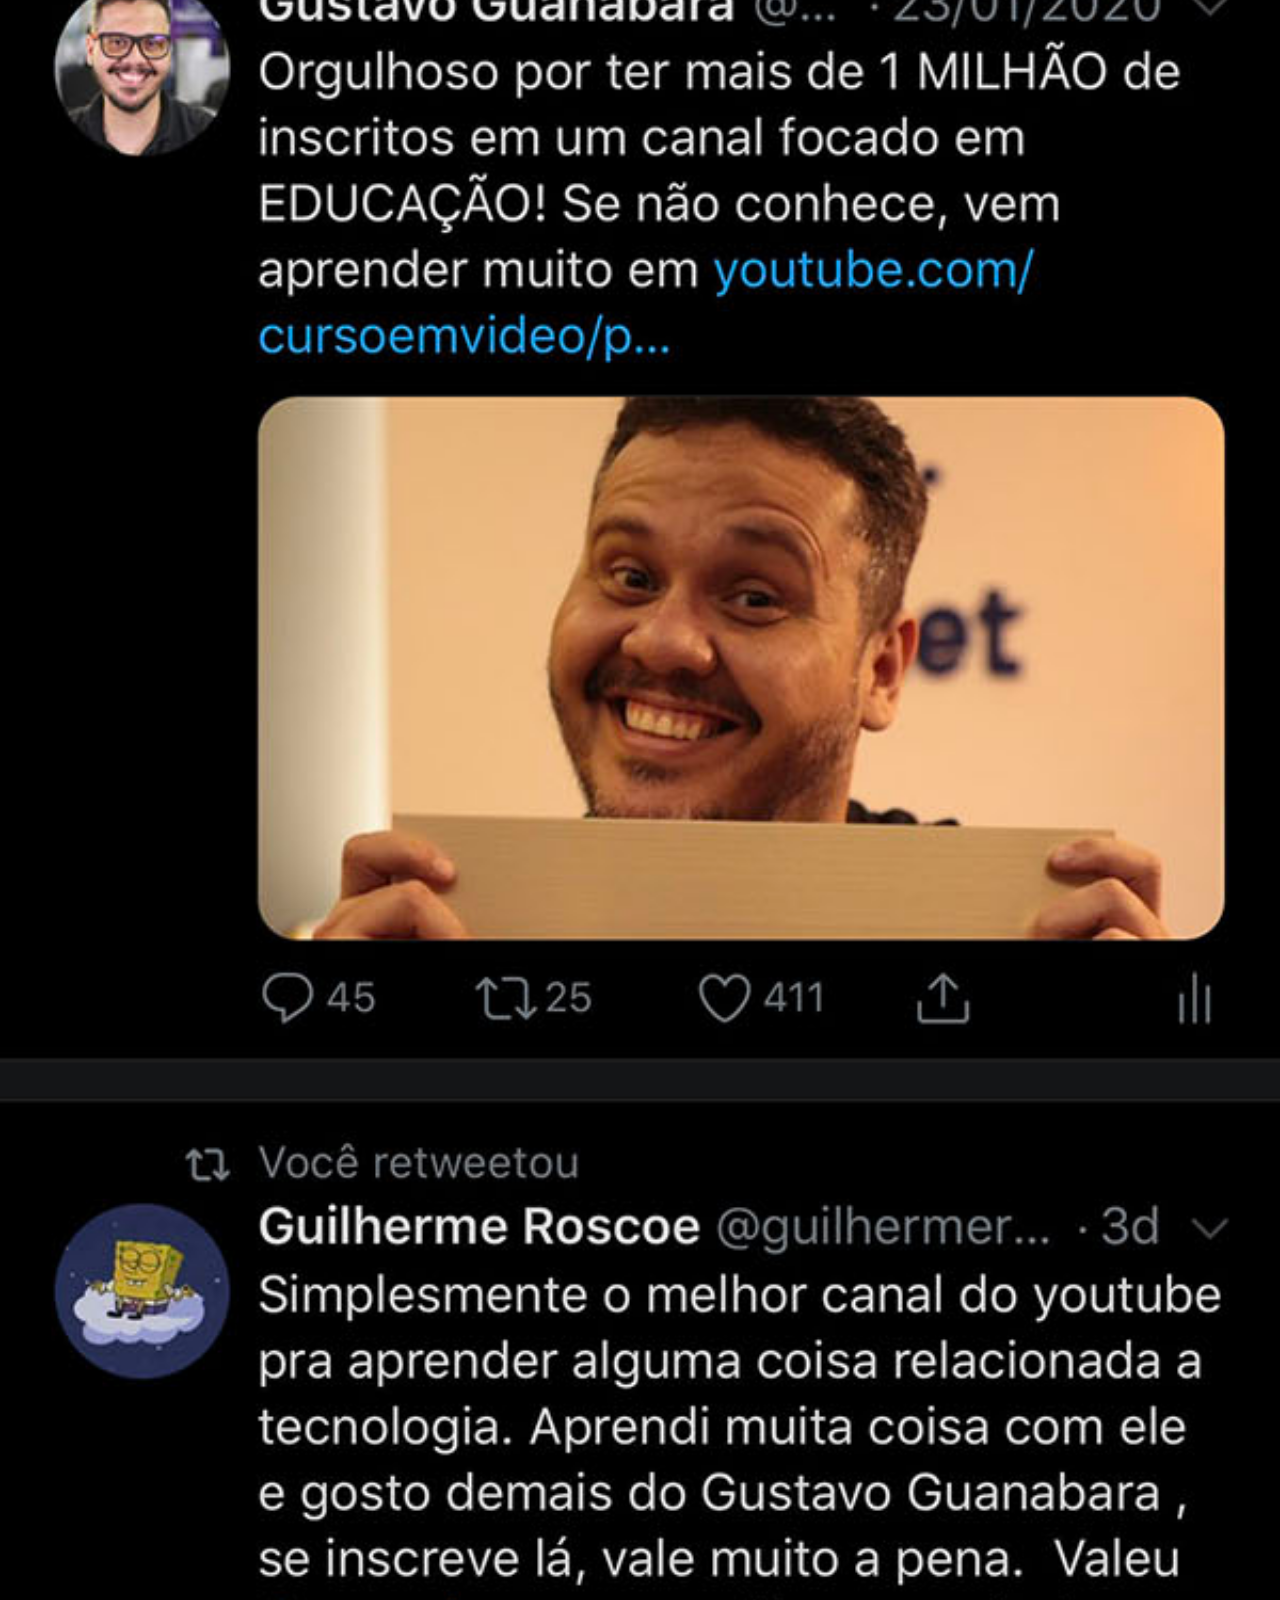
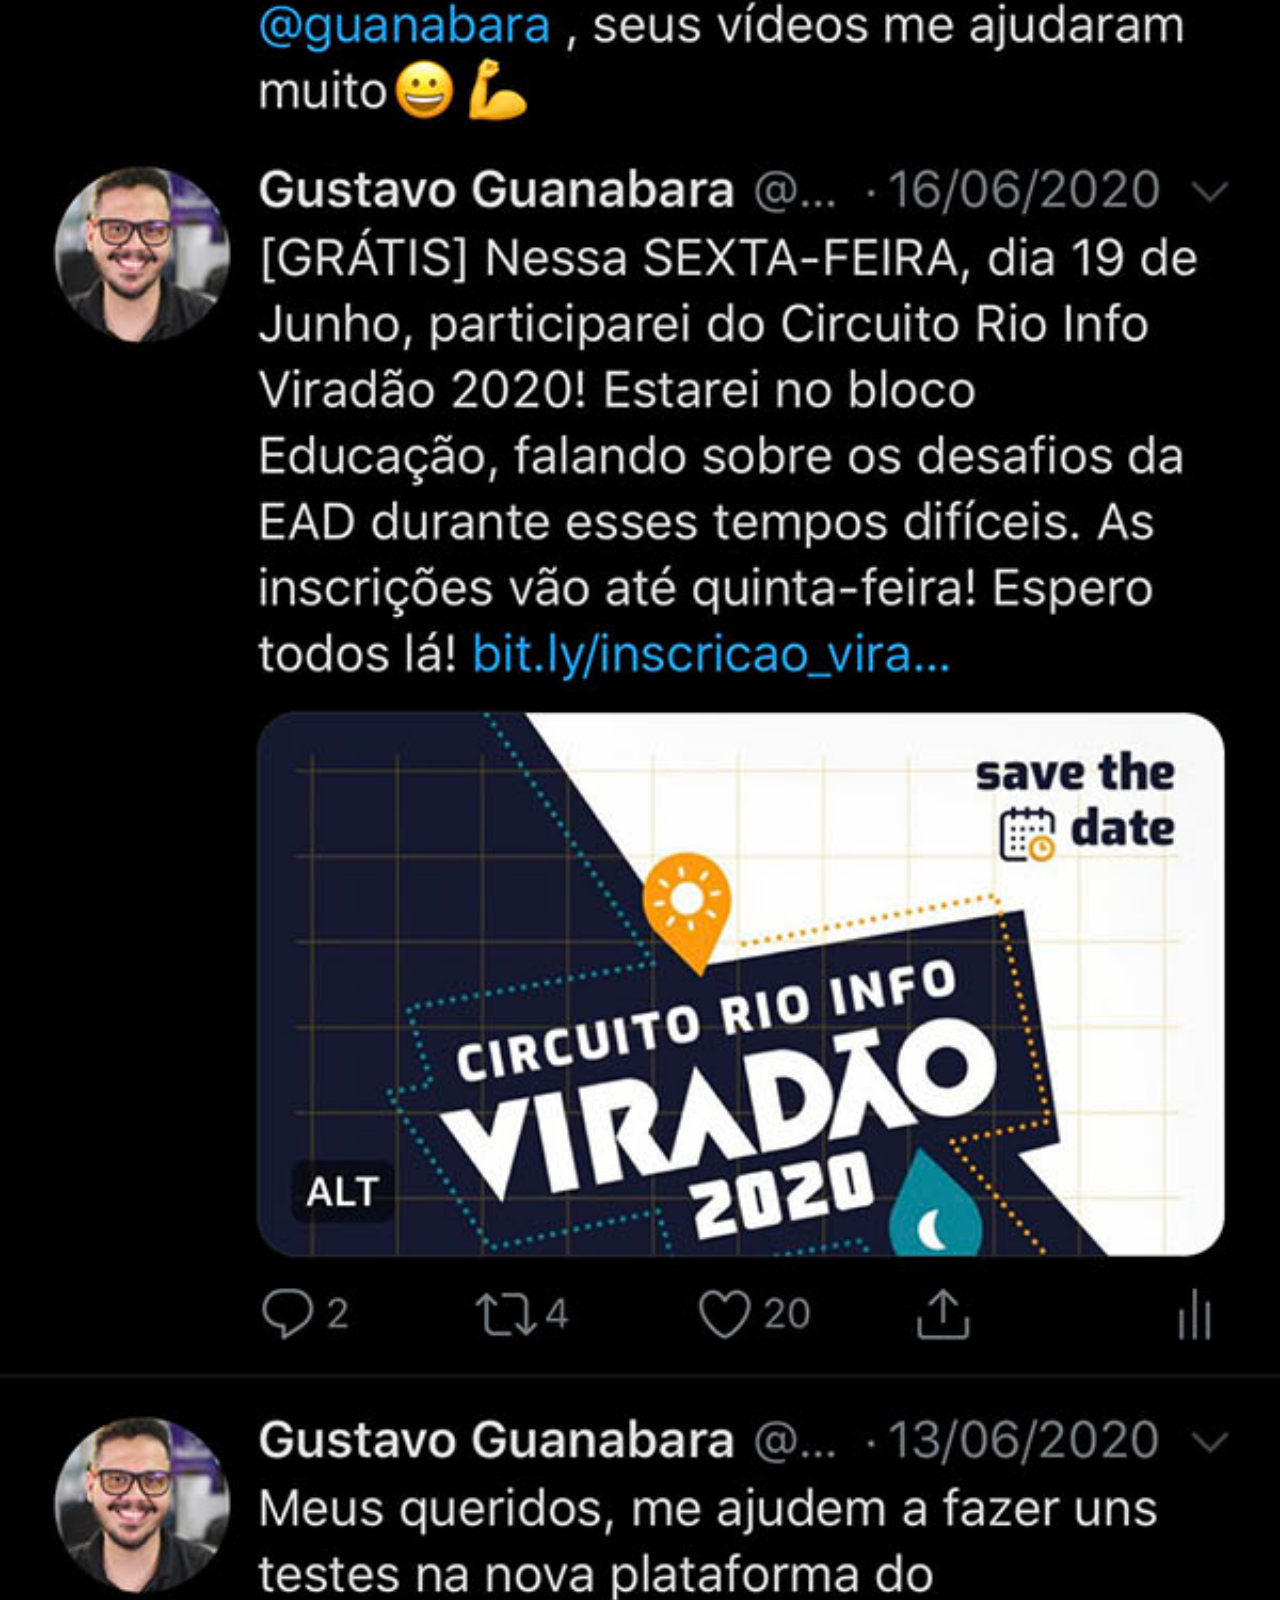
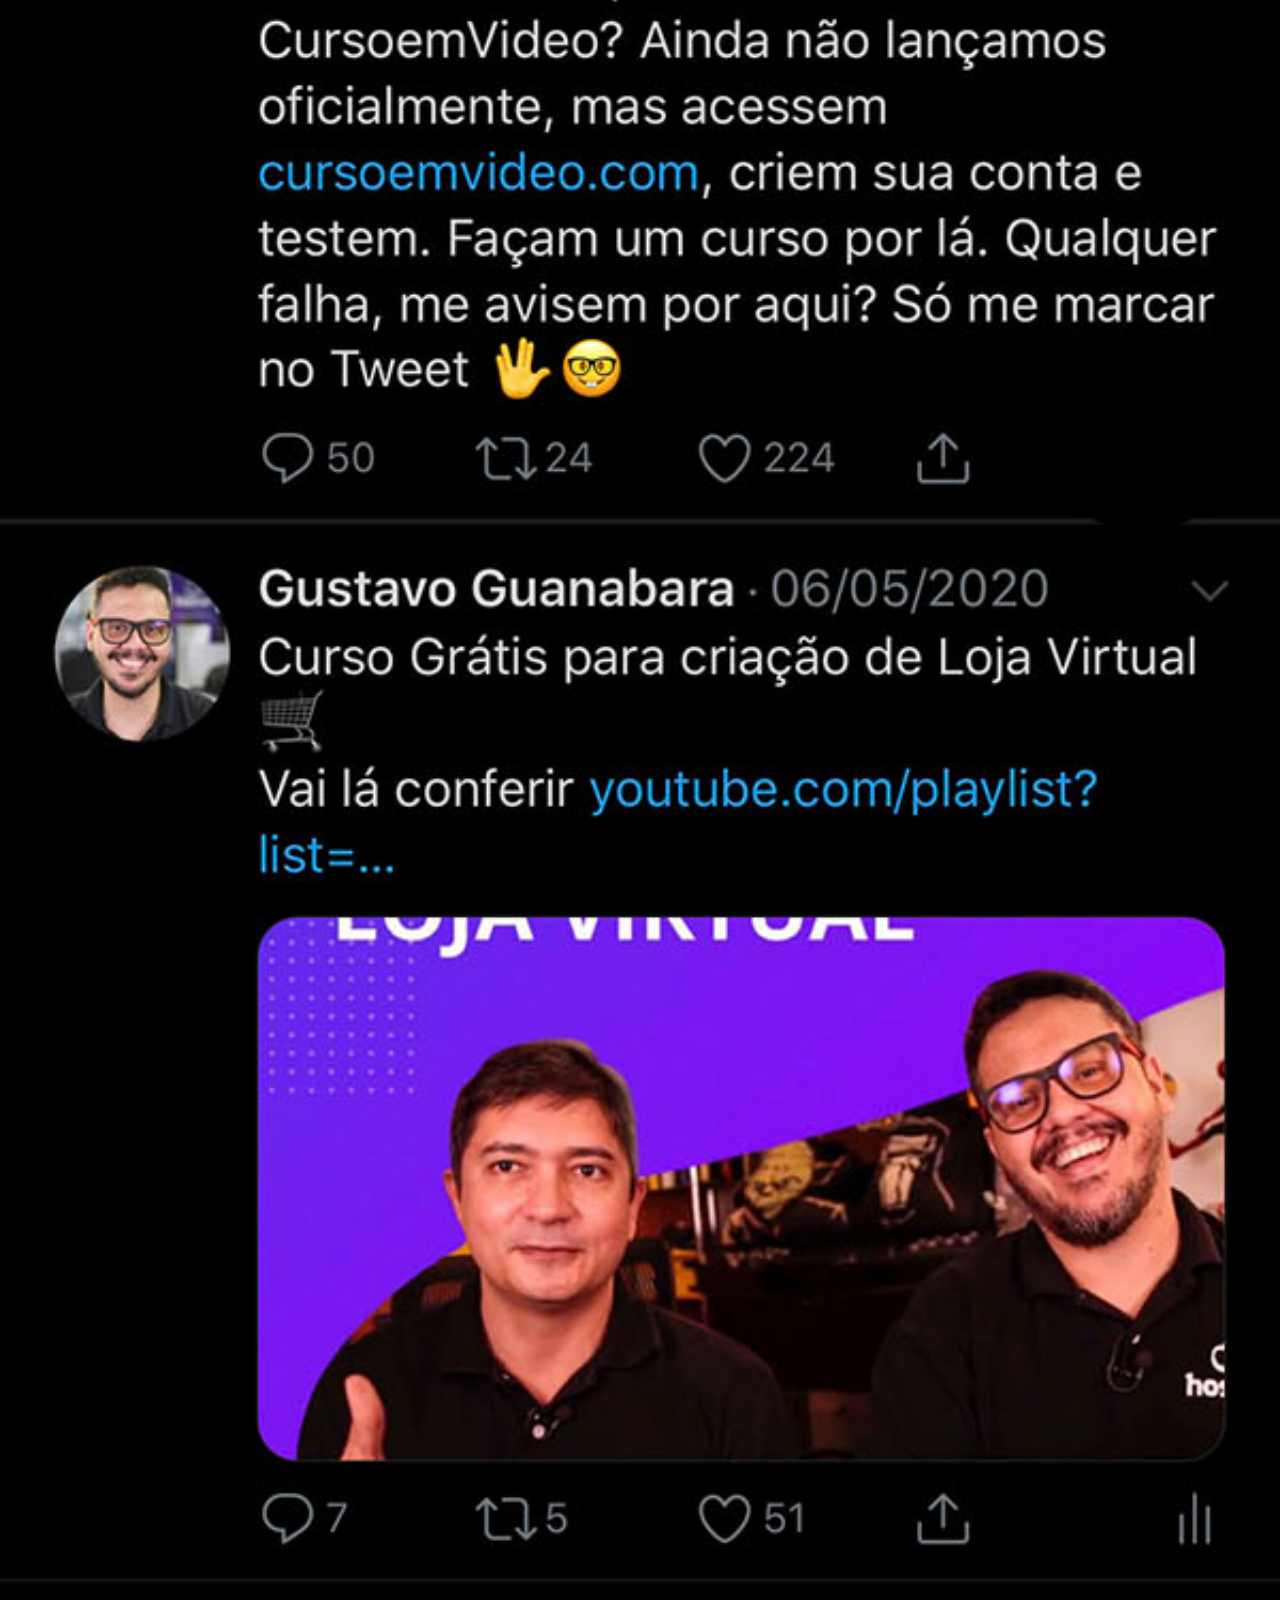
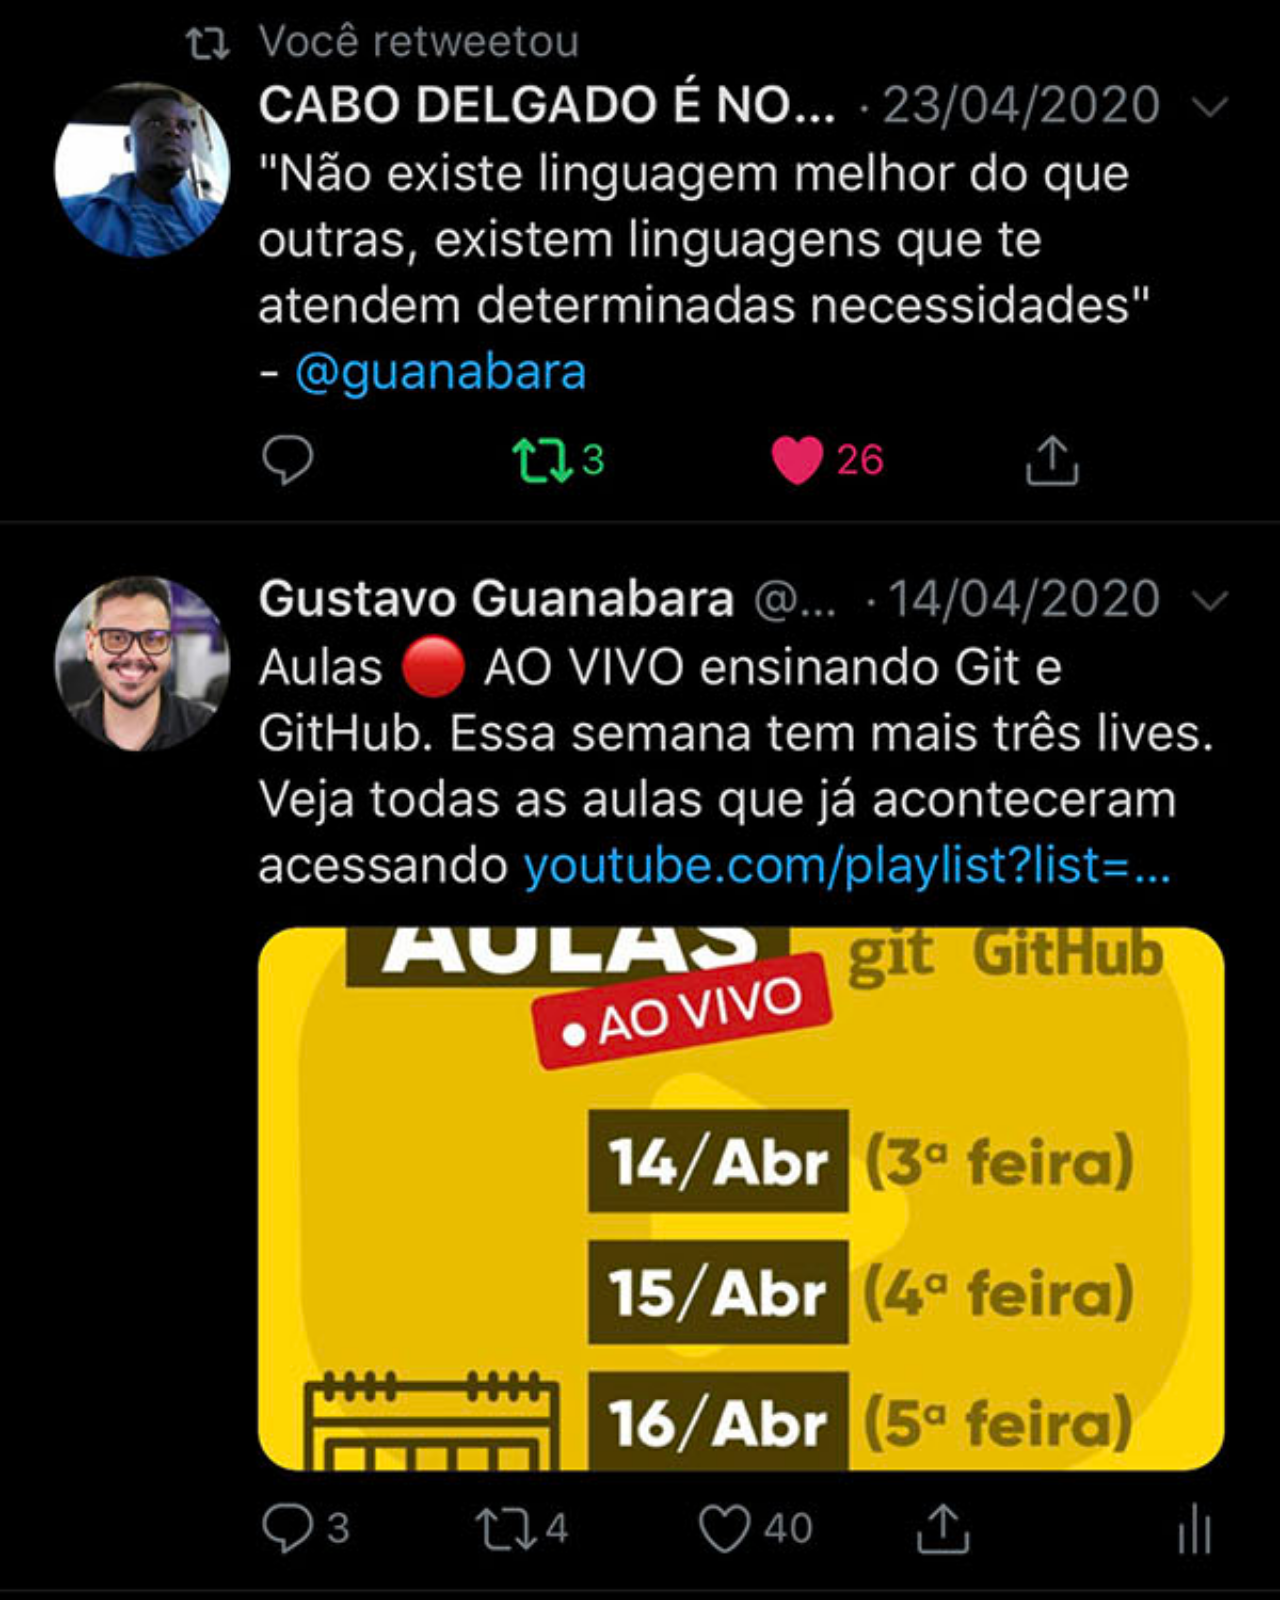
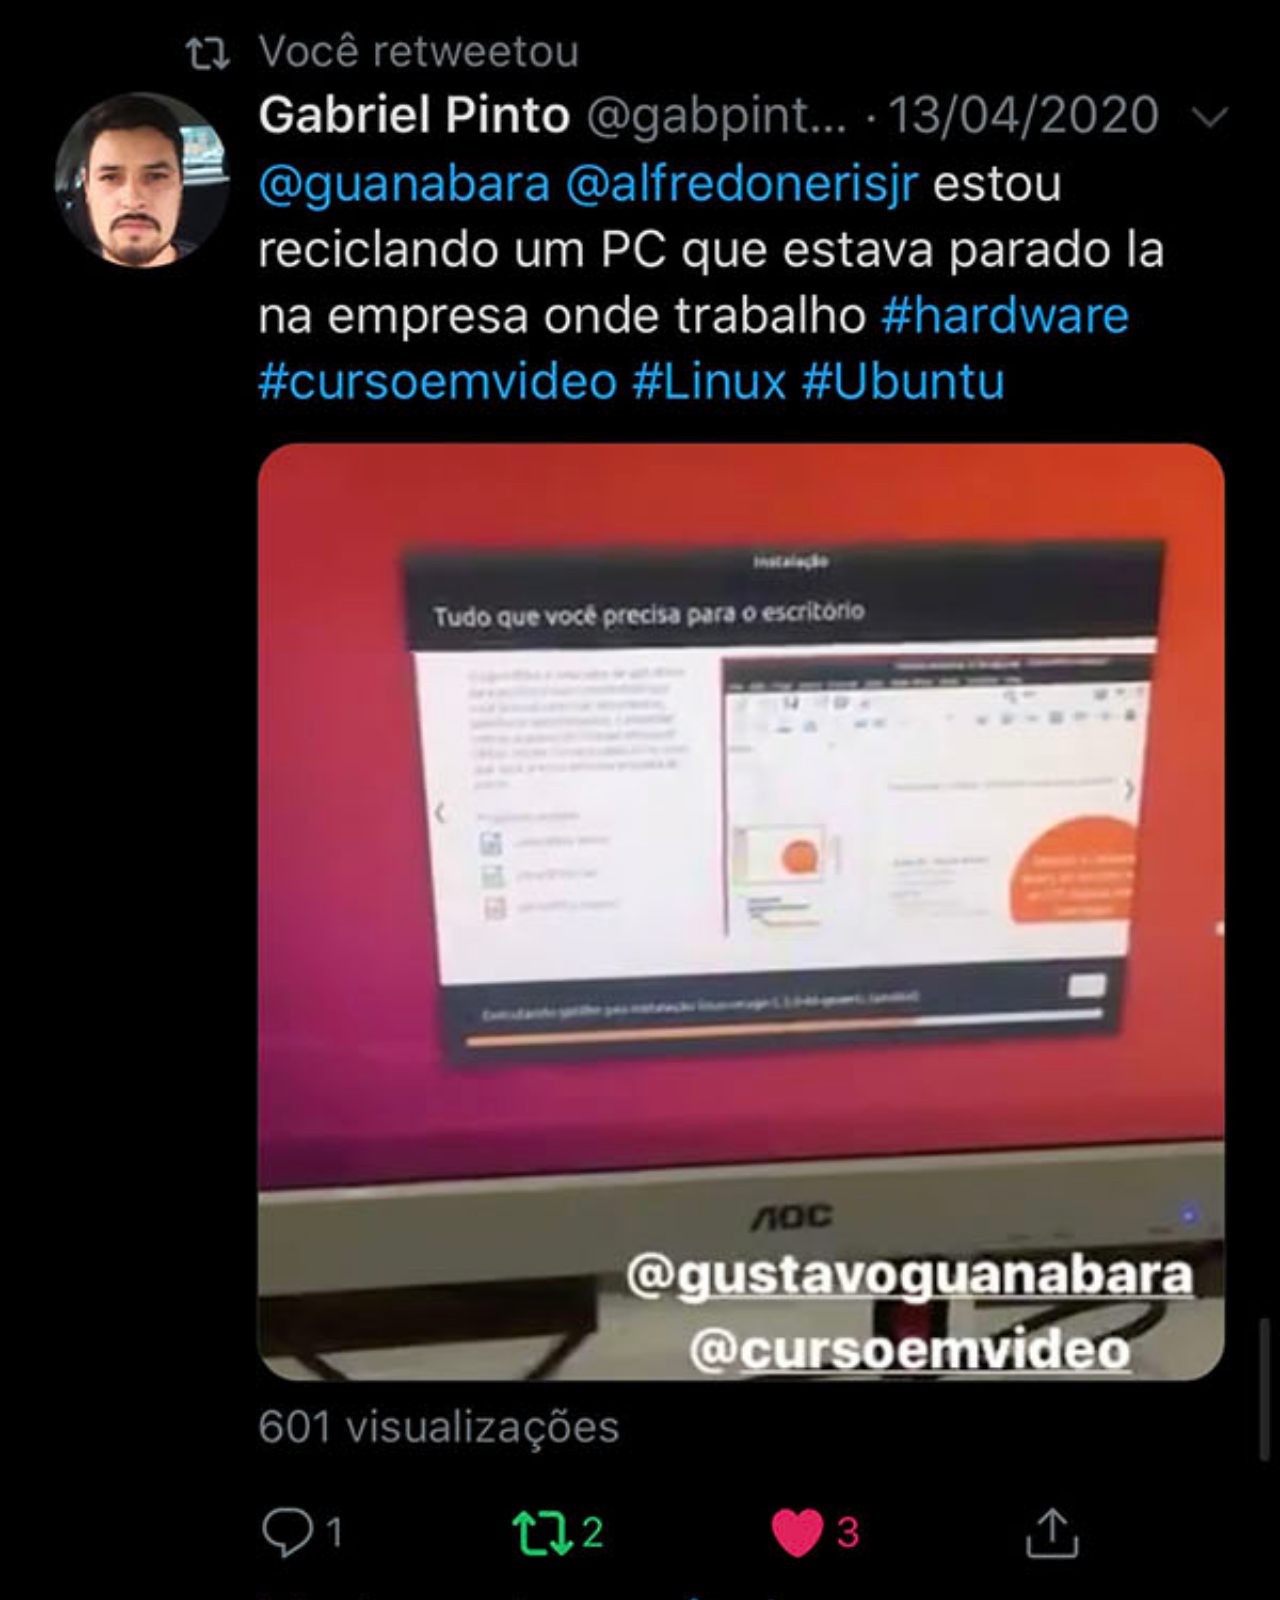
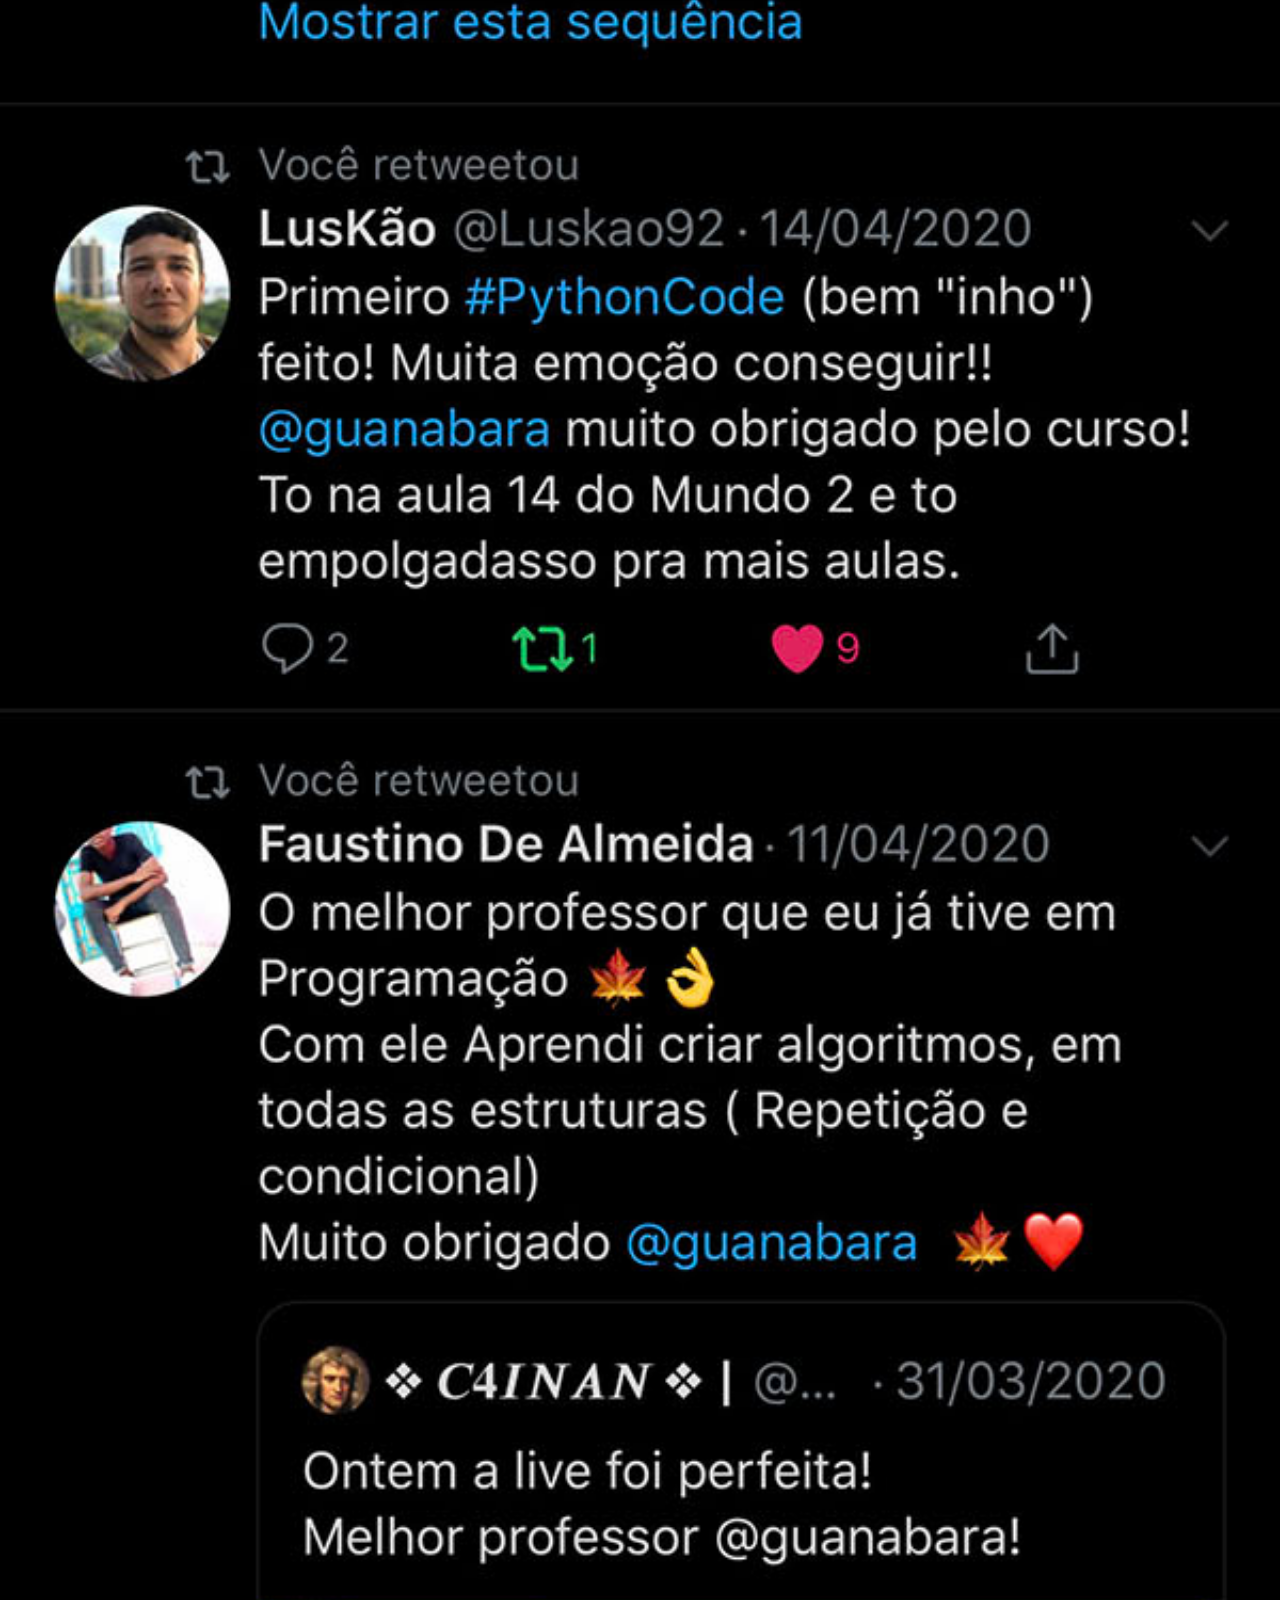
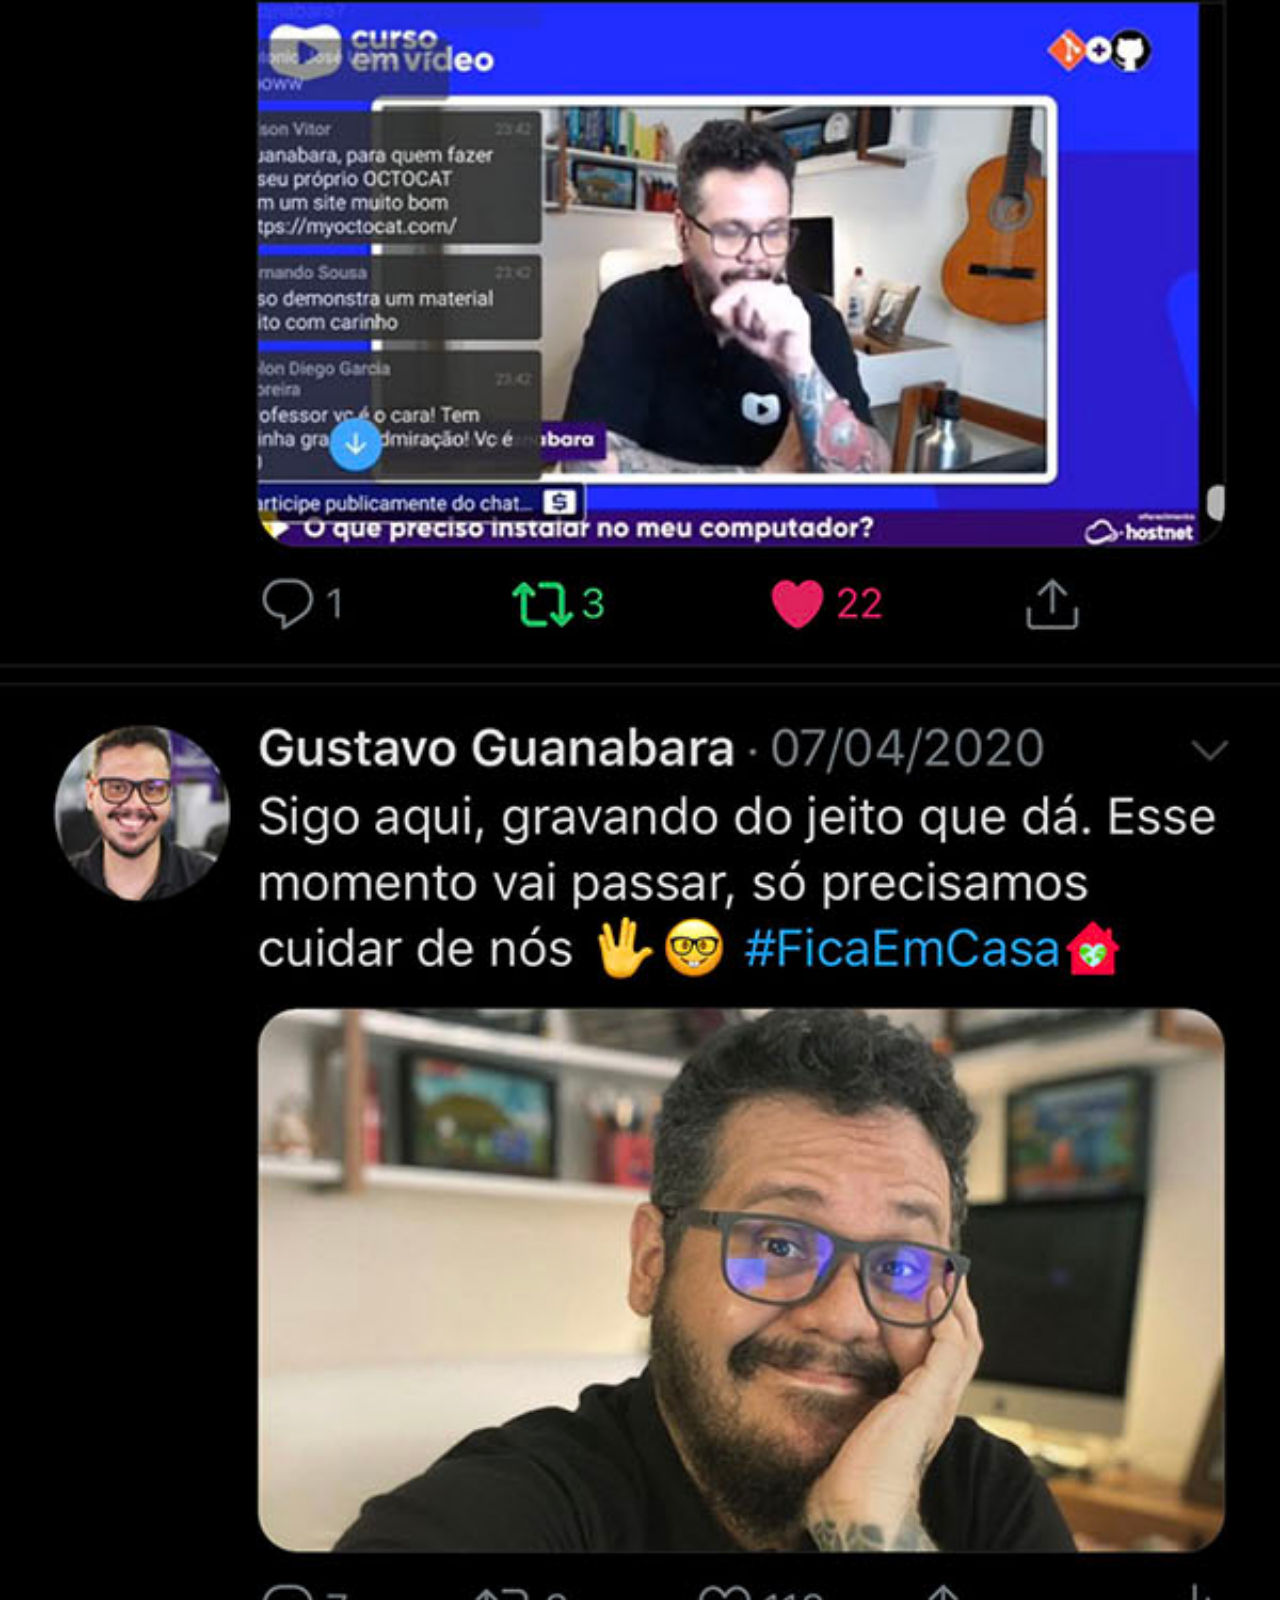
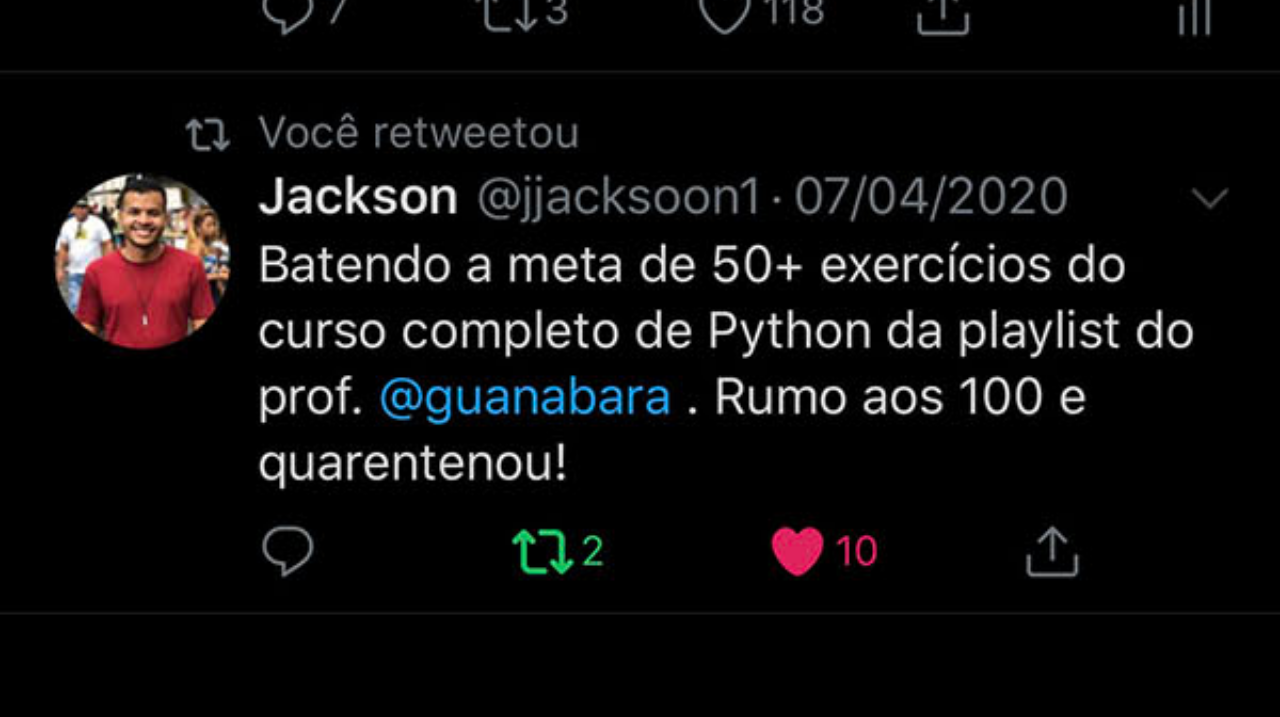
<file: projeto_redesocial/twitter.html>
<!DOCTYPE html>
<html lang="pt-br">
<head>
    <meta charset="UTF-8">
    <meta http-equiv="X-UA-Compatible" content="IE=edge">
    <meta name="viewport" content="width=device-width, initial-scale=1.0">
    <title>Home</title>
    <style>
        * {
            margin: 0px;
            padding:0px;
        }

        body {
            background-color: black;
        }

        body::-webkit-scrollbar {
            width: 10px;
        }

        body::-webkit-scrollbar-track {
            background: white;
        }

        body::-webkit-scrollbar-thumb {
            background-color: rgb(154, 154, 154);
            border-radius: 20px;
        }

        body::-webkit-scrollbar-thumb:active {
            background-color: rgb(88, 88, 88);
            border-radius: 20px;
        }

        img {
            width: 100%; 
        }

        @keyframes fade {
            from {
                opacity: 0;
            }
            to {
                opacity: 1;
            }
        }

        div#fonte {
            opacity: 0;
            background-image: linear-gradient(rgb(0,0,0) -20%, rgb(243, 0, 0) 90%, rgb(0,0,0) 900%);
            margin-top: -4px;
            padding: 0px;
            width: 100%;
            animation-fill-mode: both;
            animation-delay: 1.5s;
            animation-duration: 1.5s;
            animation-name: fade;
        }

        h1 {
            font-size: 2em;
            text-align: center;
            font-family: Arial, Helvetica, sans-serif;
            padding: 20px;
            color: white;
            text-shadow: 0px 0px 20px black;
        }

        a {
            text-decoration: none;
        }


    </style>
</head>
<body>
    <div>
        <img src="imagens/tela-twitter.jpg" alt="Canal do Youtube do Curso em Vídeo">
    </div>
    <a href="https://twitter.com/guanabara?ref_src=twsrc%5Egoogle%7Ctwcamp%5Eserp%7Ctwgr%5Eauthor" target="_blank">
        <div id="fonte">
            <h1>ACESSE</h1>
        </div>
    </a>
    
</body>
</html>
</file>
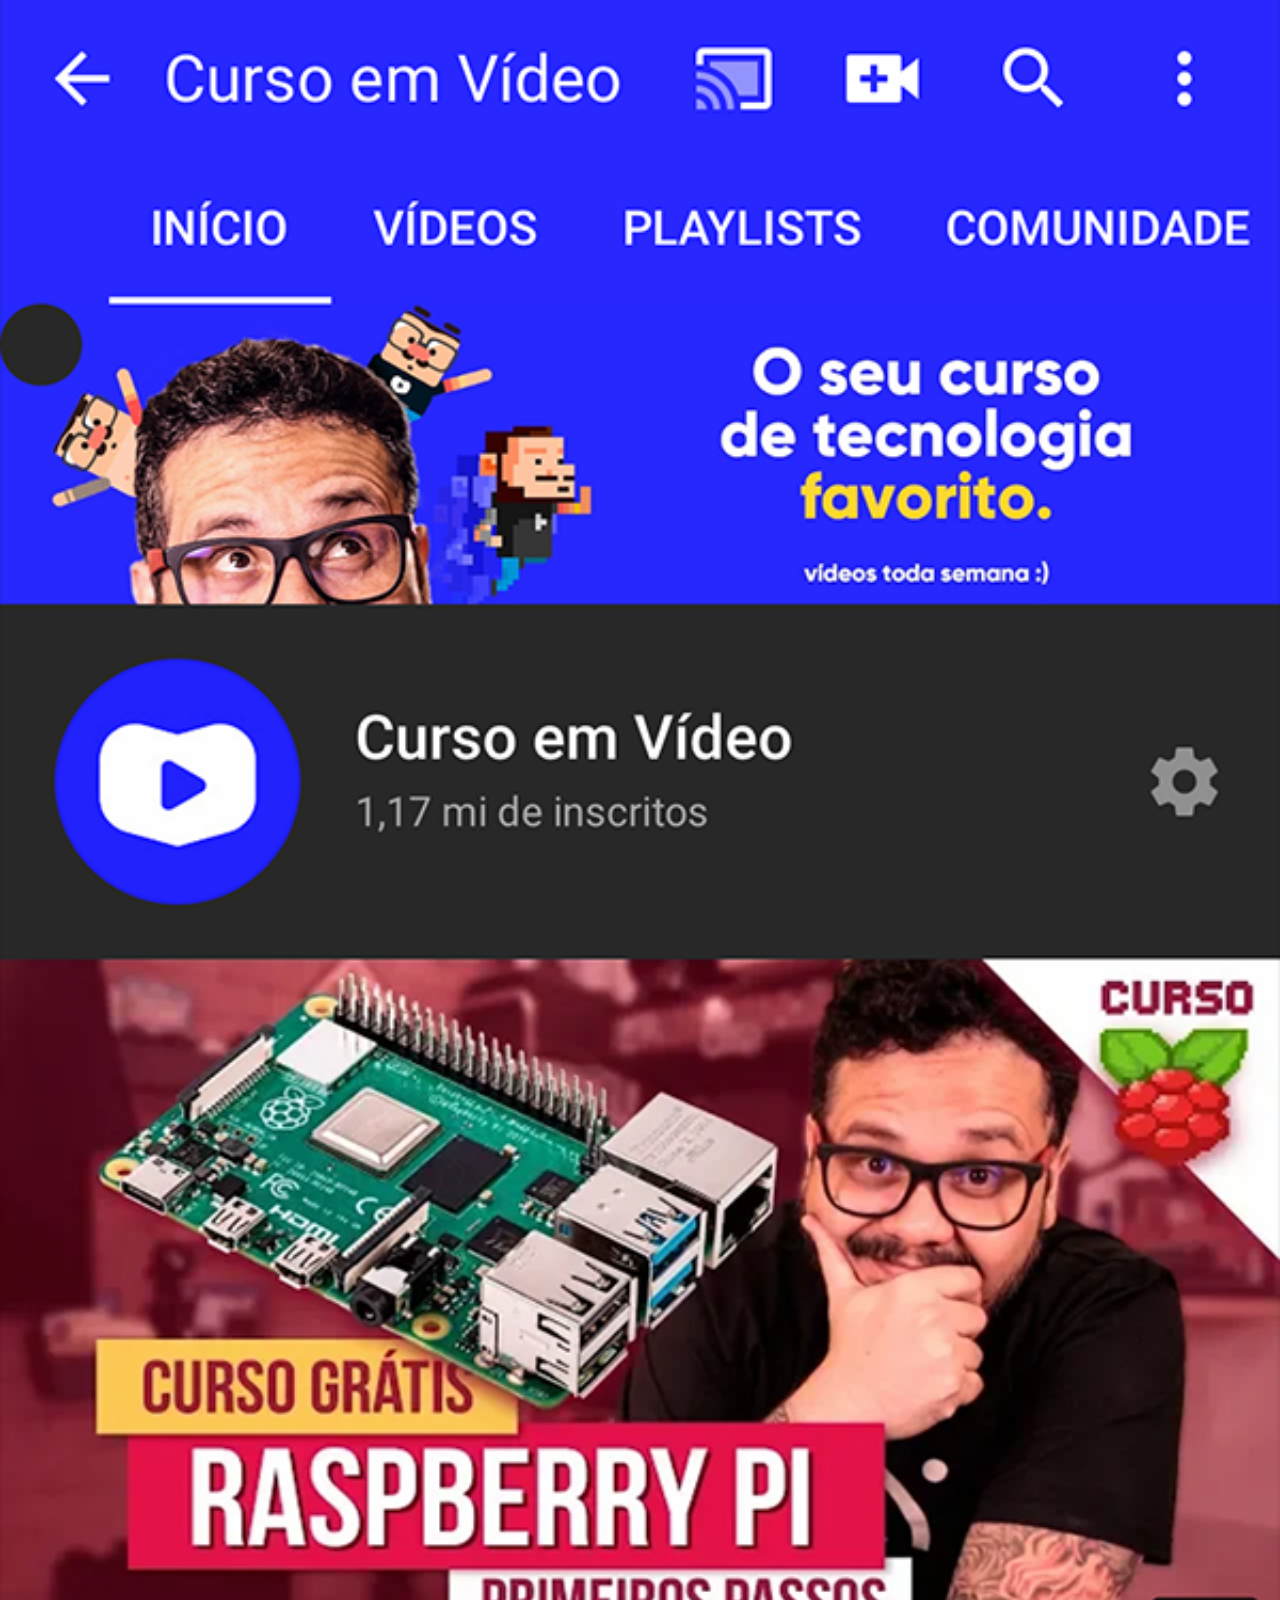
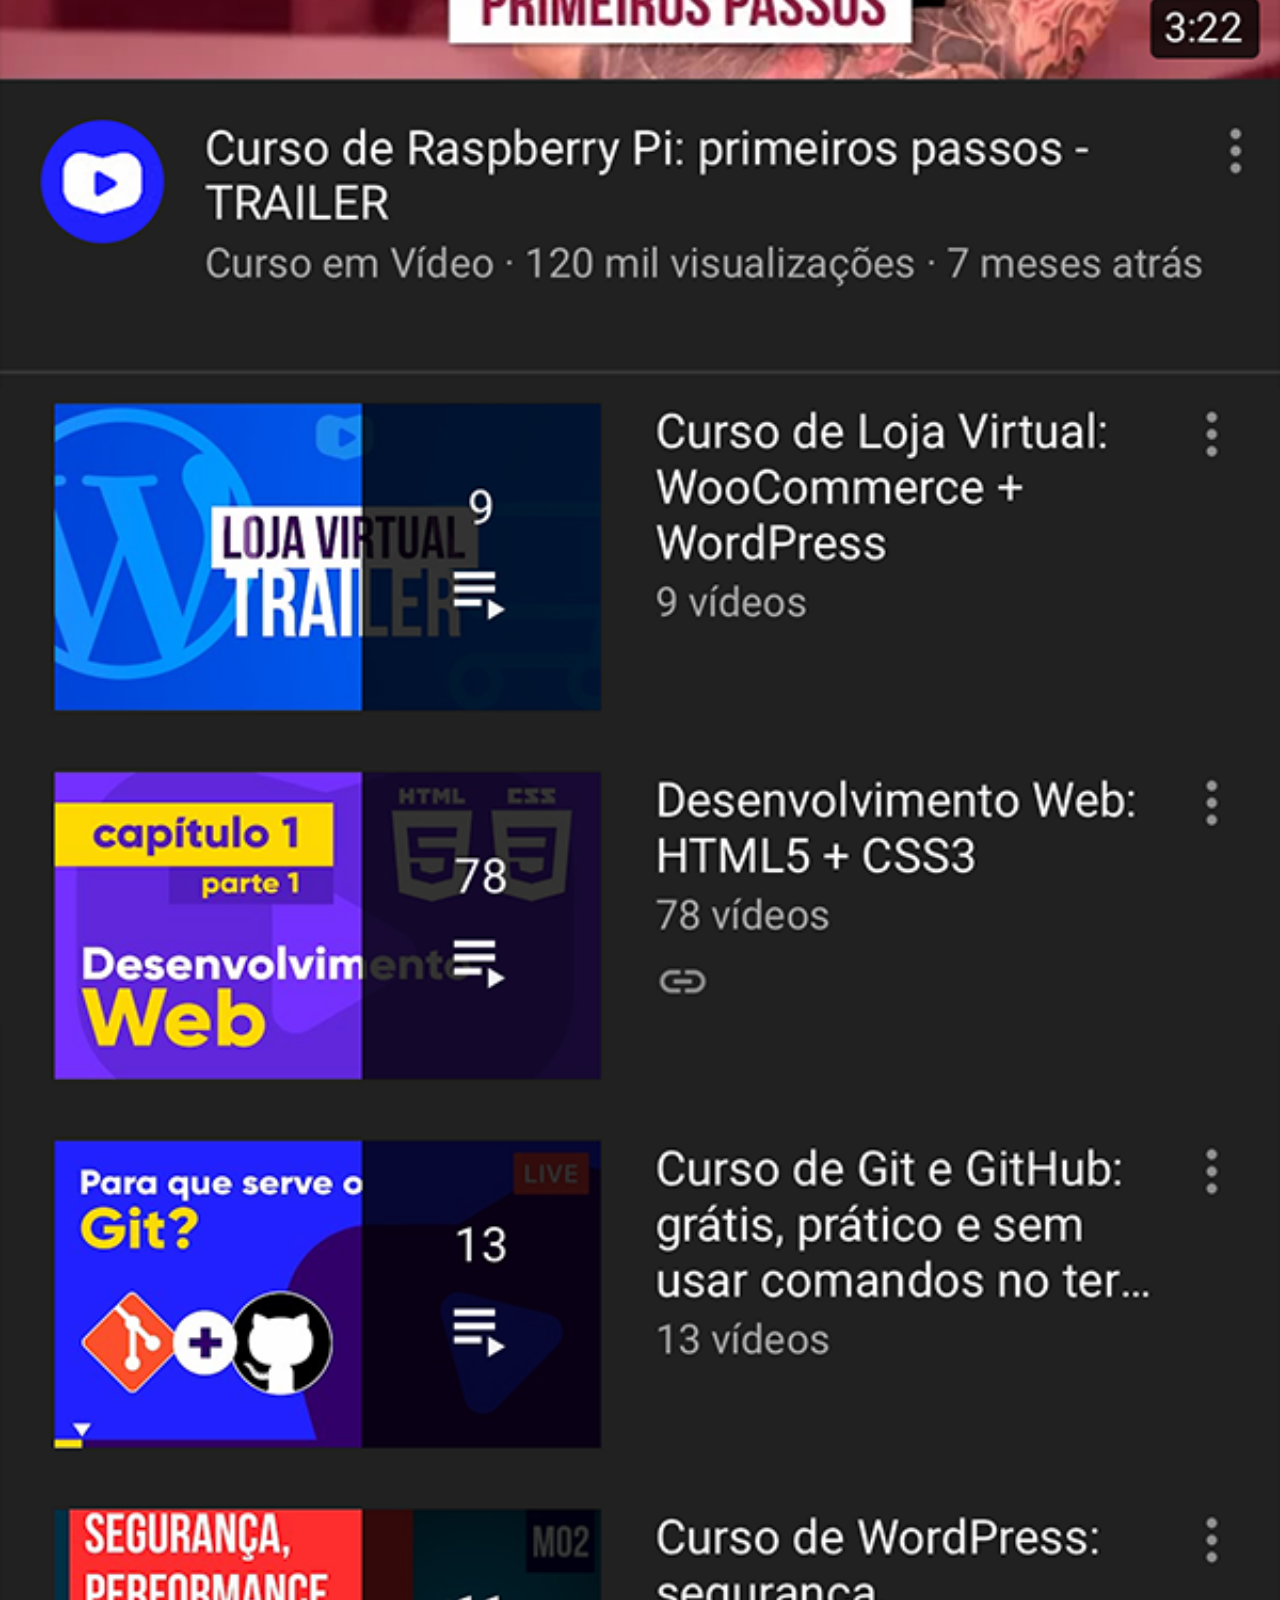
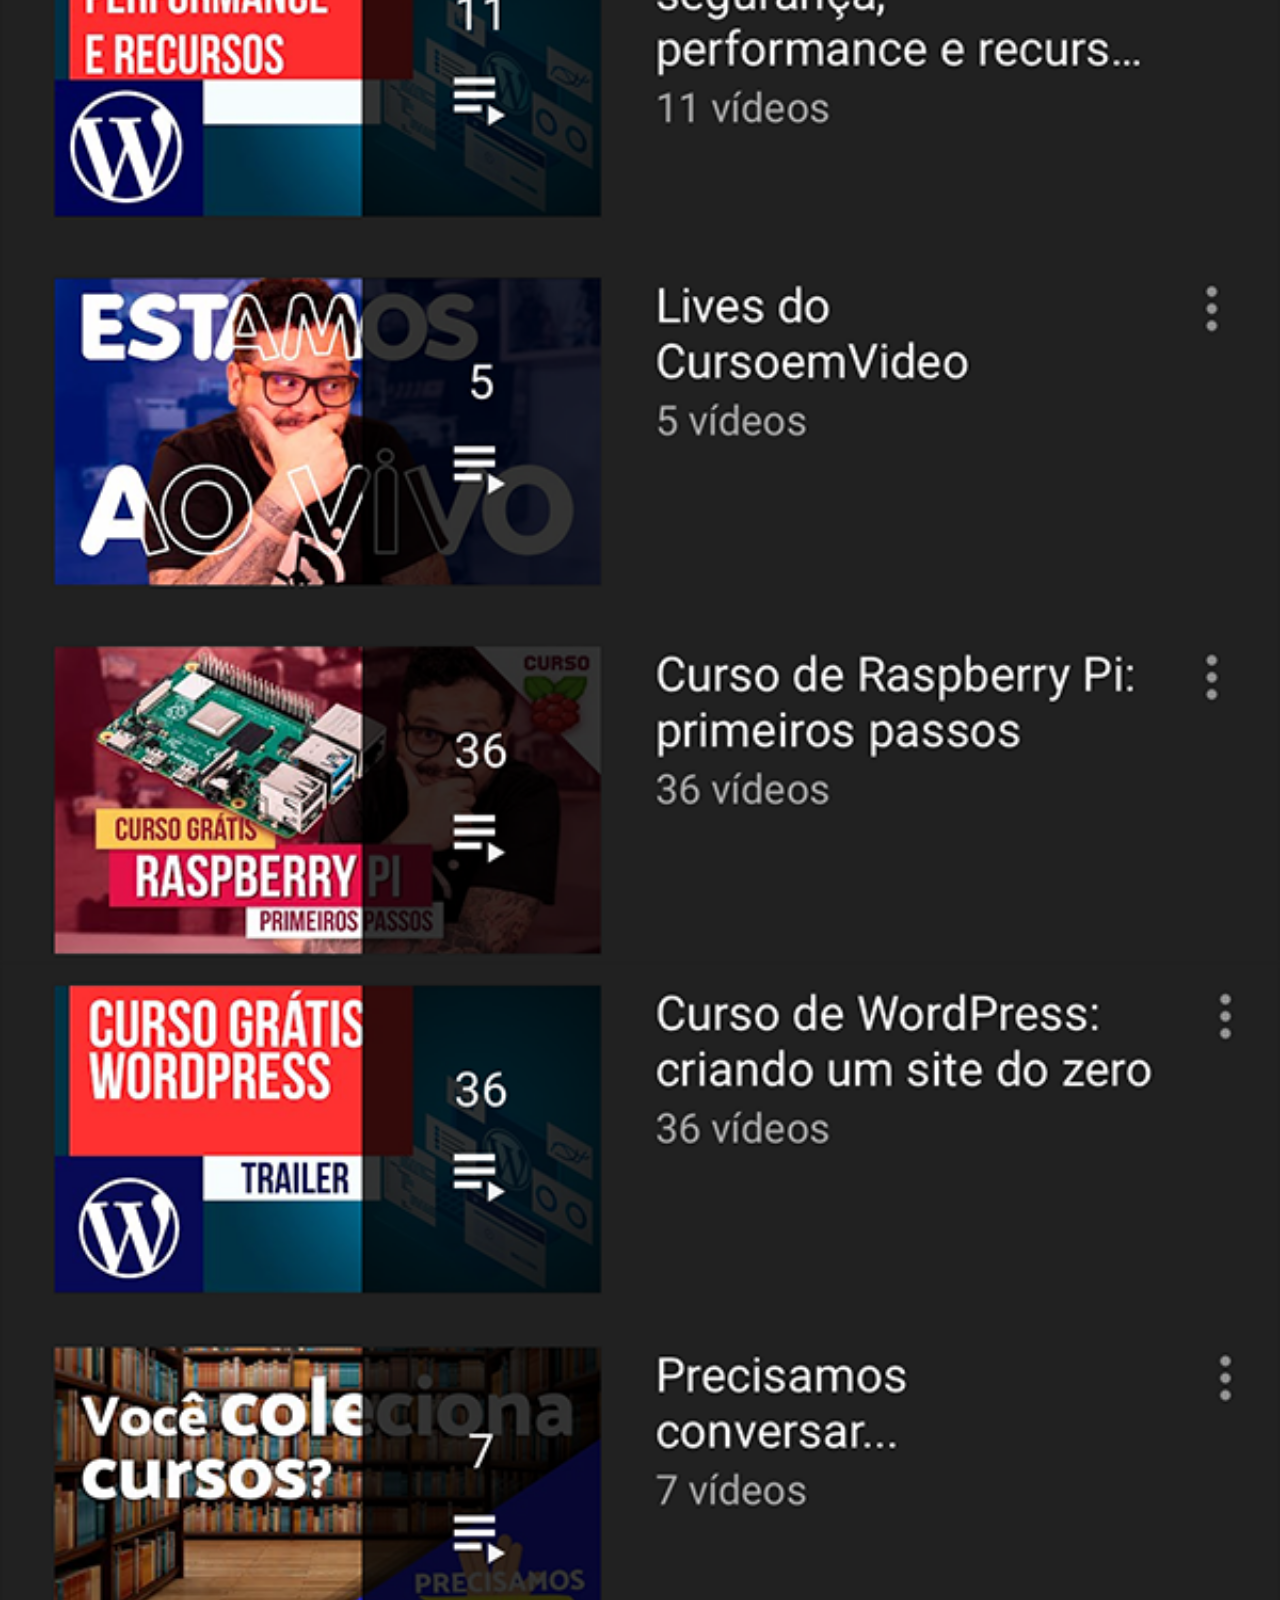
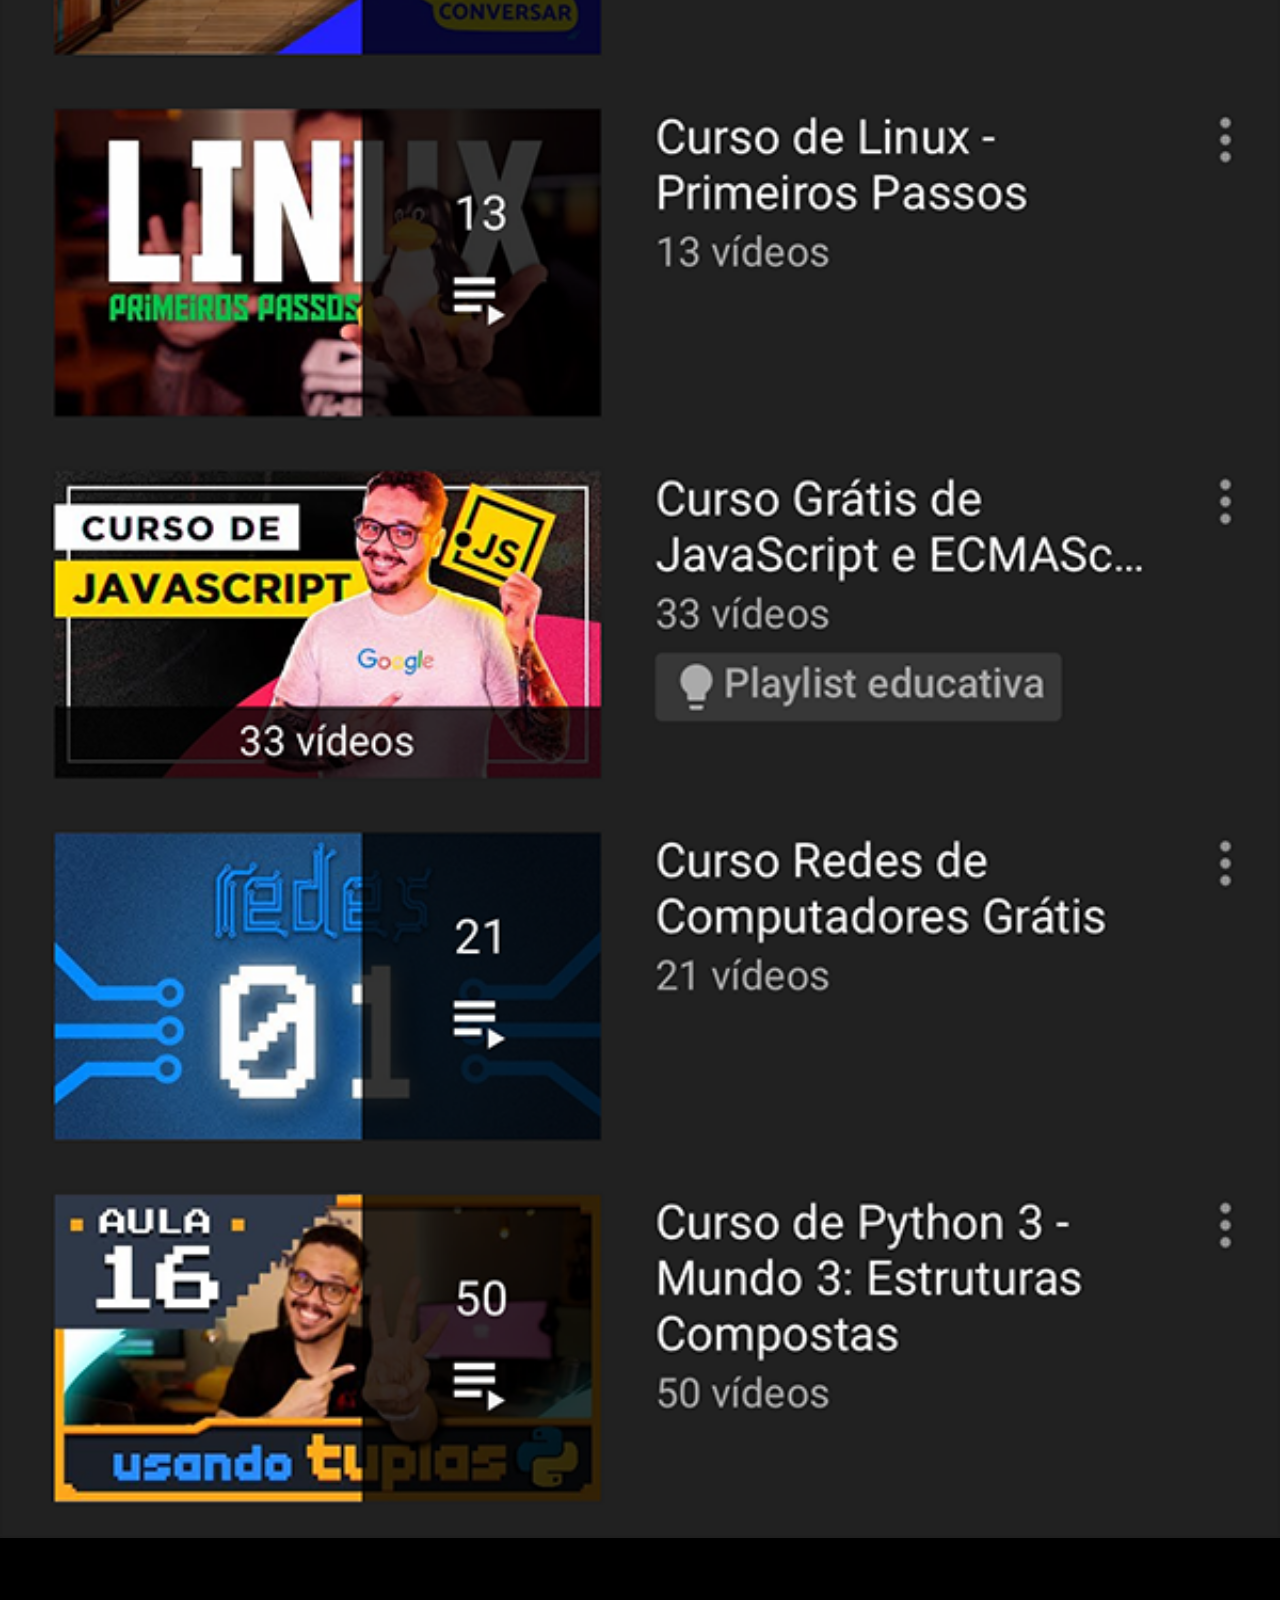
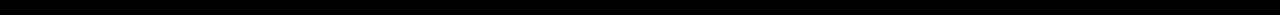
<file: projeto_redesocial/youtube.html>
<!DOCTYPE html>
<html lang="pt-br">
<head>
    <meta charset="UTF-8">
    <meta http-equiv="X-UA-Compatible" content="IE=edge">
    <meta name="viewport" content="width=device-width, initial-scale=1.0">
    <title>Home</title>
    <style>
        * {
            margin: 0px;
            padding:0px;
        }

        body {
            background-color: black;
        }

        body::-webkit-scrollbar {
            width: 10px;
        }

        body::-webkit-scrollbar-track {
            background: white;
        }

        body::-webkit-scrollbar-thumb {
            background-color: rgb(154, 154, 154);
            border-radius: 20px;
        }

        body::-webkit-scrollbar-thumb:active {
            background-color: rgb(88, 88, 88);
            border-radius: 20px;
        }

        img {
            width: 100%; 
        }

        @keyframes fade {
            from {
                opacity: 0;
            }
            to {
                opacity: 1;
            }
        }

        div#fonte {
            opacity: 0;
            background-image: linear-gradient(rgb(0,0,0) -20%, rgb(243, 0, 0) 90%, rgb(0,0,0) 900%);
            margin-top: -4px;
            padding: 0px;
            width: 100%;
            animation-fill-mode: both;
            animation-delay: 1.5s;
            animation-duration: 1.5s;
            animation-name: fade;
        }

        h1 {
            font-size: 2em;
            text-align: center;
            font-family: Arial, Helvetica, sans-serif;
            padding: 20px;
            color: white;
            text-shadow: 0px 0px 20px black;
        }

        a {
            text-decoration: none;
        }

    </style>
</head>
<body>
    <div>
        <img src="imagens/tela-youtube.png" alt="Canal do Youtube do Curso em Vídeo">
    </div>
    <a href="https://www.youtube.com/user/cursosemvideo" target="_blank">
        <div id="fonte">
            <h1>ACESSE</h1>
        </div>
    </a>
    
</body>
</html>
</file>
<file: 1#_projeto_android/style.css>
@charset "UTF-8";

@font-face {
    font-family: "fonte";
    src: url(fontes/idroid.otf);
}
    
@font-face {
    font-family: "fontemain";
    src: url(fontes/Staatliches-Regular.ttf);
}


body {
    background-color: #c1fada;
    margin: 0;
    padding: 0;

}

p {
    font-family: Arial, Helvetica, sans-serif;
        text-align: justify;
        text-indent: 20px;
}


header {
    display: block;
    background-image: linear-gradient(rgb(131, 255, 162), rgb(5, 75, 40) 100%);
    box-shadow: -4px -8px 20px 20px rgba(0, 0, 0, 0.534);
    margin-top: -27px;
    width: 100%;
    height: 250px;
}

main {
    min-width: 300px;
    max-width: 1000;
}

header > nav > a {
    display: inline-block;
    text-decoration: none;
    color: white;
    font-family: Arial, Helvetica, sans-serif;
    font-size: 1em;
    padding: 5px;
    font-weight: bolder;
    margin-top: 50px;
    margin-left: 15px;
}

header > nav > a:hover {
    text-decoration: underline;
    transform: scale(1.1);
    transition: all 400ms ease-in-out;
    text-shadow:0px 0px 17px rgb(2, 255, 99);
    
}

header > p#main {
    color: white;
    text-shadow: 2px 2px 2px rgba(0, 0, 0, 0.37);
    text-align: center;
    max-width: 500px;
    margin: auto;
}

h1#inicio {
    font-family: 'fontemain', Arial, Helvetica, sans-serif;
    font-weight: lighter;
    font-size: 2.5em;
    color: white;
    text-align: center;
    margin-left: 19px;
    padding-top: 50px;
    text-shadow: 2px 2px 2px rgba(0, 0, 0, 0.37);
}

article > p {
    font-size: 1.1em;
    line-height: 2em;
}


#corpo {
    display: block;
    position: relative;
    background-color: rgb(255, 255, 255);
    max-width: 800px;
    margin: auto;
    padding-left: 30px;
    padding-right: 30px;
    padding-top: 20px;
    padding-bottom: 20px;
    border-bottom-left-radius: 60px;
    border-bottom-right-radius: 60px;
}



main > h1 {
    color: rgb(0, 112, 0);
    font-size: 2em;
    font-family: "fonte";
}

article > h2 {
    background-image: linear-gradient( 90deg, rgba(100, 250, 125, 0.411) 20%, rgba(0, 0, 0, 0));
    color: rgb(0, 105, 0);
    font-family: "fonte";
}

img {
    display: block;
    margin: auto;
}


.video {
    background-color: #00883d;
    margin: 0px -20px 30px -20px;
    padding: 20px;
    position: relative;
    padding-bottom: 56.5%;
}

div.video > iframe {
    position: absolute;
    top: 5%;
    left: 5%;
    width: 90%;
    height: 90%;
}

aside {
    background-color: #a1ffca;
    font-family: Arial, Helvetica, sans-serif;
    border-radius: 15px;
    border-top-right-radius: 46px;
    padding: 10px 10px 20px 10px;
    max-width: 800px;
    margin-top: 10px;
    margin: auto;
    box-shadow: 3px 3px 6px rgba(0, 0, 0, 0.527);
}

aside > h3 {
    text-indent: 20px;;    display: block;
    background-color: rgb(0, 184, 122);
    margin-top: -9px;
    margin-left: -10px;
    margin-right: -9px;
    max-width: 800px;
    min-width: 320;
    height: 20px;
    border-top-left-radius: 15px;
    border-top-right-radius: 70px;
    padding-top: 10px;
    padding-bottom: 10px;
    color: white;
}


li {
    text-decoration: underline;
}

ul {
    columns: 2;
    list-style-position: inside;
}

aside > p {
    font-weight: 400;
}

span {
    color: #00883d;
    font-weight: bolder;
}

section p > a {
    text-decoration: none;
    color: #00883d;
    font-weight: bolder;
}

section p > a:hover {
    text-decoration: underline;
}

section > p#baip {
    text-align: center;
}


footer {
    background-color: rgb(3, 97, 50);
    height: 34px;
    font-family: Arial, Helvetica, sans-serif;
    padding-top: 6px;
    padding-bottom: 13px;
}


footer > p {
    text-align: center;
    color: white;
}

footer a {
    font-weight: bolder;
    color: white;
}


a:hover {
    text-decoration: underline;
    text-shadow: 0px 0px 9px rgb(1, 209, 95);
    transition: all 500ms;
}
</file>
<file: 2#_projeto_cordel/style.css>
@charset "UTF-8";

@import url('https://fonts.googleapis.com/css2?family=Passion+One:wght@400;700;900&display=swap');

@import url('https://fonts.googleapis.com/css2?family=Sriracha&display=swap');


:root {
    --fonte1: Verdana, Geneva, Tahoma, sans-serif;

    --fonte2: 'Passion One', cursive;

    --fonte3: 'Sriracha', cursive;
}

* {
    padding: 0px;
    margin: 0px;
}

html, body {
    min-height: 100vh;
}

header {
    display: block;
    background-color: black;
    color: white;
}

header > h1 {
    font-variant: small-caps;
    text-align: center;
    padding-top: 50px;
    font-family: var(--fonte2);
    font-size: 9vw;
}

header > p {
    text-align: center;
    font-family: Arial, Helvetica, sans-serif;
    font-size: 2vw;
    padding-bottom: 50px;

}

.imagem {
    background-color: rgb(114, 114, 114);
    box-shadow: inset 6px 6px 13px 0px rgba(0, 0, 0, 0.336);
    background-size: cover;
}

.imagem p {
    display: inline-block;
    background-color: rgba(0, 0, 0, 0.521);
    color: white;
    padding-left: 3px;
    margin-left: -3px;
}

.normal, .imagem {
    font-family: var(--fonte3);
    line-height: 2em;
    padding-top: 10vh;
    padding-bottom: 10vh;
    padding-left: 30px;
    font-size: 3.5vw;
}

#img01 {
    background-image: url("imagens/background001.jpg");
    background-position: right center;
    background-attachment: fixed;
}

#img02 {
    background-image: url("imagens/background002.jpg");
    background-position: right center;
    background-attachment: fixed;
}

footer {
    display: inline-block;
    position: absolute;
    background-color: black;
    color: white;
    text-align: center;
    font-family: var(--fonte1);
    width: 100%;
    height: 5vh;
    margin-top: 52px;
}

footer > p {
    padding-top: 8px;
    font-size: 1.4vh;
}


p > a {
    font-family: var(--fonte1);
    color: white;
    text-decoration: none;
    font-weight: bolder;
}

a:hover {
    text-decoration: underline;
    text-shadow: 0px 0px 4px white;
    transition: all 500ms;
}
</file>
<file: 3#_projeto_android_2.0/style.css>
@charset "UTF-8";

@font-face {
    font-family: "fonte";
    src: url(fontes/idroid.otf);
}
    
@font-face {
    font-family: "fontemain";
    src: url(fontes/Staatliches-Regular.ttf);
}

:root {
    --cor1: rgb(0, 255, 115);
    --cor2: rgb(0, 207, 93);
    --cor3: rgb(0, 160, 72);
    --cor5: rgb(0, 112, 50);
    --cor6: rgb(0, 80, 36);
    --cor7: rgb(0, 53, 24);
    --sombratexto: 0px 0px 4px var(--cor1);


}

@keyframes cimabaixo {
    from {
        transform: translateY(-5px);
        
    }

    to {
        transform: translateY(5px);
    }
}

@keyframes aside {
    from {
        transform: translateY(-15px);
        
    }

    to {
        transform: translateY(-6px);
    }
}


@keyframes fade {
    from {
        opacity: 0;
    }

    to {
        opacity: 1;
    }
}

@keyframes gp {
    from {
        font-size: 1em;
    }

    to {
        font-size: 1.2em;
        margin-left: 9px;
        margin-right: 9px;
    }
}


body {
    background-color: #111111;
    margin: 0;
    padding: 0;
    animation-direction: normal;
    animation-delay: 0s;
    animation-duration: 4s;
    animation-name: fade;

}

p {
    font-family: Arial, Helvetica, sans-serif;
        text-align: justify;
        text-indent: 20px;
}


header {
    user-select: none;
    display: block;
    background-color:rgb(0, 0, 0);
    box-shadow: -4px -8px 20px 20px rgba(0, 0, 0, 0.534);
    margin-top: -38px;
    width: 100%;
    height: 250px;
}

h1#inicio {
    position: relative;
    font-family: 'fontemain', Arial, Helvetica, sans-serif;
    font-weight: lighter;
    color: white;
    font-size: 3.5em;
    text-align: center;
    padding-top: 40px;
    text-shadow: 0px 0px 40px var(--cor3);
    animation-direction: alternate;
    animation-duration: 3s;
    animation-fill-mode: both;
    animation-iteration-count: infinite;
    animation-name: cimabaixo;
    animation-delay: 0.7s;
}

header > p#main {
    color: white;
    text-shadow: 0px 0px 6px rgba(255, 255, 255, 0.671);
    text-align: center;
    max-width: 500px;
    margin: auto;
    margin-top: -20px;
    margin-bottom: 30px;
}

@media screen and (max-width: 587px) {
    h1#inicio {
        font-size: 3em;
        padding-top: 64px;
    }

    img.desenho {
        height: 200px;
    }

    img {
        height: 250px;
    }

    p#main {
        display: none;
    }

    article > p, main p {
        font-size: 2em;
        line-height: 1.5em;
    }

}

@media screen and (max-width: 380px) {
    nav.sticky {
        font-size: 0.9em;
    }

    p#main {
        display: none;
    }

    #corpo h1, #corpo h2{
        font-size: 1.2em;
    }

    #corpo p {
        font-size: 1em;
    }

}

@media screen and (max-width: 352px) {
    nav.sticky {
        font-size: 0.8em;
    }

    p#main {
        display: none;
    }

    #corpo h1, #corpo h2{
        font-size: 1em;
    }

    #corpo p {
        font-size: 0.8em;
    }



}

main {
    min-width: 300px;
    max-width: 1000;
}

nav > a {
    display: inline-block;
    text-decoration: none;
    color: white;
    font-family: Arial, Helvetica, sans-serif;
    font-size: 1em;
    padding: 3px;
    text-shadow: var(--sombratexto);
    font-weight: bolder;
    margin-left: 8px;
    margin-top: 10px;
    
}



nav > a:hover {
    text-decoration: none;
    animation-direction: alternate;
    animation-duration: 1s;
    animation-fill-mode: forwards;
    animation-iteration-count: 1;
    animation-name: gp;
}

nav.sticky {
    margin-top: -20px;
    position: sticky;
    top: 0px;
    height: 50px;
    background-color: rgb(0, 0, 0);
    width: 100%;
    z-index: 2;
    box-shadow: -4px -8px 20px 20px rgba(0, 0, 0, 0.534);
    user-select: none;
}





article > p, main p {
    font-size: 1.1em;
    line-height: 2em;
}



#corpo {
    background-color: #0a0a0a;
    box-shadow: 0px 0px 5px black;
    border-radius: 50px;
    display: block;
    position: relative;
    max-width: 800px;
    margin: auto;
    padding-left: 30px;
    padding-right: 30px;
    padding-top: 20px;
    padding-bottom: 20px;
    border-bottom-left-radius: 60px;
    border-bottom-right-radius: 60px;
}

article, main p {
    color: white;
}

main div.fundo {
    background-color: rgb(2, 2, 2);
    border-top-left-radius: 20px;
    border-bottom-left-radius: 20px;
    margin-left: -5px;
}

main h1, h2 {
    padding: 9px;
    color: white;
    padding-left: 20px;
    
    font-weight: 100;
    text-shadow: var(--sombratexto);
    font-size: 2em;
    font-family: "fonte";
}

article > h2 {
    font-weight: 100;
    color: rgb(255, 255, 255);
    font-family: "fonte";
    text-shadow: 0px 0px 7px var(--cor1);
}

img {
    display: block;
    margin: 0 auto;
    border: 1px solid transparent;
    box-shadow: 2px 2px 9px black;
    border-radius: 30px;
    
}


.video {
    border: 1px solid transparent;
    background-color: rgb(0, 0, 0);
    box-shadow: 2px 2px 5px black;
    border-radius: 50px;
    margin: 0px -20px 30px -20px;
    padding: 20px;
    position: relative;
    padding-bottom: 56.5%;
}

div.video > iframe {
    position: absolute;
    top: 5%;
    left: 5%;
    width: 90%;
    height: 90%;
}

aside {
    animation-direction: alternate;
    animation-duration: 3s;
    animation-fill-mode: backwards;
    animation-iteration-count: infinite;
    animation-name: aside;
    animation-delay: 1s;


    background-color: #1d1d1d;
    font-family: Arial, Helvetica, sans-serif;
    border-radius: 15px;
    border-top-right-radius: 46px;
    padding: 10px 10px 20px 10px;
    max-width: 800px;
    margin-top: 10px;
    margin: auto;
    box-shadow: 3px 3px 6px rgba(0, 0, 0, 0.527);
}

aside p {
    color: white;
}

aside > h3 {
    text-indent: 20px;   
    display: block;
    background-color: rgb(0, 0, 0);
    margin-top: -10px;
    margin-left: -11px;
    margin-right: -10px;
    max-width: 800px;
    min-width: 320;
    height: 20px;
    border-top-left-radius: 15px;
    border-top-right-radius: 70px;
    padding-top: 10px;
    padding-bottom: 10px;
    color: rgb(255, 255, 255);
    text-shadow: var(--sombratexto);
}

#baip {
    color: white;
}

li {
    color: white;
    text-shadow: var(--sombratexto);
}

ul {
    columns: 2;
    list-style-position: inside;
}


#corpo a:hover {
    text-decoration: underline;
    text-shadow: 0px 0px 6px rgb(0, 150, 67);
    transition: all 500ms;
}

#corpo p > a {
    text-decoration: none;
    color: #ffffff;
    text-shadow: 0px 0px 3px rgb(3, 156, 93);
    font-weight: bolder;
}

#corpo > a:hover {
    text-decoration: underline;
}

section > p#baip {
    text-align: center;
}

aside > p {
    font-weight: 400;
}

aside a:hover {
    color: #ffffff;
    font-weight: bolder;
    text-shadow: 0px 0px 5px rgb(0, 255, 149);
}

span {
    color: #ffffff;
    font-weight: bolder;
    text-shadow: 0px 0px 5px rgb(0, 255, 149);
}

footer {
    display: block;
    background-color: rgb(0, 0, 0);
    height: 34px;
    font-family: Arial, Helvetica, sans-serif;
    padding-top: 2px;
    padding-bottom: 13px;
}


footer > p {
    text-align: center;
    color: white;
}

footer a, footer a:hover {
    text-decoration: none;
    font-weight: bolder;
    color: white;
}

footer a:hover {
    text-decoration: none;
    font-weight: bolder;
    color: white;
    font-size: 1.05em;
    text-shadow: var(--sombratexto);
    transition: all 600ms ease;
}
</file>
<file: projeto_redesocial/estilos/style.css>
@charset "UTF-8";

* {
    margin: 0px;
    padding: 0px;
    font-family: Arial, Helvetica, sans-serif;

}

html, body {
    height: 100vh;
    width: 100vw;
}

body {
    background: url("../imagens/fundo-madeira.jpg");
    background-size: cover;
    background-attachment: fixed;
}

section#telefone {
    position: absolute;
    top: 50%;
    left: 50%;
    transform: translate(-50%, -50%);
    height: 627px;
    width: 311px;
    background: url('../imagens/frame-iphone.png') no-repeat;
}

iframe#tela {
    position: relative;
    top: 79px;
    left: 22px;
    width: 269px;
    height: 473px;
}


#home {
    position: relative;
    background: url('../imagens/logo-home.jpg') no-repeat;
    height: 70px;
    width: 70px;
    background-size: cover;
    border-radius: 50%;
    float: right;
    margin-top: 30px;
    margin-right: 25px;
}

@keyframes mover {
    from {
        left: 0px;
    }
    to {
        left: -10px;
        scale: 1.1;
    }
}

div#homefundo {
    background-color: #3A3A3A;
    height: 70px;
    width: 70px;
    border-radius: 50%;
    float: right;
    margin-top: 30px;
    margin-right: 25px;
}

#home:hover, #youtube:hover, #github:hover, #instagram:hover, #twitter:hover, #facebook:hover {
    animation-duration: 400ms;
    animation-name: mover;
    animation-direction: alternate;
    animation-fill-mode: forwards;
}

.icone:active {
    box-shadow: inset 0px 0px 2px 1px white;
}

#youtube {
    position: relative;
    background: url('../imagens/logo-youtube.jpg') no-repeat;
    height: 70px;
    width: 71px;
    background-size: cover;
    border-radius: 50%;
    float: right;
    margin-top: 120px;
    margin-right: -70px;
}

#github {
    position: relative;
    background: url('../imagens/logo-github.jpg') no-repeat;
    height: 70px;
    width: 71px;
    background-size: cover;
    border-radius: 50%;
    float: right;
    margin-top: 210px;
    margin-right: -71px;
}

#instagram {
    position: relative;
    background: url('../imagens/logo-instagram.jpg') no-repeat;
    height: 70px;
    width: 71px;
    background-size: cover;
    border-radius: 50%;
    float: right;
    margin-top: 300px;
    margin-right: -71px;
}

#twitter {
    position: relative;
    background: url('../imagens/logo-twitter.jpg') no-repeat;
    height: 70px;
    width: 71px;
    background-size: cover;
    border-radius: 50%;
    float: right;
    margin-top: 390px;
    margin-right: -71px;
}

#facebook {
    position: relative;
    background: url('../imagens/logo-facebook.jpg') no-repeat;
    height: 70px;
    width: 71px;
    background-size: cover;
    border-radius: 50%;
    float: right;
    margin-top: 477px;
    margin-right: -71px;
}

footer {
    user-select: none;
    position: absolute;
    display: block;
    margin-top: 95vh;
    margin-left: 35vw;
}

footer p {
    font-size: 1.3em;
    text-shadow: 1px 1px 5px black;
    color: white;
}



a {
    text-decoration: none;
    width: 0%;
    color: gray;
    text-shadow: 1px 1px 2px black;
}

a:hover {
    text-decoration: underline;
}
</file>
